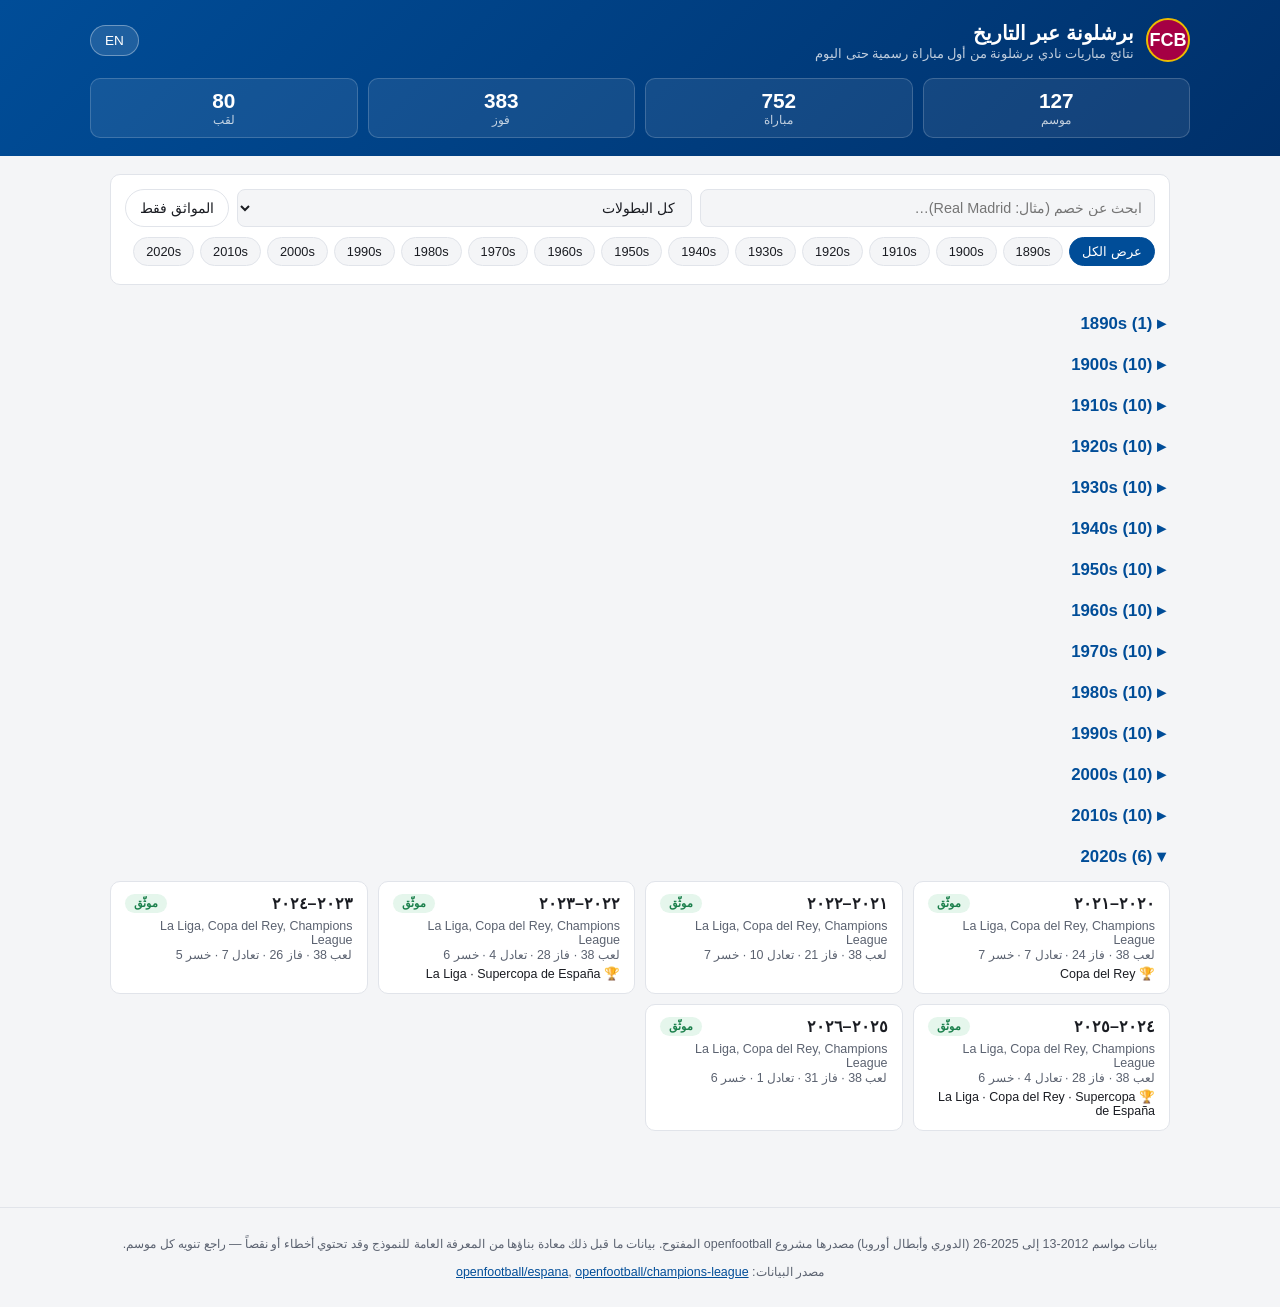
<file: barcelona/index.html>
<!doctype html>
<html lang="ar" dir="rtl">
<head>
<meta charset="utf-8">
<meta name="viewport" content="width=device-width, initial-scale=1">
<title>برشلونة عبر التاريخ</title>
<link rel="stylesheet" href="css/style.css">
</head>
<body>
<header class="site-header">
  <div class="header-row">
    <div class="brand">
      <div class="crest">FCB</div>
      <div>
        <h1>برشلونة عبر التاريخ</h1>
        <p id="subtitle">نتائج مباريات نادي برشلونة من أول مباراة رسمية حتى اليوم</p>
      </div>
    </div>
    <div class="header-actions">
      <button class="btn" id="lang-toggle" type="button">EN</button>
    </div>
  </div>
  <div class="stats-bar" id="stats-bar"></div>
</header>

<main>
  <div class="controls" id="controls">
    <div class="search-row">
      <input type="text" id="search-input" placeholder="ابحث عن خصم…">
      <select id="competition-select"></select>
      <button class="btn" id="verified-toggle" type="button" style="background:transparent;border-color:var(--border);color:var(--text);"></button>
    </div>
    <div class="decade-chips" id="decade-chips"></div>
  </div>

  <div id="search-results"></div>
  <div id="season-list"></div>
  <div id="detail-panel" hidden></div>
</main>

<footer class="site-footer">
  <p id="footer-note"></p>
  <p><span id="data-source-label">مصدر البيانات</span>: <a href="https://github.com/openfootball/espana" target="_blank" rel="noopener">openfootball/espana</a>, <a href="https://github.com/openfootball/champions-league" target="_blank" rel="noopener">openfootball/champions-league</a></p>
</footer>

<script type="module" src="js/app.js"></script>
</body>
</html>
</file>
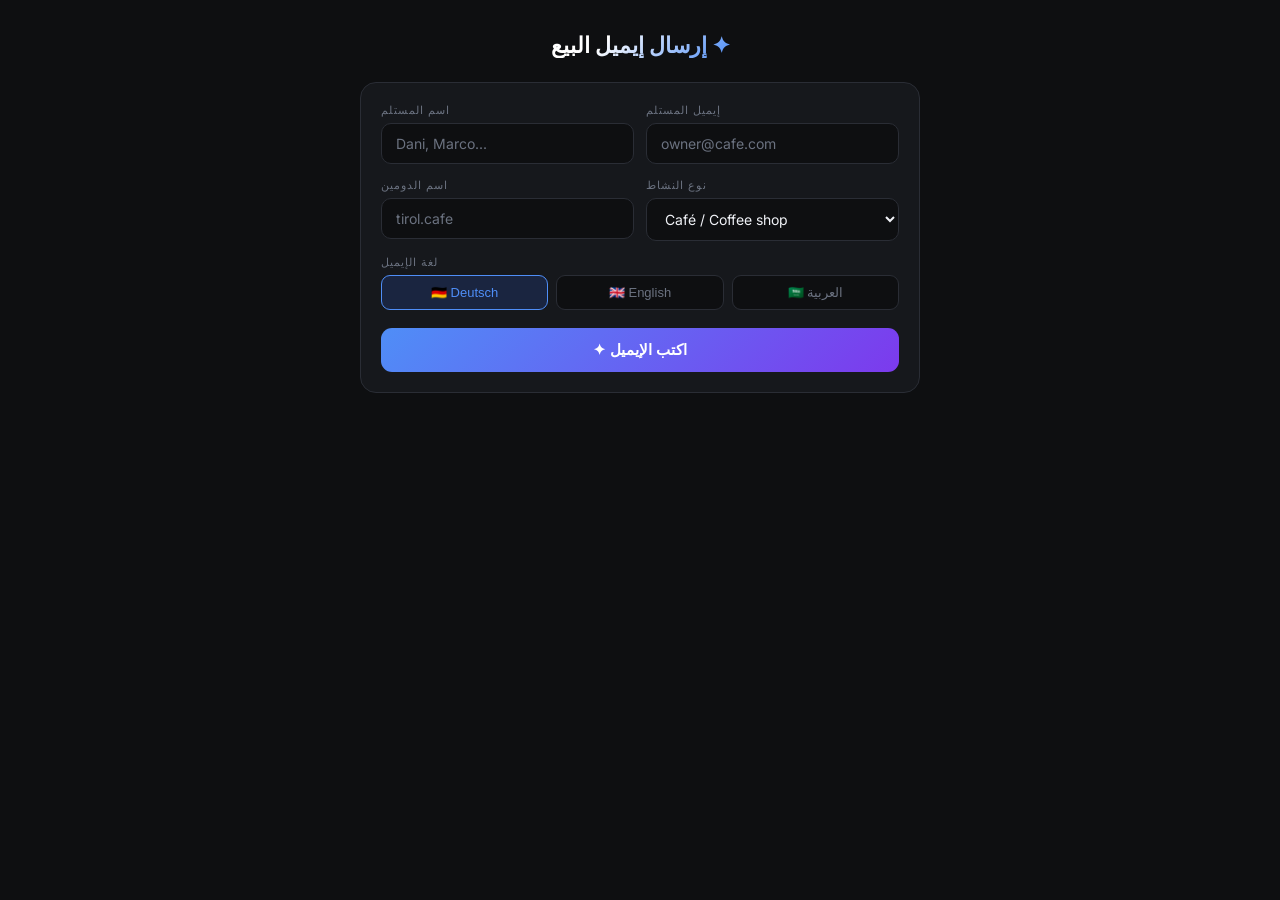
<file: static/index.html>
<!DOCTYPE html>
<html lang="en">
<head>
<meta charset="UTF-8">
<meta name="viewport" content="width=device-width, initial-scale=1.0">
<title>Domain Outreach</title>
<style>
@import url('https://fonts.googleapis.com/css2?family=Inter:wght@400;500;600&display=swap');
*{box-sizing:border-box;margin:0;padding:0}
:root{--bg:#0E0F11;--surface:#16181C;--border:#2A2D35;--accent:#4F8EF7;--accent2:#7C3AED;--text:#F0F2F7;--muted:#6B7280;--green:#10B981}
body{background:var(--bg);color:var(--text);font-family:'Inter',sans-serif;min-height:100vh;display:flex;flex-direction:column;align-items:center;padding:32px 16px}
h1{font-size:22px;font-weight:600;background:linear-gradient(135deg,#fff 30%,var(--accent));-webkit-background-clip:text;-webkit-text-fill-color:transparent;background-clip:text;margin-bottom:24px;text-align:center}
.card{background:var(--surface);border:1px solid var(--border);border-radius:16px;padding:20px;width:100%;max-width:560px;margin-bottom:14px}
.field{margin-bottom:14px}
label{display:block;font-size:11px;font-weight:500;color:var(--muted);letter-spacing:1px;text-transform:uppercase;margin-bottom:6px}
input,select{width:100%;background:var(--bg);border:1px solid var(--border);border-radius:10px;padding:11px 14px;color:var(--text);font-size:14px;font-family:'Inter',sans-serif;outline:none;transition:border-color .2s}
input:focus,select:focus{border-color:var(--accent)}
input::placeholder{color:var(--muted)}
select option{background:var(--surface)}
.row{display:grid;grid-template-columns:1fr 1fr;gap:12px}
.langs{display:flex;gap:8px}
.lb{flex:1;padding:9px;border-radius:9px;border:1px solid var(--border);background:var(--bg);color:var(--muted);font-size:13px;cursor:pointer;transition:all .2s}
.lb.on{border-color:var(--accent);color:var(--accent);background:#1a2540}
.btn{width:100%;padding:13px;border-radius:11px;border:none;background:linear-gradient(135deg,var(--accent),var(--accent2));color:#fff;font-size:15px;font-weight:600;cursor:pointer;margin-top:4px}
.btn:disabled{opacity:.4;cursor:not-allowed}
.res{background:var(--surface);border:1px solid var(--border);border-radius:16px;padding:20px;width:100%;max-width:560px;display:none}
.res.show{display:block}
.rl{font-size:11px;letter-spacing:1.5px;text-transform:uppercase;color:var(--muted);margin-bottom:6px}
.subj{font-size:13px;color:var(--accent);background:#1C2033;padding:10px 13px;border-radius:8px;margin-bottom:14px}
.body{background:var(--bg);border:1px solid var(--border);border-radius:10px;padding:14px;font-size:13px;line-height:1.75;white-space:pre-wrap;margin-bottom:16px}
.acts{display:flex;gap:10px;margin-bottom:12px}
.ab{flex:1;padding:11px;border-radius:9px;border:1px solid var(--border);background:transparent;color:var(--text);font-size:13px;cursor:pointer;transition:all .2s}
.ab.go{background:var(--green);border-color:var(--green);color:#fff}
.ab:disabled{opacity:.4;cursor:not-allowed}
.ok{display:none;text-align:center;padding:11px;background:#0d2b1f;border:1px solid var(--green);border-radius:10px;color:var(--green);font-size:14px;margin-bottom:12px}
.er{display:none;text-align:center;padding:11px;background:#2b0d0d;border:1px solid #ef4444;border-radius:10px;color:#ef4444;font-size:13px;margin-bottom:12px}
.tip{font-size:12px;color:var(--muted);text-align:center}
.sp{width:15px;height:15px;border:2px solid rgba(255,255,255,.2);border-top-color:#fff;border-radius:50%;animation:spin .7s linear infinite;display:inline-block;margin-right:6px;vertical-align:middle}
@keyframes spin{to{transform:rotate(360deg)}}
</style>
</head>
<body>
<h1>إرسال إيميل البيع ✦</h1>
<div class="card">
  <div class="row">
    <div class="field"><label>اسم المستلم</label><input id="f-name" placeholder="Dani, Marco..."></div>
    <div class="field"><label>إيميل المستلم</label><input id="f-email" type="email" placeholder="owner@cafe.com"></div>
  </div>
  <div class="row">
    <div class="field"><label>اسم الدومين</label><input id="f-domain" placeholder="tirol.cafe"></div>
    <div class="field"><label>نوع النشاط</label>
      <select id="f-type">
        <option value="cafe">Café / Coffee shop</option>
        <option value="restaurant">Restaurant</option>
        <option value="taxi">Taxi company</option>
        <option value="auto">Auto / Car services</option>
        <option value="startup">Startup / Tech</option>
        <option value="fintech">Fintech / Payments</option>
        <option value="general">General</option>
      </select>
    </div>
  </div>
  <div class="field"><label>لغة الإيميل</label>
    <div class="langs">
      <button class="lb on" onclick="setLang('de',this)">🇩🇪 Deutsch</button>
      <button class="lb" onclick="setLang('en',this)">🇬🇧 English</button>
      <button class="lb" onclick="setLang('ar',this)">🇸🇦 العربية</button>
    </div>
  </div>
  <button class="btn" id="genBtn" onclick="generate()">✦ اكتب الإيميل</button>
</div>
<div class="res" id="resCard">
  <div class="rl">SUBJECT</div>
  <div class="subj" id="r-subj"></div>
  <div class="rl">BODY</div>
  <div class="body" id="r-body"></div>
  <div class="ok" id="ok">✓ تم الإرسال بنجاح من kamiran@kamiran.me</div>
  <div class="er" id="er"></div>
  <div class="acts">
    <button class="ab" onclick="copyAll()">📋 نسخ</button>
    <button class="ab go" id="sendBtn" onclick="sendNow()">📨 إرسال الآن</button>
  </div>
  <p class="tip">⚡ يُرسل مباشرة من kamiran@kamiran.me</p>
</div>
<script>
var lang='de';
function setLang(l,btn){lang=l;document.querySelectorAll('.lb').forEach(function(b){b.classList.remove('on')});btn.classList.add('on')}
function val(id){return document.getElementById(id).value.trim()}
function el(id){return document.getElementById(id)}
async function generate(){
  var domain=val('f-domain');
  if(!domain){alert('أدخل اسم الدومين');return}
  var btn=el('genBtn');
  btn.disabled=true;btn.innerHTML='<span class="sp"></span>جاري الكتابة...';
  el('ok').style.display='none';el('er').style.display='none';
  try{
    var r=await fetch('/generate',{method:'POST',headers:{'Content-Type':'application/json'},body:JSON.stringify({recipient:val('f-name'),domain:domain,btype:val('f-type'),lang:lang})});
    var data=await r.json();
    el('r-subj').textContent=data.subject;
    el('r-body').textContent=data.body;
    el('resCard').classList.add('show');
  }catch(e){alert('خطأ — حاول مرة ثانية')}
  btn.disabled=false;btn.innerHTML='✦ اكتب الإيميل';
}
async function sendNow(){
  var email=val('f-email');
  var subject=el('r-subj').textContent;
  var body=el('r-body').textContent;
  if(!email){alert('أدخل إيميل المستلم');return}
  if(!subject){alert('اضغط اكتب الإيميل أولاً');return}
  var btn=el('sendBtn');
  btn.disabled=true;btn.innerHTML='<span class="sp"></span>جاري الإرسال...';
  el('ok').style.display='none';el('er').style.display='none';
  try{
    var r=await fetch('/send',{method:'POST',headers:{'Content-Type':'application/json'},body:JSON.stringify({to_email:email,subject:subject,body:body})});
    var data=await r.json();
    if(data.success){el('ok').style.display='block'}
    else{el('er').textContent='خطأ: '+data.error;el('er').style.display='block'}
  }catch(e){el('er').textContent='خطأ في الاتصال';el('er').style.display='block'}
  btn.disabled=false;btn.innerHTML='📨 إرسال الآن';
}
function copyAll(){
  navigator.clipboard.writeText('Subject: '+el('r-subj').textContent+'\n\n'+el('r-body').textContent);
  var b=event.target;b.textContent='✓ تم النسخ';setTimeout(function(){b.textContent='📋 نسخ'},2000);
}
</script>
</body>
</html>
</file>
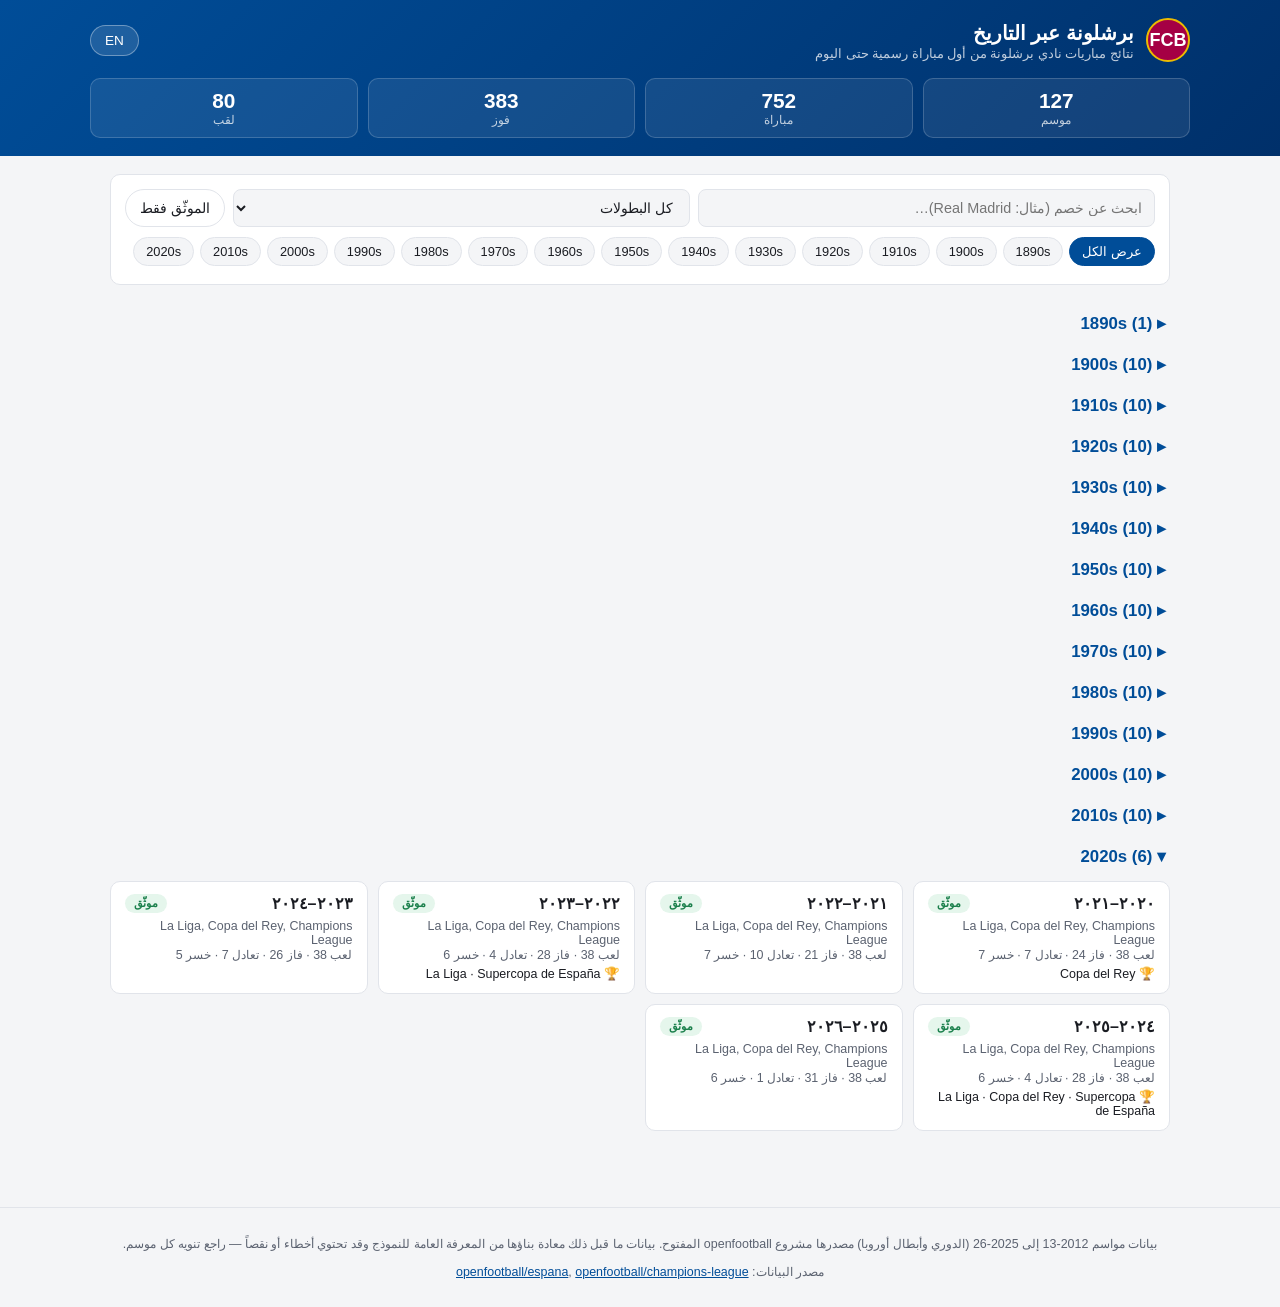
<file: barcelona/standalone.html>
<!doctype html>
<html lang="ar" dir="rtl">
<head>
<meta charset="utf-8">
<meta name="viewport" content="width=device-width, initial-scale=1">
<title>برشلونة عبر التاريخ</title>
<style>
:root {
  --blue: #004d98;
  --blue-dark: #00306a;
  --garnet: #a50044;
  --gold: #edbb00;
  --bg: #f4f5f7;
  --surface: #ffffff;
  --text: #1a1c22;
  --text-muted: #5b6270;
  --border: #e1e4ea;
  --verified: #1a7f4b;
  --verified-bg: #e5f6ec;
  --reconstructed: #9a6b00;
  --reconstructed-bg: #fdf1d6;
  --radius: 10px;
  --font: Tahoma, "Segoe UI", "Noto Sans Arabic", "Geeza Pro", Arial, sans-serif;
}

:root[data-theme="dark"] {
  --bg: #14161c;
  --surface: #1d2029;
  --text: #eef0f4;
  --text-muted: #a2a8b6;
  --border: #2b2f3a;
  --verified: #4ad493;
  --verified-bg: #113224;
  --reconstructed: #f0b93d;
  --reconstructed-bg: #382b0d;
}

@media (prefers-color-scheme: dark) {
  :root:not([data-theme="light"]) {
    --bg: #14161c;
    --surface: #1d2029;
    --text: #eef0f4;
    --text-muted: #a2a8b6;
    --border: #2b2f3a;
    --verified: #4ad493;
    --verified-bg: #113224;
    --reconstructed: #f0b93d;
    --reconstructed-bg: #382b0d;
  }
}

* { box-sizing: border-box; }
[hidden] { display: none !important; }

html, body {
  margin: 0;
  padding: 0;
  background: var(--bg);
  color: var(--text);
  font-family: var(--font);
  overflow-x: hidden;
}

body {
  min-height: 100vh;
  display: flex;
  flex-direction: column;
}

a { color: inherit; }

.site-header {
  background: linear-gradient(135deg, var(--blue) 0%, var(--blue-dark) 100%);
  color: #fff;
  padding: 18px 20px;
}

.header-row {
  display: flex;
  align-items: center;
  justify-content: space-between;
  gap: 12px;
  max-width: 1100px;
  margin: 0 auto;
  flex-wrap: wrap;
}

.brand {
  display: flex;
  align-items: center;
  gap: 12px;
}

.crest {
  width: 44px;
  height: 44px;
  border-radius: 50%;
  background: var(--garnet);
  display: flex;
  align-items: center;
  justify-content: center;
  font-weight: bold;
  font-size: 18px;
  border: 2px solid var(--gold);
  flex-shrink: 0;
}

.brand h1 {
  font-size: 1.25rem;
  margin: 0;
  line-height: 1.3;
}

.brand p {
  margin: 0;
  font-size: 0.8rem;
  color: rgba(255,255,255,0.75);
}

.header-actions {
  display: flex;
  gap: 8px;
}

.btn {
  background: rgba(255,255,255,0.12);
  border: 1px solid rgba(255,255,255,0.35);
  color: #fff;
  padding: 7px 14px;
  border-radius: 999px;
  font-size: 0.85rem;
  cursor: pointer;
  font-family: inherit;
}
.btn:hover { background: rgba(255,255,255,0.22); }
.btn.active { background: var(--gold); color: #1a1c22; border-color: var(--gold); }

.stats-bar {
  max-width: 1100px;
  margin: 16px auto 0;
  display: grid;
  grid-template-columns: repeat(auto-fit, minmax(110px, 1fr));
  gap: 10px;
}

.stat-tile {
  background: rgba(255,255,255,0.08);
  border: 1px solid rgba(255,255,255,0.18);
  border-radius: var(--radius);
  padding: 10px 12px;
  text-align: center;
}
.stat-tile .num { font-size: 1.3rem; font-weight: 700; }
.stat-tile .label { font-size: 0.72rem; color: rgba(255,255,255,0.75); }

main {
  flex: 1;
  max-width: 1100px;
  width: 100%;
  margin: 0 auto;
  padding: 18px 20px 60px;
}

.controls {
  background: var(--surface);
  border: 1px solid var(--border);
  border-radius: var(--radius);
  padding: 14px;
  margin-bottom: 18px;
  display: flex;
  flex-direction: column;
  gap: 10px;
}

.search-row {
  display: flex;
  gap: 8px;
  flex-wrap: wrap;
}

.search-row input[type="text"], .search-row select {
  flex: 1;
  min-width: 160px;
  padding: 9px 12px;
  border-radius: 8px;
  border: 1px solid var(--border);
  background: var(--bg);
  color: var(--text);
  font-family: inherit;
  font-size: 0.9rem;
}

.decade-chips {
  display: flex;
  gap: 6px;
  overflow-x: auto;
  padding-bottom: 4px;
}

.chip {
  flex-shrink: 0;
  padding: 6px 12px;
  border-radius: 999px;
  border: 1px solid var(--border);
  background: var(--bg);
  color: var(--text);
  font-size: 0.8rem;
  cursor: pointer;
  white-space: nowrap;
  font-family: inherit;
}
.chip.active { background: var(--blue); border-color: var(--blue); color: #fff; }

.toggle-row {
  display: flex;
  align-items: center;
  gap: 10px;
  font-size: 0.85rem;
  color: var(--text-muted);
}

#search-results {
  margin-bottom: 18px;
}

.badge {
  display: inline-block;
  font-size: 0.68rem;
  font-weight: 700;
  padding: 3px 9px;
  border-radius: 999px;
}
.badge.verified { background: var(--verified-bg); color: var(--verified); }
.badge.reconstructed { background: var(--reconstructed-bg); color: var(--reconstructed); }

.decade-group summary {
  cursor: pointer;
  font-weight: 700;
  padding: 10px 4px;
  font-size: 1.05rem;
  color: var(--blue);
  list-style: none;
}
:root[data-theme="dark"] .decade-group summary,
@media (prefers-color-scheme: dark) { .decade-group summary { color: #6fa8dc; } }
.decade-group summary::-webkit-details-marker { display: none; }
.decade-group summary::before { content: "▸ "; }
.decade-group[open] summary::before { content: "▾ "; }

.season-grid {
  display: grid;
  grid-template-columns: repeat(auto-fill, minmax(230px, 1fr));
  gap: 10px;
  padding: 4px 0 16px;
}

.season-card {
  background: var(--surface);
  border: 1px solid var(--border);
  border-radius: var(--radius);
  padding: 12px 14px;
  cursor: pointer;
  transition: border-color .15s ease;
}
.season-card:hover { border-color: var(--blue); }
.season-card .row1 {
  display: flex;
  justify-content: space-between;
  align-items: center;
  margin-bottom: 6px;
}
.season-card .label { font-weight: 700; }
.season-card .meta { font-size: 0.78rem; color: var(--text-muted); }
.season-card .trophies { font-size: 0.78rem; margin-top: 4px; }

.detail-panel {
  background: var(--surface);
  border: 1px solid var(--border);
  border-radius: var(--radius);
  padding: 18px;
}

.detail-header {
  display: flex;
  justify-content: space-between;
  align-items: flex-start;
  flex-wrap: wrap;
  gap: 10px;
  margin-bottom: 12px;
}

.back-link {
  display: inline-block;
  margin-bottom: 14px;
  color: var(--blue);
  cursor: pointer;
  font-size: 0.9rem;
}

.disclaimer-banner {
  background: var(--reconstructed-bg);
  color: var(--reconstructed);
  border: 1px solid var(--reconstructed);
  border-radius: 8px;
  padding: 10px 14px;
  font-size: 0.85rem;
  margin-bottom: 14px;
}

.match-row {
  display: flex;
  align-items: center;
  gap: 10px;
  padding: 10px 6px;
  border-bottom: 1px solid var(--border);
  font-size: 0.9rem;
  flex-wrap: wrap;
}
.match-row:last-child { border-bottom: none; }
.match-date { color: var(--text-muted); font-size: 0.78rem; width: 90px; flex-shrink: 0; }
.match-competition { font-size: 0.72rem; color: var(--text-muted); background: var(--bg); border-radius: 6px; padding: 2px 7px; }
.match-teams { flex: 1; min-width: 180px; font-weight: 600; }
.match-score { font-weight: 700; color: var(--blue); }
.match-notes { width: 100%; font-size: 0.8rem; color: var(--text-muted); font-style: italic; }
.match-row.notable { background: var(--verified-bg); border-radius: 8px; }

.error-banner, .empty-state {
  padding: 20px;
  text-align: center;
  color: var(--text-muted);
}

.site-footer {
  border-top: 1px solid var(--border);
  padding: 16px 20px;
  font-size: 0.78rem;
  color: var(--text-muted);
  text-align: center;
}
.site-footer a { color: var(--blue); }

@media (max-width: 560px) {
  .brand h1 { font-size: 1.05rem; }
  .stats-bar { grid-template-columns: repeat(3, 1fr); }
  .match-teams { min-width: 140px; }
}

</style>
</head>
<body>
<header class="site-header">
  <div class="header-row">
    <div class="brand">
      <div class="crest">FCB</div>
      <div>
        <h1>برشلونة عبر التاريخ</h1>
        <p id="subtitle">نتائج مباريات نادي برشلونة من أول مباراة رسمية حتى اليوم</p>
      </div>
    </div>
    <div class="header-actions">
      <button class="btn" id="lang-toggle" type="button">EN</button>
    </div>
  </div>
  <div class="stats-bar" id="stats-bar"></div>
</header>

<main>
  <div class="controls" id="controls">
    <div class="search-row">
      <input type="text" id="search-input" placeholder="ابحث عن خصم…">
      <select id="competition-select"></select>
      <button class="btn" id="verified-toggle" type="button" style="background:transparent;border-color:var(--border);color:var(--text);"></button>
    </div>
    <div class="decade-chips" id="decade-chips"></div>
  </div>

  <div id="search-results"></div>
  <div id="season-list"></div>
  <div id="detail-panel" hidden></div>
</main>

<footer class="site-footer">
  <p id="footer-note"></p>
  <p>مصدر البيانات: <a href="https://github.com/openfootball/espana" target="_blank" rel="noopener">openfootball/espana</a>, <a href="https://github.com/openfootball/champions-league" target="_blank" rel="noopener">openfootball/champions-league</a></p>
</footer>

<script>

const SEASONS_DATA = [{"id": "1899-00", "label_ar": "١٨٩٩–١٩٠٠", "label_en": "1899–1900", "source": "reconstructed", "disclaimer_ar": "بيانات هذا الموسم معادة بناؤها من المعرفة العامة للنموذج ولم يتم التحقق منها من مصدر بيانات مباشر؛ قد تكون غير كاملة أو تحتوي على أخطاء، خصوصاً في المباريات غير المشهورة.", "disclaimer_en": "This season's data was reconstructed from the model's general knowledge and has not been verified against a primary source; it may be incomplete or contain inaccuracies, especially for lesser-known matches.", "data_coverage": null, "summary": {"competitions": ["Friendly"], "league_position": null, "played": null, "won": null, "drawn": null, "lost": null, "goals_for": null, "goals_against": null, "trophies": []}, "matches": [{"date": "1899-12-08", "competition": "Friendly", "round": null, "home": "FC Barcelona", "away": "Mixed team of British and Swiss residents in Barcelona", "score": "1-0", "half_time": null, "notes": "أول مباراة رسمية موثقة لنادي برشلونة، أُقيمت بعد أسابيع قليلة من تأسيس النادي في ٢٩ نوفمبر ١٨٩٩ على يد خوان غامبر (هانس غامبر) ومجموعة من الرياضيين الأجانب والكتالونيين. تُجمع أغلب المصادر التاريخية على فوز برشلونة ١-٠، لكن التشكيلة الدقيقة لفريق الخصم وبعض تفاصيل المباراة تبقى غير موثقة بشكل قاطع، إذ لم تكن هناك تغطية صحفية منتظمة لكرة القدم في تلك الفترة المبكرة جداً.", "is_notable": true}]}, {"id": "1900-01", "label_ar": "١٩٠٠–١٩٠١", "label_en": "1900–1901", "source": "reconstructed", "disclaimer_ar": "بيانات هذا الموسم معادة بناؤها من المعرفة العامة للنموذج ولم يتم التحقق منها من مصدر بيانات مباشر؛ قد تكون غير كاملة أو تحتوي على أخطاء، خصوصاً في المباريات غير المشهورة.", "disclaimer_en": "This season's data was reconstructed from the model's general knowledge and has not been verified against a primary source; it may be incomplete or contain inaccuracies, especially for lesser-known matches.", "data_coverage": null, "summary": {"competitions": ["Friendly", "Campionat de Catalunya"], "league_position": null, "played": null, "won": null, "drawn": null, "lost": null, "goals_for": null, "goals_against": null, "trophies": []}, "matches": [{"date": "1900", "competition": "Club history (not a match)", "round": null, "home": null, "away": null, "score": null, "half_time": null, "notes": "تأسس النادي المنافس ريال كلوب ديبورتيبو إسبانيول في أكتوبر ١٩٠٠، لتنطلق بذلك أولى مواجهات ما يُعرف لاحقاً بـ\"ديربي برشلونة\" المحلي في مباريات ودية خلال هذه الفترة. لا تتوفر لدي تفاصيل موثوقة بدرجة كافية عن تاريخ أو نتيجة أول مواجهة رسمية بين الناديين لإدراجها كمباراة مؤكدة.", "is_notable": true}]}, {"id": "1901-02", "label_ar": "١٩٠١–١٩٠٢", "label_en": "1901–1902", "source": "reconstructed", "disclaimer_ar": "بيانات هذا الموسم معادة بناؤها من المعرفة العامة للنموذج ولم يتم التحقق منها من مصدر بيانات مباشر؛ قد تكون غير كاملة أو تحتوي على أخطاء، خصوصاً في المباريات غير المشهورة.", "disclaimer_en": "This season's data was reconstructed from the model's general knowledge and has not been verified against a primary source; it may be incomplete or contain inaccuracies, especially for lesser-known matches.", "data_coverage": null, "summary": {"competitions": ["Campionat de Catalunya", "Copa del Rey"], "league_position": null, "played": null, "won": null, "drawn": null, "lost": null, "goals_for": null, "goals_against": null, "trophies": []}, "matches": [{"date": "1902-04", "competition": "Copa de la Coronación (forerunner of Copa del Rey)", "round": "Final", "home": "Vizcaya (representative Bilbao select team)", "away": "FC Barcelona", "score": "2-1", "half_time": null, "notes": "خسر برشلونة نهائي أول نسخة من البطولة التي عُرفت لاحقاً بكأس ملك إسبانيا (كوپا ديل ري)، والتي أُقيمت في مدريد بمناسبة تتويج الملك ألفونسو الثالث عشر، أمام منتخب تمثيلي لأندية بلباو (فيزكايا). يُعد هذا أول ظهور بارز لبرشلونة في بطولة ذات طابع وطني، رغم أن اليوم الدقيق للمباراة غير مؤكد بشكل كامل لدي.", "is_notable": true}]}, {"id": "1902-03", "label_ar": "١٩٠٢–١٩٠٣", "label_en": "1902–1903", "source": "reconstructed", "disclaimer_ar": "بيانات هذا الموسم معادة بناؤها من المعرفة العامة للنموذج ولم يتم التحقق منها من مصدر بيانات مباشر؛ قد تكون غير كاملة أو تحتوي على أخطاء، خصوصاً في المباريات غير المشهورة.", "disclaimer_en": "This season's data was reconstructed from the model's general knowledge and has not been verified against a primary source; it may be incomplete or contain inaccuracies, especially for lesser-known matches.", "data_coverage": null, "summary": {"competitions": ["Campionat de Catalunya", "Copa del Rey"], "league_position": null, "played": null, "won": null, "drawn": null, "lost": null, "goals_for": null, "goals_against": null, "trophies": []}, "matches": []}, {"id": "1903-04", "label_ar": "١٩٠٣–١٩٠٤", "label_en": "1903–1904", "source": "reconstructed", "disclaimer_ar": "بيانات هذا الموسم معادة بناؤها من المعرفة العامة للنموذج ولم يتم التحقق منها من مصدر بيانات مباشر؛ قد تكون غير كاملة أو تحتوي على أخطاء، خصوصاً في المباريات غير المشهورة.", "disclaimer_en": "This season's data was reconstructed from the model's general knowledge and has not been verified against a primary source; it may be incomplete or contain inaccuracies, especially for lesser-known matches.", "data_coverage": null, "summary": {"competitions": ["Campionat de Catalunya", "Copa del Rey"], "league_position": null, "played": null, "won": null, "drawn": null, "lost": null, "goals_for": null, "goals_against": null, "trophies": []}, "matches": []}, {"id": "1904-05", "label_ar": "١٩٠٤–١٩٠٥", "label_en": "1904–1905", "source": "reconstructed", "disclaimer_ar": "بيانات هذا الموسم معادة بناؤها من المعرفة العامة للنموذج ولم يتم التحقق منها من مصدر بيانات مباشر؛ قد تكون غير كاملة أو تحتوي على أخطاء، خصوصاً في المباريات غير المشهورة.", "disclaimer_en": "This season's data was reconstructed from the model's general knowledge and has not been verified against a primary source; it may be incomplete or contain inaccuracies, especially for lesser-known matches.", "data_coverage": null, "summary": {"competitions": ["Campionat de Catalunya", "Copa del Rey"], "league_position": null, "played": null, "won": null, "drawn": null, "lost": null, "goals_for": null, "goals_against": null, "trophies": []}, "matches": []}, {"id": "1905-06", "label_ar": "١٩٠٥–١٩٠٦", "label_en": "1905–1906", "source": "reconstructed", "disclaimer_ar": "بيانات هذا الموسم معادة بناؤها من المعرفة العامة للنموذج ولم يتم التحقق منها من مصدر بيانات مباشر؛ قد تكون غير كاملة أو تحتوي على أخطاء، خصوصاً في المباريات غير المشهورة.", "disclaimer_en": "This season's data was reconstructed from the model's general knowledge and has not been verified against a primary source; it may be incomplete or contain inaccuracies, especially for lesser-known matches.", "data_coverage": null, "summary": {"competitions": ["Campionat de Catalunya", "Copa del Rey"], "league_position": null, "played": null, "won": null, "drawn": null, "lost": null, "goals_for": null, "goals_against": null, "trophies": []}, "matches": []}, {"id": "1906-07", "label_ar": "١٩٠٦–١٩٠٧", "label_en": "1906–1907", "source": "reconstructed", "disclaimer_ar": "بيانات هذا الموسم معادة بناؤها من المعرفة العامة للنموذج ولم يتم التحقق منها من مصدر بيانات مباشر؛ قد تكون غير كاملة أو تحتوي على أخطاء، خصوصاً في المباريات غير المشهورة.", "disclaimer_en": "This season's data was reconstructed from the model's general knowledge and has not been verified against a primary source; it may be incomplete or contain inaccuracies, especially for lesser-known matches.", "data_coverage": null, "summary": {"competitions": ["Campionat de Catalunya", "Copa del Rey"], "league_position": null, "played": null, "won": null, "drawn": null, "lost": null, "goals_for": null, "goals_against": null, "trophies": []}, "matches": []}, {"id": "1907-08", "label_ar": "١٩٠٧–١٩٠٨", "label_en": "1907–1908", "source": "reconstructed", "disclaimer_ar": "بيانات هذا الموسم معادة بناؤها من المعرفة العامة للنموذج ولم يتم التحقق منها من مصدر بيانات مباشر؛ قد تكون غير كاملة أو تحتوي على أخطاء، خصوصاً في المباريات غير المشهورة.", "disclaimer_en": "This season's data was reconstructed from the model's general knowledge and has not been verified against a primary source; it may be incomplete or contain inaccuracies, especially for lesser-known matches.", "data_coverage": null, "summary": {"competitions": ["Campionat de Catalunya", "Copa del Rey"], "league_position": null, "played": null, "won": null, "drawn": null, "lost": null, "goals_for": null, "goals_against": null, "trophies": []}, "matches": []}, {"id": "1908-09", "label_ar": "١٩٠٨–١٩٠٩", "label_en": "1908–1909", "source": "reconstructed", "disclaimer_ar": "بيانات هذا الموسم معادة بناؤها من المعرفة العامة للنموذج ولم يتم التحقق منها من مصدر بيانات مباشر؛ قد تكون غير كاملة أو تحتوي على أخطاء، خصوصاً في المباريات غير المشهورة.", "disclaimer_en": "This season's data was reconstructed from the model's general knowledge and has not been verified against a primary source; it may be incomplete or contain inaccuracies, especially for lesser-known matches.", "data_coverage": null, "summary": {"competitions": ["Campionat de Catalunya", "Copa del Rey"], "league_position": null, "played": null, "won": null, "drawn": null, "lost": null, "goals_for": null, "goals_against": null, "trophies": []}, "matches": []}, {"id": "1909-10", "label_ar": "١٩٠٩–١٩١٠", "label_en": "1909–1910", "source": "reconstructed", "disclaimer_ar": "بيانات هذا الموسم معادة بناؤها من المعرفة العامة للنموذج ولم يتم التحقق منها من مصدر بيانات مباشر؛ قد تكون غير كاملة أو تحتوي على أخطاء، خصوصاً في المباريات غير المشهورة.", "disclaimer_en": "This season's data was reconstructed from the model's general knowledge and has not been verified against a primary source; it may be incomplete or contain inaccuracies, especially for lesser-known matches.", "data_coverage": null, "summary": {"competitions": ["Campionat de Catalunya", "Copa del Rey"], "league_position": null, "played": null, "won": null, "drawn": null, "lost": null, "goals_for": null, "goals_against": null, "trophies": ["Copa del Rey"]}, "matches": [{"date": "1910", "competition": "Club history (not a match)", "round": null, "home": null, "away": null, "score": null, "half_time": null, "notes": "يُذكر عادة أن برشلونة توّج بلقب كأس الملك (كوپا ديل ري) لعام ١٩١٠، وهو أول لقب للنادي في هذه البطولة. شهدت نسخة تلك السنة اضطراباً تنظيمياً واضحاً بسبب خلافات بين الاتحادات الرياضية الإسبانية آنذاك، حيث أُقيمت أكثر من بطولة متوازية تحت مسميات مختلفة، ما يجعل تفاصيل الخصم والنتيجة الدقيقة في النهائي غير موثقة لدي بما يكفي لذكرها كحقيقة قاطعة.", "is_notable": true}]}, {"id": "1910-11", "label_ar": "١٩١٠–١٩١١", "label_en": "1910–1911", "source": "reconstructed", "disclaimer_ar": "بيانات هذا الموسم معادة بناؤها من المعرفة العامة للنموذج ولم يتم التحقق منها من مصدر بيانات مباشر؛ قد تكون غير كاملة أو تحتوي على أخطاء، خصوصاً في المباريات غير المشهورة.", "disclaimer_en": "This season's data was reconstructed from the model's general knowledge and has not been verified against a primary source; it may be incomplete or contain inaccuracies, especially for lesser-known matches.", "data_coverage": null, "summary": {"competitions": ["Campionat de Catalunya", "Copa del Rey"], "league_position": null, "played": null, "won": null, "drawn": null, "lost": null, "goals_for": null, "goals_against": null, "trophies": []}, "matches": []}, {"id": "1911-12", "label_ar": "١٩١١–١٩١٢", "label_en": "1911–1912", "source": "reconstructed", "disclaimer_ar": "بيانات هذا الموسم معادة بناؤها من المعرفة العامة للنموذج ولم يتم التحقق منها من مصدر بيانات مباشر؛ قد تكون غير كاملة أو تحتوي على أخطاء، خصوصاً في المباريات غير المشهورة.", "disclaimer_en": "This season's data was reconstructed from the model's general knowledge and has not been verified against a primary source; it may be incomplete or contain inaccuracies, especially for lesser-known matches.", "data_coverage": null, "summary": {"competitions": ["Campionat de Catalunya", "Copa del Rey"], "league_position": null, "played": null, "won": null, "drawn": null, "lost": null, "goals_for": null, "goals_against": null, "trophies": ["Copa del Rey"]}, "matches": [{"date": "1912-02", "competition": "Club history (not a match)", "round": null, "home": null, "away": null, "score": null, "half_time": null, "notes": "خاض اللاعب الفلبيني الأصل باولينو ألكانتارا (١٥ عاماً آنذاك) أولى مبارياته مع برشلونة في هذه الفترة تقريباً، وتحكي الروايات التاريخية أنه سجل هدفاً بقوة لافتة منذ ظهوره الأول، ليصبح لاحقاً أحد أبرز الهدافين في تاريخ النادي المبكر. التاريخ الدقيق للمباراة والنتيجة الكاملة غير مؤكدين بما يكفي لديّ لذكرهما بدقة.", "is_notable": true}, {"date": "1912", "competition": "Club history (not a match)", "round": null, "home": null, "away": null, "score": null, "half_time": null, "notes": "يُذكر عادة أن برشلونة توّج بلقب كأس الملك لعام ١٩١٢، ثاني ألقابه في هذه البطولة، دون أن تتوفر لدي تفاصيل موثوقة كافية عن هوية الخصم في النهائي أو النتيجة الدقيقة لإدراجها كحقيقة مؤكدة.", "is_notable": true}]}, {"id": "1912-13", "label_ar": "١٩١٢–١٩١٣", "label_en": "1912–1913", "source": "reconstructed", "disclaimer_ar": "بيانات هذا الموسم معادة بناؤها من المعرفة العامة للنموذج ولم يتم التحقق منها من مصدر بيانات مباشر؛ قد تكون غير كاملة أو تحتوي على أخطاء، خصوصاً في المباريات غير المشهورة.", "disclaimer_en": "This season's data was reconstructed from the model's general knowledge and has not been verified against a primary source; it may be incomplete or contain inaccuracies, especially for lesser-known matches.", "data_coverage": null, "summary": {"competitions": ["Campionat de Catalunya", "Copa del Rey"], "league_position": null, "played": null, "won": null, "drawn": null, "lost": null, "goals_for": null, "goals_against": null, "trophies": ["Copa del Rey"]}, "matches": [{"date": "1913", "competition": "Club history (not a match)", "round": null, "home": null, "away": null, "score": null, "half_time": null, "notes": "يُذكر عادة أن برشلونة توّج بلقب كأس الملك لعام ١٩١٣، دون أن تتوفر لدي تفاصيل موثوقة كافية عن هوية الخصم في النهائي أو النتيجة الدقيقة لإدراجها كحقيقة مؤكدة.", "is_notable": true}]}, {"id": "1913-14", "label_ar": "١٩١٣–١٩١٤", "label_en": "1913–1914", "source": "reconstructed", "disclaimer_ar": "بيانات هذا الموسم معادة بناؤها من المعرفة العامة للنموذج ولم يتم التحقق منها من مصدر بيانات مباشر؛ قد تكون غير كاملة أو تحتوي على أخطاء، خصوصاً في المباريات غير المشهورة.", "disclaimer_en": "This season's data was reconstructed from the model's general knowledge and has not been verified against a primary source; it may be incomplete or contain inaccuracies, especially for lesser-known matches.", "data_coverage": null, "summary": {"competitions": ["Campionat de Catalunya", "Copa del Rey"], "league_position": null, "played": null, "won": null, "drawn": null, "lost": null, "goals_for": null, "goals_against": null, "trophies": []}, "matches": []}, {"id": "1914-15", "label_ar": "١٩١٤–١٩١٥", "label_en": "1914–1915", "source": "reconstructed", "disclaimer_ar": "بيانات هذا الموسم معادة بناؤها من المعرفة العامة للنموذج ولم يتم التحقق منها من مصدر بيانات مباشر؛ قد تكون غير كاملة أو تحتوي على أخطاء، خصوصاً في المباريات غير المشهورة.", "disclaimer_en": "This season's data was reconstructed from the model's general knowledge and has not been verified against a primary source; it may be incomplete or contain inaccuracies, especially for lesser-known matches.", "data_coverage": null, "summary": {"competitions": ["Campionat de Catalunya", "Copa del Rey"], "league_position": null, "played": null, "won": null, "drawn": null, "lost": null, "goals_for": null, "goals_against": null, "trophies": []}, "matches": []}, {"id": "1915-16", "label_ar": "١٩١٥–١٩١٦", "label_en": "1915–1916", "source": "reconstructed", "disclaimer_ar": "بيانات هذا الموسم معادة بناؤها من المعرفة العامة للنموذج ولم يتم التحقق منها من مصدر بيانات مباشر؛ قد تكون غير كاملة أو تحتوي على أخطاء، خصوصاً في المباريات غير المشهورة.", "disclaimer_en": "This season's data was reconstructed from the model's general knowledge and has not been verified against a primary source; it may be incomplete or contain inaccuracies, especially for lesser-known matches.", "data_coverage": null, "summary": {"competitions": ["Campionat de Catalunya", "Copa del Rey"], "league_position": null, "played": null, "won": null, "drawn": null, "lost": null, "goals_for": null, "goals_against": null, "trophies": []}, "matches": []}, {"id": "1916-17", "label_ar": "١٩١٦–١٩١٧", "label_en": "1916–1917", "source": "reconstructed", "disclaimer_ar": "بيانات هذا الموسم معادة بناؤها من المعرفة العامة للنموذج ولم يتم التحقق منها من مصدر بيانات مباشر؛ قد تكون غير كاملة أو تحتوي على أخطاء، خصوصاً في المباريات غير المشهورة.", "disclaimer_en": "This season's data was reconstructed from the model's general knowledge and has not been verified against a primary source; it may be incomplete or contain inaccuracies, especially for lesser-known matches.", "data_coverage": null, "summary": {"competitions": ["Campionat de Catalunya", "Copa del Rey"], "league_position": null, "played": null, "won": null, "drawn": null, "lost": null, "goals_for": null, "goals_against": null, "trophies": []}, "matches": []}, {"id": "1917-18", "label_ar": "١٩١٧–١٩١٨", "label_en": "1917–1918", "source": "reconstructed", "disclaimer_ar": "بيانات هذا الموسم معادة بناؤها من المعرفة العامة للنموذج ولم يتم التحقق منها من مصدر بيانات مباشر؛ قد تكون غير كاملة أو تحتوي على أخطاء، خصوصاً في المباريات غير المشهورة.", "disclaimer_en": "This season's data was reconstructed from the model's general knowledge and has not been verified against a primary source; it may be incomplete or contain inaccuracies, especially for lesser-known matches.", "data_coverage": null, "summary": {"competitions": ["Campionat de Catalunya", "Copa del Rey"], "league_position": null, "played": null, "won": null, "drawn": null, "lost": null, "goals_for": null, "goals_against": null, "trophies": []}, "matches": []}, {"id": "1918-19", "label_ar": "١٩١٨–١٩١٩", "label_en": "1918–1919", "source": "reconstructed", "disclaimer_ar": "بيانات هذا الموسم معادة بناؤها من المعرفة العامة للنموذج ولم يتم التحقق منها من مصدر بيانات مباشر؛ قد تكون غير كاملة أو تحتوي على أخطاء، خصوصاً في المباريات غير المشهورة.", "disclaimer_en": "This season's data was reconstructed from the model's general knowledge and has not been verified against a primary source; it may be incomplete or contain inaccuracies, especially for lesser-known matches.", "data_coverage": null, "summary": {"competitions": ["Campionat de Catalunya", "Copa del Rey"], "league_position": null, "played": null, "won": null, "drawn": null, "lost": null, "goals_for": null, "goals_against": null, "trophies": ["Copa del Rey"]}, "matches": [{"date": "1919", "competition": "Club history (not a match)", "round": null, "home": null, "away": null, "score": null, "half_time": null, "notes": "يُذكر عادة أن برشلونة توّج بلقب كأس الملك لعام ١٩١٩، ضمن سلسلة نجاحات النادي المتكررة في هذه البطولة خلال أواخر العقد الثاني وبدايات العقد الثالث من القرن العشرين، دون أن تتوفر لدي تفاصيل موثوقة كافية عن هوية الخصم في النهائي أو النتيجة الدقيقة لإدراجها كحقيقة مؤكدة.", "is_notable": true}]}, {"id": "1919-20", "label_ar": "١٩١٩–١٩٢٠", "label_en": "1919–1920", "source": "reconstructed", "disclaimer_ar": "بيانات هذا الموسم معادة بناؤها من المعرفة العامة للنموذج ولم يتم التحقق منها من مصدر بيانات مباشر؛ قد تكون غير كاملة أو تحتوي على أخطاء، خصوصاً في المباريات غير المشهورة.", "disclaimer_en": "This season's data was reconstructed from the model's general knowledge and has not been verified against a primary source; it may be incomplete or contain inaccuracies, especially for lesser-known matches.", "data_coverage": null, "summary": {"competitions": ["Campionat de Catalunya", "Copa del Rey"], "league_position": null, "played": null, "won": null, "drawn": null, "lost": null, "goals_for": null, "goals_against": null, "trophies": ["Copa del Rey"]}, "matches": [{"date": "1920", "competition": "Club history (not a match)", "round": null, "home": null, "away": null, "score": null, "half_time": null, "notes": "يُذكر عادة أن برشلونة توّج بلقب كأس الملك لعام ١٩٢٠، دون أن تتوفر لدي تفاصيل موثوقة كافية عن هوية الخصم في النهائي أو النتيجة الدقيقة لإدراجها كحقيقة مؤكدة.", "is_notable": true}]}, {"id": "1920-21", "label_ar": "١٩٢٠–١٩٢١", "label_en": "1920–1921", "source": "reconstructed", "disclaimer_ar": "بيانات هذا الموسم معادة بناؤها من المعرفة العامة للنموذج ولم يتم التحقق منها من مصدر بيانات مباشر؛ قد تكون غير كاملة أو تحتوي على أخطاء، خصوصاً في المباريات غير المشهورة.", "disclaimer_en": "This season's data was reconstructed from the model's general knowledge and has not been verified against a primary source; it may be incomplete or contain inaccuracies, especially for lesser-known matches.", "data_coverage": null, "summary": {"competitions": ["Campionat de Catalunya", "Copa del Rey"], "league_position": null, "played": null, "won": null, "drawn": null, "lost": null, "goals_for": null, "goals_against": null, "trophies": []}, "matches": []}, {"id": "1921-22", "label_ar": "١٩٢١–١٩٢٢", "label_en": "1921–1922", "source": "reconstructed", "disclaimer_ar": "بيانات هذا الموسم معادة بناؤها من المعرفة العامة للنموذج ولم يتم التحقق منها من مصدر بيانات مباشر؛ قد تكون غير كاملة أو تحتوي على أخطاء، خصوصاً في المباريات غير المشهورة.", "disclaimer_en": "This season's data was reconstructed from the model's general knowledge and has not been verified against a primary source; it may be incomplete or contain inaccuracies, especially for lesser-known matches.", "data_coverage": null, "summary": {"competitions": ["Campionat de Catalunya", "Copa del Rey"], "league_position": null, "played": null, "won": null, "drawn": null, "lost": null, "goals_for": null, "goals_against": null, "trophies": ["Copa del Rey"]}, "matches": [{"date": "1922", "competition": "Club history (not a match)", "round": null, "home": null, "away": null, "score": null, "half_time": null, "notes": "يُذكر عادة أن برشلونة توّج بلقب كأس الملك لعام ١٩٢٢، خلال فترة كان فيها النادي من أقوى الفرق الإسبانية في المسابقات الكأسية، دون أن تتوفر لدي تفاصيل موثوقة كافية عن هوية الخصم في النهائي أو النتيجة الدقيقة لإدراجها كحقيقة مؤكدة.", "is_notable": true}]}, {"id": "1922-23", "label_ar": "١٩٢٢–١٩٢٣", "label_en": "1922–1923", "source": "reconstructed", "disclaimer_ar": "بيانات هذا الموسم معادة بناؤها من المعرفة العامة للنموذج ولم يتم التحقق منها من مصدر بيانات مباشر؛ قد تكون غير كاملة أو تحتوي على أخطاء، خصوصاً في المباريات غير المشهورة.", "disclaimer_en": "This season's data was reconstructed from the model's general knowledge and has not been verified against a primary source; it may be incomplete or contain inaccuracies, especially for lesser-known matches.", "data_coverage": null, "summary": {"competitions": ["Campionat de Catalunya", "Copa del Rey"], "league_position": null, "played": null, "won": null, "drawn": null, "lost": null, "goals_for": null, "goals_against": null, "trophies": []}, "matches": []}, {"id": "1923-24", "label_ar": "١٩٢٣–١٩٢٤", "label_en": "1923–1924", "source": "reconstructed", "disclaimer_ar": "بيانات هذا الموسم معادة بناؤها من المعرفة العامة للنموذج ولم يتم التحقق منها من مصدر بيانات مباشر؛ قد تكون غير كاملة أو تحتوي على أخطاء، خصوصاً في المباريات غير المشهورة.", "disclaimer_en": "This season's data was reconstructed from the model's general knowledge and has not been verified against a primary source; it may be incomplete or contain inaccuracies, especially for lesser-known matches.", "data_coverage": null, "summary": {"competitions": ["Campionat de Catalunya", "Copa del Rey"], "league_position": null, "played": null, "won": null, "drawn": null, "lost": null, "goals_for": null, "goals_against": null, "trophies": []}, "matches": []}, {"id": "1924-25", "label_ar": "١٩٢٤–١٩٢٥", "label_en": "1924–1925", "source": "reconstructed", "disclaimer_ar": "بيانات هذا الموسم معادة بناؤها من المعرفة العامة للنموذج ولم يتم التحقق منها من مصدر بيانات مباشر؛ قد تكون غير كاملة أو تحتوي على أخطاء، خصوصاً في المباريات غير المشهورة.", "disclaimer_en": "This season's data was reconstructed from the model's general knowledge and has not been verified against a primary source; it may be incomplete or contain inaccuracies, especially for lesser-known matches.", "data_coverage": null, "summary": {"competitions": ["Campionat de Catalunya", "Copa del Rey"], "league_position": null, "played": null, "won": null, "drawn": null, "lost": null, "goals_for": null, "goals_against": null, "trophies": ["Copa del Rey"]}, "matches": [{"date": "1925", "competition": "Club history (not a match)", "round": null, "home": null, "away": null, "score": null, "half_time": null, "notes": "يُذكر عادة أن برشلونة توّج بلقب كأس الملك لعام ١٩٢٥، دون أن تتوفر لدي تفاصيل موثوقة كافية عن هوية الخصم في النهائي أو النتيجة الدقيقة لإدراجها كحقيقة مؤكدة.", "is_notable": true}, {"date": "1925-06", "competition": "Club history (not a match)", "round": null, "home": null, "away": null, "score": null, "half_time": null, "notes": "في يونيو ١٩٢٥، خلال مباراة ودية على ملعب ليس كورتس ضد فريق من طاقم سفينة بريطانية زائرة، صفّر الجمهور الكتالوني احتجاجاً أثناء عزف النشيد الملكي الإسباني (المارتشا ريال) وصفّق بحرارة للنشيد البريطاني \"الله يحفظ الملك\"، في مشهد اعتُبر تعبيراً عن رفض شعبي لدكتاتورية بريمو دي ريبيرا. أدت الحادثة إلى إغلاق السلطات لملعب النادي لمدة ستة أشهر واستقالة الرئيس المؤسس خوان غامبر لاحقاً تحت الضغط. النتيجة الدقيقة لتلك المباراة الودية غير مؤكدة لدي.", "is_notable": true}]}, {"id": "1925-26", "label_ar": "١٩٢٥–١٩٢٦", "label_en": "1925–1926", "source": "reconstructed", "disclaimer_ar": "بيانات هذا الموسم معادة بناؤها من المعرفة العامة للنموذج ولم يتم التحقق منها من مصدر بيانات مباشر؛ قد تكون غير كاملة أو تحتوي على أخطاء، خصوصاً في المباريات غير المشهورة.", "disclaimer_en": "This season's data was reconstructed from the model's general knowledge and has not been verified against a primary source; it may be incomplete or contain inaccuracies, especially for lesser-known matches.", "data_coverage": null, "summary": {"competitions": ["Campionat de Catalunya", "Copa del Rey"], "league_position": null, "played": null, "won": null, "drawn": null, "lost": null, "goals_for": null, "goals_against": null, "trophies": ["Copa del Rey"]}, "matches": [{"date": "1926", "competition": "Club history (not a match)", "round": null, "home": null, "away": null, "score": null, "half_time": null, "notes": "يُذكر عادة أن برشلونة توّج بلقب كأس الملك لعام ١٩٢٦، دون أن تتوفر لدي تفاصيل موثوقة كافية عن هوية الخصم في النهائي أو النتيجة الدقيقة لإدراجها كحقيقة مؤكدة.", "is_notable": true}]}, {"id": "1926-27", "label_ar": "١٩٢٦–١٩٢٧", "label_en": "1926–1927", "source": "reconstructed", "disclaimer_ar": "بيانات هذا الموسم معادة بناؤها من المعرفة العامة للنموذج ولم يتم التحقق منها من مصدر بيانات مباشر؛ قد تكون غير كاملة أو تحتوي على أخطاء، خصوصاً في المباريات غير المشهورة.", "disclaimer_en": "This season's data was reconstructed from the model's general knowledge and has not been verified against a primary source; it may be incomplete or contain inaccuracies, especially for lesser-known matches.", "data_coverage": null, "summary": {"competitions": ["Campionat de Catalunya", "Copa del Rey"], "league_position": null, "played": null, "won": null, "drawn": null, "lost": null, "goals_for": null, "goals_against": null, "trophies": []}, "matches": []}, {"id": "1927-28", "label_ar": "١٩٢٧–١٩٢٨", "label_en": "1927–1928", "source": "reconstructed", "disclaimer_ar": "بيانات هذا الموسم معادة بناؤها من المعرفة العامة للنموذج ولم يتم التحقق منها من مصدر بيانات مباشر؛ قد تكون غير كاملة أو تحتوي على أخطاء، خصوصاً في المباريات غير المشهورة.", "disclaimer_en": "This season's data was reconstructed from the model's general knowledge and has not been verified against a primary source; it may be incomplete or contain inaccuracies, especially for lesser-known matches.", "data_coverage": null, "summary": {"competitions": ["Campionat de Catalunya", "Copa del Rey"], "league_position": null, "played": null, "won": null, "drawn": null, "lost": null, "goals_for": null, "goals_against": null, "trophies": ["Copa del Rey"]}, "matches": [{"date": "1928", "competition": "Club history (not a match)", "round": null, "home": null, "away": null, "score": null, "half_time": null, "notes": "يُذكر عادة أن برشلونة توّج بلقب كأس الملك لعام ١٩٢٨، آخر ألقابه في هذه البطولة قبل انطلاق بطولة الدوري الإسباني (لا ليغا) في الموسم التالي، دون أن تتوفر لدي تفاصيل موثوقة كافية عن هوية الخصم في النهائي أو النتيجة الدقيقة لإدراجها كحقيقة مؤكدة.", "is_notable": true}]}, {"id": "1928-29", "label_ar": "١٩٢٨–١٩٢٩", "label_en": "1928–1929", "source": "reconstructed", "disclaimer_ar": "بيانات هذا الموسم معادة بناؤها من المعرفة العامة للنموذج ولم يتم التحقق منها من مصدر بيانات مباشر؛ قد تكون غير كاملة أو تحتوي على أخطاء، خصوصاً في المباريات غير المشهورة.", "disclaimer_en": "This season's data was reconstructed from the model's general knowledge and has not been verified against a primary source; it may be incomplete or contain inaccuracies, especially for lesser-known matches.", "data_coverage": null, "summary": {"competitions": ["Campionat de Catalunya", "Copa del Rey", "La Liga (Primera División)"], "league_position": 1, "played": 18, "won": null, "drawn": null, "lost": null, "goals_for": null, "goals_against": null, "trophies": ["La Liga (Primera División)"]}, "matches": [{"date": "1929", "competition": "Club history (not a match)", "round": null, "home": null, "away": null, "score": null, "half_time": null, "notes": "توّج برشلونة بلقب النسخة الافتتاحية لبطولة الدوري الإسباني (لا ليغا) عام ١٩٢٩، ليصبح أول بطل رسمي في تاريخ المسابقة، والتي ضمّت عشرة أندية تنافست بنظام الدوري من مباراتين (ذهاب وإياب). لا تتوفر لدي أرقام دقيقة موثوقة بما يكفي عن عدد الانتصارات والتعادلات والهزائم أو فارق الأهداف لهذا الموسم لإدراجها كحقيقة مؤكدة.", "is_notable": true}]}, {"id": "1929-30", "label_ar": "١٩٢٩–١٩٣٠", "label_en": "1929–1930", "source": "reconstructed", "disclaimer_ar": "بيانات هذا الموسم معادة بناؤها من المعرفة العامة للنموذج ولم يتم التحقق منها من مصدر بيانات مباشر؛ قد تكون غير كاملة أو تحتوي على أخطاء، خصوصاً في المباريات غير المشهورة.", "disclaimer_en": "This season's data was reconstructed from the model's general knowledge and has not been verified against a primary source; it may be incomplete or contain inaccuracies, especially for lesser-known matches.", "data_coverage": null, "summary": {"competitions": ["La Liga", "Copa del Rey"], "league_position": null, "played": null, "won": null, "drawn": null, "lost": null, "goals_for": null, "goals_against": null, "trophies": []}, "matches": []}, {"id": "1930-31", "label_ar": "١٩٣٠–١٩٣١", "label_en": "1930–1931", "source": "reconstructed", "disclaimer_ar": "بيانات هذا الموسم معادة بناؤها من المعرفة العامة للنموذج ولم يتم التحقق منها من مصدر بيانات مباشر؛ قد تكون غير كاملة أو تحتوي على أخطاء، خصوصاً في المباريات غير المشهورة.", "disclaimer_en": "This season's data was reconstructed from the model's general knowledge and has not been verified against a primary source; it may be incomplete or contain inaccuracies, especially for lesser-known matches.", "data_coverage": null, "summary": {"competitions": ["La Liga", "Copa del Rey"], "league_position": null, "played": null, "won": null, "drawn": null, "lost": null, "goals_for": null, "goals_against": null, "trophies": []}, "matches": []}, {"id": "1931-32", "label_ar": "١٩٣١–١٩٣٢", "label_en": "1931–1932", "source": "reconstructed", "disclaimer_ar": "بيانات هذا الموسم معادة بناؤها من المعرفة العامة للنموذج ولم يتم التحقق منها من مصدر بيانات مباشر؛ قد تكون غير كاملة أو تحتوي على أخطاء، خصوصاً في المباريات غير المشهورة.", "disclaimer_en": "This season's data was reconstructed from the model's general knowledge and has not been verified against a primary source; it may be incomplete or contain inaccuracies, especially for lesser-known matches.", "data_coverage": null, "summary": {"competitions": ["La Liga", "Copa del Rey"], "league_position": null, "played": null, "won": null, "drawn": null, "lost": null, "goals_for": null, "goals_against": null, "trophies": []}, "matches": []}, {"id": "1932-33", "label_ar": "١٩٣٢–١٩٣٣", "label_en": "1932–1933", "source": "reconstructed", "disclaimer_ar": "بيانات هذا الموسم معادة بناؤها من المعرفة العامة للنموذج ولم يتم التحقق منها من مصدر بيانات مباشر؛ قد تكون غير كاملة أو تحتوي على أخطاء، خصوصاً في المباريات غير المشهورة.", "disclaimer_en": "This season's data was reconstructed from the model's general knowledge and has not been verified against a primary source; it may be incomplete or contain inaccuracies, especially for lesser-known matches.", "data_coverage": null, "summary": {"competitions": ["La Liga", "Copa del Rey"], "league_position": null, "played": null, "won": null, "drawn": null, "lost": null, "goals_for": null, "goals_against": null, "trophies": []}, "matches": []}, {"id": "1933-34", "label_ar": "١٩٣٣–١٩٣٤", "label_en": "1933–1934", "source": "reconstructed", "disclaimer_ar": "بيانات هذا الموسم معادة بناؤها من المعرفة العامة للنموذج ولم يتم التحقق منها من مصدر بيانات مباشر؛ قد تكون غير كاملة أو تحتوي على أخطاء، خصوصاً في المباريات غير المشهورة.", "disclaimer_en": "This season's data was reconstructed from the model's general knowledge and has not been verified against a primary source; it may be incomplete or contain inaccuracies, especially for lesser-known matches.", "data_coverage": null, "summary": {"competitions": ["La Liga", "Copa del Rey"], "league_position": null, "played": null, "won": null, "drawn": null, "lost": null, "goals_for": null, "goals_against": null, "trophies": []}, "matches": []}, {"id": "1934-35", "label_ar": "١٩٣٤–١٩٣٥", "label_en": "1934–1935", "source": "reconstructed", "disclaimer_ar": "بيانات هذا الموسم معادة بناؤها من المعرفة العامة للنموذج ولم يتم التحقق منها من مصدر بيانات مباشر؛ قد تكون غير كاملة أو تحتوي على أخطاء، خصوصاً في المباريات غير المشهورة.", "disclaimer_en": "This season's data was reconstructed from the model's general knowledge and has not been verified against a primary source; it may be incomplete or contain inaccuracies, especially for lesser-known matches.", "data_coverage": null, "summary": {"competitions": ["La Liga", "Copa del Rey"], "league_position": null, "played": null, "won": null, "drawn": null, "lost": null, "goals_for": null, "goals_against": null, "trophies": []}, "matches": []}, {"id": "1935-36", "label_ar": "١٩٣٥–١٩٣٦", "label_en": "1935–1936", "source": "reconstructed", "disclaimer_ar": "بيانات هذا الموسم معادة بناؤها من المعرفة العامة للنموذج ولم يتم التحقق منها من مصدر بيانات مباشر؛ قد تكون غير كاملة أو تحتوي على أخطاء، خصوصاً في المباريات غير المشهورة.", "disclaimer_en": "This season's data was reconstructed from the model's general knowledge and has not been verified against a primary source; it may be incomplete or contain inaccuracies, especially for lesser-known matches.", "data_coverage": null, "summary": {"competitions": ["La Liga", "Copa del Rey"], "league_position": null, "played": null, "won": null, "drawn": null, "lost": null, "goals_for": null, "goals_against": null, "trophies": []}, "matches": []}, {"id": "1936-37", "label_ar": "١٩٣٦–١٩٣٧", "label_en": "1936–1937", "source": "reconstructed", "disclaimer_ar": "بيانات هذا الموسم معادة بناؤها من المعرفة العامة للنموذج ولم يتم التحقق منها من مصدر بيانات مباشر؛ قد تكون غير كاملة أو تحتوي على أخطاء، خصوصاً في المباريات غير المشهورة.", "disclaimer_en": "This season's data was reconstructed from the model's general knowledge and has not been verified against a primary source; it may be incomplete or contain inaccuracies, especially for lesser-known matches.", "data_coverage": null, "summary": {"competitions": ["La Liga — suspended (Spanish Civil War)"], "league_position": null, "played": null, "won": null, "drawn": null, "lost": null, "goals_for": null, "goals_against": null, "trophies": []}, "matches": [{"date": "1936-08", "competition": "Club history (not a match)", "round": null, "home": null, "away": null, "score": null, "half_time": null, "notes": "اندلعت الحرب الأهلية الإسبانية في يوليو ١٩٣٦ وتوقفت مسابقة الليغا الإسبانية على المستوى الوطني بالكامل خلال هذا الموسم. في أغسطس ١٩٣٦ اغتيل رئيس نادي برشلونة جوزيب سونيول على يد القوات الفرانكاوية، وهو حدث محوري في تاريخ النادي.", "is_notable": true}]}, {"id": "1937-38", "label_ar": "١٩٣٧–١٩٣٨", "label_en": "1937–1938", "source": "reconstructed", "disclaimer_ar": "بيانات هذا الموسم معادة بناؤها من المعرفة العامة للنموذج ولم يتم التحقق منها من مصدر بيانات مباشر؛ قد تكون غير كاملة أو تحتوي على أخطاء، خصوصاً في المباريات غير المشهورة.", "disclaimer_en": "This season's data was reconstructed from the model's general knowledge and has not been verified against a primary source; it may be incomplete or contain inaccuracies, especially for lesser-known matches.", "data_coverage": null, "summary": {"competitions": ["La Liga — suspended (Spanish Civil War)"], "league_position": null, "played": null, "won": null, "drawn": null, "lost": null, "goals_for": null, "goals_against": null, "trophies": []}, "matches": [{"date": "1937", "competition": "Friendly tour (Mexico and United States)", "round": null, "home": "FC Barcelona", "away": "Various opponents (exhibition tour)", "score": null, "half_time": null, "notes": "في عام ١٩٣٧ قامت برشلونة بجولة في المكسيك والولايات المتحدة تضمنت عدة مباريات ودية، بهدف جمع التبرعات وضمان استمرارية النادي مالياً خلال الحرب الأهلية الإسبانية، وذلك بعد اغتيال رئيس النادي جوزيب سونيول في أغسطس ١٩٣٦. لا تتوفر نتائج مؤكدة لمباريات الجولة تحديداً، واختار عدد من اللاعبين عدم العودة إلى إسبانيا بعد انتهائها.", "is_notable": true}]}, {"id": "1938-39", "label_ar": "١٩٣٨–١٩٣٩", "label_en": "1938–1939", "source": "reconstructed", "disclaimer_ar": "بيانات هذا الموسم معادة بناؤها من المعرفة العامة للنموذج ولم يتم التحقق منها من مصدر بيانات مباشر؛ قد تكون غير كاملة أو تحتوي على أخطاء، خصوصاً في المباريات غير المشهورة.", "disclaimer_en": "This season's data was reconstructed from the model's general knowledge and has not been verified against a primary source; it may be incomplete or contain inaccuracies, especially for lesser-known matches.", "data_coverage": null, "summary": {"competitions": ["La Liga — suspended (Spanish Civil War)"], "league_position": null, "played": null, "won": null, "drawn": null, "lost": null, "goals_for": null, "goals_against": null, "trophies": []}, "matches": [{"date": "1939-04", "competition": "Club history (not a match)", "round": null, "home": null, "away": null, "score": null, "half_time": null, "notes": "انتهت الحرب الأهلية الإسبانية في أبريل ١٩٣٩. لم تُستأنف مسابقة الليغا الإسبانية بشكل كامل حتى موسم ١٩٣٩–١٩٤٠.", "is_notable": true}]}, {"id": "1939-40", "label_ar": "١٩٣٩–١٩٤٠", "label_en": "1939–1940", "source": "reconstructed", "disclaimer_ar": "بيانات هذا الموسم معادة بناؤها من المعرفة العامة للنموذج ولم يتم التحقق منها من مصدر بيانات مباشر؛ قد تكون غير كاملة أو تحتوي على أخطاء، خصوصاً في المباريات غير المشهورة.", "disclaimer_en": "This season's data was reconstructed from the model's general knowledge and has not been verified against a primary source; it may be incomplete or contain inaccuracies, especially for lesser-known matches.", "data_coverage": null, "summary": {"competitions": ["La Liga", "Copa del Generalísimo"], "league_position": null, "played": null, "won": null, "drawn": null, "lost": null, "goals_for": null, "goals_against": null, "trophies": []}, "matches": []}, {"id": "1940-41", "label_ar": "١٩٤٠–١٩٤١", "label_en": "1940–1941", "source": "reconstructed", "disclaimer_ar": "بيانات هذا الموسم معادة بناؤها من المعرفة العامة للنموذج ولم يتم التحقق منها من مصدر بيانات مباشر؛ قد تكون غير كاملة أو تحتوي على أخطاء، خصوصاً في المباريات غير المشهورة.", "disclaimer_en": "This season's data was reconstructed from the model's general knowledge and has not been verified against a primary source; it may be incomplete or contain inaccuracies, especially for lesser-known matches.", "data_coverage": null, "summary": {"competitions": ["La Liga", "Copa del Generalísimo"], "league_position": null, "played": null, "won": null, "drawn": null, "lost": null, "goals_for": null, "goals_against": null, "trophies": []}, "matches": []}, {"id": "1941-42", "label_ar": "١٩٤١–١٩٤٢", "label_en": "1941–1942", "source": "reconstructed", "disclaimer_ar": "بيانات هذا الموسم معادة بناؤها من المعرفة العامة للنموذج ولم يتم التحقق منها من مصدر بيانات مباشر؛ قد تكون غير كاملة أو تحتوي على أخطاء، خصوصاً في المباريات غير المشهورة.", "disclaimer_en": "This season's data was reconstructed from the model's general knowledge and has not been verified against a primary source; it may be incomplete or contain inaccuracies, especially for lesser-known matches.", "data_coverage": null, "summary": {"competitions": ["La Liga", "Copa del Generalísimo"], "league_position": null, "played": null, "won": null, "drawn": null, "lost": null, "goals_for": null, "goals_against": null, "trophies": ["Copa del Generalísimo"]}, "matches": []}, {"id": "1942-43", "label_ar": "١٩٤٢–١٩٤٣", "label_en": "1942–1943", "source": "reconstructed", "disclaimer_ar": "بيانات هذا الموسم معادة بناؤها من المعرفة العامة للنموذج ولم يتم التحقق منها من مصدر بيانات مباشر؛ قد تكون غير كاملة أو تحتوي على أخطاء، خصوصاً في المباريات غير المشهورة.", "disclaimer_en": "This season's data was reconstructed from the model's general knowledge and has not been verified against a primary source; it may be incomplete or contain inaccuracies, especially for lesser-known matches.", "data_coverage": null, "summary": {"competitions": ["La Liga", "Copa del Generalísimo"], "league_position": null, "played": null, "won": null, "drawn": null, "lost": null, "goals_for": null, "goals_against": null, "trophies": []}, "matches": [{"date": "1943-06-08", "competition": "Copa del Generalísimo", "round": "نصف النهائي (ذهاب)", "home": "FC Barcelona", "away": "Real Madrid", "score": "3-0", "half_time": null, "notes": "فوز برشلونة في مباراة الذهاب لنصف نهائي كأس الجنرالسيمو في ملعب لي كور", "is_notable": true}, {"date": "1943-06-13", "competition": "Copa del Generalísimo", "round": "نصف النهائي (إياب)", "home": "Real Madrid", "away": "FC Barcelona", "score": "11-1", "half_time": null, "notes": "واحدة من أشهر وأكثر المباريات إثارة للجدل في تاريخ الكرة الإسبانية؛ خسر برشلونة مباراة الإياب في تشامارتين بفارق كبير وسط أجواء مشحونة سياسياً في عهد فرانكو، ليخرج من الكأس رغم فوزه ذهاباً 3-0 (خسارة بمجموع 4-11)", "is_notable": true}]}, {"id": "1943-44", "label_ar": "١٩٤٣–١٩٤٤", "label_en": "1943–1944", "source": "reconstructed", "disclaimer_ar": "بيانات هذا الموسم معادة بناؤها من المعرفة العامة للنموذج ولم يتم التحقق منها من مصدر بيانات مباشر؛ قد تكون غير كاملة أو تحتوي على أخطاء، خصوصاً في المباريات غير المشهورة.", "disclaimer_en": "This season's data was reconstructed from the model's general knowledge and has not been verified against a primary source; it may be incomplete or contain inaccuracies, especially for lesser-known matches.", "data_coverage": null, "summary": {"competitions": ["La Liga", "Copa del Generalísimo"], "league_position": null, "played": null, "won": null, "drawn": null, "lost": null, "goals_for": null, "goals_against": null, "trophies": []}, "matches": []}, {"id": "1944-45", "label_ar": "١٩٤٤–١٩٤٥", "label_en": "1944–1945", "source": "reconstructed", "disclaimer_ar": "بيانات هذا الموسم معادة بناؤها من المعرفة العامة للنموذج ولم يتم التحقق منها من مصدر بيانات مباشر؛ قد تكون غير كاملة أو تحتوي على أخطاء، خصوصاً في المباريات غير المشهورة.", "disclaimer_en": "This season's data was reconstructed from the model's general knowledge and has not been verified against a primary source; it may be incomplete or contain inaccuracies, especially for lesser-known matches.", "data_coverage": null, "summary": {"competitions": ["La Liga", "Copa del Generalísimo"], "league_position": 1, "played": null, "won": null, "drawn": null, "lost": null, "goals_for": null, "goals_against": null, "trophies": ["La Liga"]}, "matches": []}, {"id": "1945-46", "label_ar": "١٩٤٥–١٩٤٦", "label_en": "1945–1946", "source": "reconstructed", "disclaimer_ar": "بيانات هذا الموسم معادة بناؤها من المعرفة العامة للنموذج ولم يتم التحقق منها من مصدر بيانات مباشر؛ قد تكون غير كاملة أو تحتوي على أخطاء، خصوصاً في المباريات غير المشهورة.", "disclaimer_en": "This season's data was reconstructed from the model's general knowledge and has not been verified against a primary source; it may be incomplete or contain inaccuracies, especially for lesser-known matches.", "data_coverage": null, "summary": {"competitions": ["La Liga", "Copa del Generalísimo"], "league_position": null, "played": null, "won": null, "drawn": null, "lost": null, "goals_for": null, "goals_against": null, "trophies": []}, "matches": []}, {"id": "1946-47", "label_ar": "١٩٤٦–١٩٤٧", "label_en": "1946–1947", "source": "reconstructed", "disclaimer_ar": "بيانات هذا الموسم معادة بناؤها من المعرفة العامة للنموذج ولم يتم التحقق منها من مصدر بيانات مباشر؛ قد تكون غير كاملة أو تحتوي على أخطاء، خصوصاً في المباريات غير المشهورة.", "disclaimer_en": "This season's data was reconstructed from the model's general knowledge and has not been verified against a primary source; it may be incomplete or contain inaccuracies, especially for lesser-known matches.", "data_coverage": null, "summary": {"competitions": ["La Liga", "Copa del Generalísimo"], "league_position": null, "played": null, "won": null, "drawn": null, "lost": null, "goals_for": null, "goals_against": null, "trophies": []}, "matches": []}, {"id": "1947-48", "label_ar": "١٩٤٧–١٩٤٨", "label_en": "1947–1948", "source": "reconstructed", "disclaimer_ar": "بيانات هذا الموسم معادة بناؤها من المعرفة العامة للنموذج ولم يتم التحقق منها من مصدر بيانات مباشر؛ قد تكون غير كاملة أو تحتوي على أخطاء، خصوصاً في المباريات غير المشهورة.", "disclaimer_en": "This season's data was reconstructed from the model's general knowledge and has not been verified against a primary source; it may be incomplete or contain inaccuracies, especially for lesser-known matches.", "data_coverage": null, "summary": {"competitions": ["La Liga", "Copa del Generalísimo"], "league_position": 1, "played": null, "won": null, "drawn": null, "lost": null, "goals_for": null, "goals_against": null, "trophies": ["La Liga"]}, "matches": []}, {"id": "1948-49", "label_ar": "١٩٤٨–١٩٤٩", "label_en": "1948–1949", "source": "reconstructed", "disclaimer_ar": "بيانات هذا الموسم معادة بناؤها من المعرفة العامة للنموذج ولم يتم التحقق منها من مصدر بيانات مباشر؛ قد تكون غير كاملة أو تحتوي على أخطاء، خصوصاً في المباريات غير المشهورة.", "disclaimer_en": "This season's data was reconstructed from the model's general knowledge and has not been verified against a primary source; it may be incomplete or contain inaccuracies, especially for lesser-known matches.", "data_coverage": null, "summary": {"competitions": ["La Liga", "Copa del Generalísimo", "Copa Latina"], "league_position": 1, "played": null, "won": null, "drawn": null, "lost": null, "goals_for": null, "goals_against": null, "trophies": ["La Liga", "Copa Latina"]}, "matches": [{"date": "1949-06", "competition": "Copa Latina", "round": "النهائي", "home": "FC Barcelona", "away": "Sporting Clube de Portugal", "score": "2-0", "half_time": null, "notes": "برشلونة يتوج بأول نسخة من بطولة كأس أمريكا اللاتينية (كوبا لاتينا) بالفوز في المباراة النهائية المقامة في باريس", "is_notable": true}]}, {"id": "1949-50", "label_ar": "١٩٤٩–١٩٥٠", "label_en": "1949–1950", "source": "reconstructed", "disclaimer_ar": "بيانات هذا الموسم معادة بناؤها من المعرفة العامة للنموذج ولم يتم التحقق منها من مصدر بيانات مباشر؛ قد تكون غير كاملة أو تحتوي على أخطاء، خصوصاً في المباريات غير المشهورة.", "disclaimer_en": "This season's data was reconstructed from the model's general knowledge and has not been verified against a primary source; it may be incomplete or contain inaccuracies, especially for lesser-known matches.", "data_coverage": null, "summary": {"competitions": ["La Liga", "Copa del Generalísimo"], "league_position": null, "played": null, "won": null, "drawn": null, "lost": null, "goals_for": null, "goals_against": null, "trophies": []}, "matches": []}, {"id": "1950-51", "label_ar": "١٩٥٠–١٩٥١", "label_en": "1950–1951", "source": "reconstructed", "disclaimer_ar": "بيانات هذا الموسم معادة بناؤها من المعرفة العامة للنموذج ولم يتم التحقق منها من مصدر بيانات مباشر؛ قد تكون غير كاملة أو تحتوي على أخطاء، خصوصاً في المباريات غير المشهورة.", "disclaimer_en": "This season's data was reconstructed from the model's general knowledge and has not been verified against a primary source; it may be incomplete or contain inaccuracies, especially for lesser-known matches.", "data_coverage": null, "summary": {"competitions": ["La Liga", "Copa del Generalísimo"], "league_position": null, "played": null, "won": null, "drawn": null, "lost": null, "goals_for": null, "goals_against": null, "trophies": ["Copa del Generalísimo"]}, "matches": [{"date": "1950", "competition": "Friendly", "round": null, "home": "FC Barcelona", "away": null, "score": null, "half_time": null, "notes": "وصول لاسلو كوبالا إلى برشلونة بعد فراره من المجر عبر أوروبا الغربية مع فريق منفيين، ليبدأ التوقيع له واحدة من أهم الحقبات في تاريخ النادي، رغم تأخر ظهوره الرسمي في المباريات الرسمية بسبب نزاع دولي حول تسجيله", "is_notable": true}]}, {"id": "1951-52", "label_ar": "١٩٥١–١٩٥٢", "label_en": "1951–1952", "source": "reconstructed", "disclaimer_ar": "بيانات هذا الموسم معادة بناؤها من المعرفة العامة للنموذج ولم يتم التحقق منها من مصدر بيانات مباشر؛ قد تكون غير كاملة أو تحتوي على أخطاء، خصوصاً في المباريات غير المشهورة.", "disclaimer_en": "This season's data was reconstructed from the model's general knowledge and has not been verified against a primary source; it may be incomplete or contain inaccuracies, especially for lesser-known matches.", "data_coverage": null, "summary": {"competitions": ["La Liga", "Copa del Generalísimo", "Copa Latina", "Copa Eva Duarte", "Copa Martini Rossi"], "league_position": 1, "played": null, "won": null, "drawn": null, "lost": null, "goals_for": null, "goals_against": null, "trophies": ["La Liga", "Copa del Generalísimo", "Copa Latina", "Copa Eva Duarte", "Copa Martini Rossi"]}, "matches": [{"date": "1952-01", "competition": "La Liga", "round": null, "home": "FC Barcelona", "away": "Real Sporting de Gijón", "score": "9-0", "half_time": null, "notes": "كوبالا يسجل 7 أهداف في مباراة واحدة، وهو رقم فردي أسطوري يُعد من أبرز الإنجازات الفردية في تاريخ النادي، خلال موسم \"الكؤوس الخمس\"", "is_notable": true}]}, {"id": "1952-53", "label_ar": "١٩٥٢–١٩٥٣", "label_en": "1952–1953", "source": "reconstructed", "disclaimer_ar": "بيانات هذا الموسم معادة بناؤها من المعرفة العامة للنموذج ولم يتم التحقق منها من مصدر بيانات مباشر؛ قد تكون غير كاملة أو تحتوي على أخطاء، خصوصاً في المباريات غير المشهورة.", "disclaimer_en": "This season's data was reconstructed from the model's general knowledge and has not been verified against a primary source; it may be incomplete or contain inaccuracies, especially for lesser-known matches.", "data_coverage": null, "summary": {"competitions": ["La Liga", "Copa del Generalísimo"], "league_position": 1, "played": null, "won": null, "drawn": null, "lost": null, "goals_for": null, "goals_against": null, "trophies": ["La Liga", "Copa del Generalísimo"]}, "matches": []}, {"id": "1953-54", "label_ar": "١٩٥٣–١٩٥٤", "label_en": "1953–1954", "source": "reconstructed", "disclaimer_ar": "بيانات هذا الموسم معادة بناؤها من المعرفة العامة للنموذج ولم يتم التحقق منها من مصدر بيانات مباشر؛ قد تكون غير كاملة أو تحتوي على أخطاء، خصوصاً في المباريات غير المشهورة.", "disclaimer_en": "This season's data was reconstructed from the model's general knowledge and has not been verified against a primary source; it may be incomplete or contain inaccuracies, especially for lesser-known matches.", "data_coverage": null, "summary": {"competitions": ["La Liga", "Copa del Generalísimo"], "league_position": null, "played": null, "won": null, "drawn": null, "lost": null, "goals_for": null, "goals_against": null, "trophies": []}, "matches": []}, {"id": "1954-55", "label_ar": "١٩٥٤–١٩٥٥", "label_en": "1954–1955", "source": "reconstructed", "disclaimer_ar": "بيانات هذا الموسم معادة بناؤها من المعرفة العامة للنموذج ولم يتم التحقق منها من مصدر بيانات مباشر؛ قد تكون غير كاملة أو تحتوي على أخطاء، خصوصاً في المباريات غير المشهورة.", "disclaimer_en": "This season's data was reconstructed from the model's general knowledge and has not been verified against a primary source; it may be incomplete or contain inaccuracies, especially for lesser-known matches.", "data_coverage": null, "summary": {"competitions": ["La Liga", "Copa del Generalísimo"], "league_position": null, "played": null, "won": null, "drawn": null, "lost": null, "goals_for": null, "goals_against": null, "trophies": []}, "matches": []}, {"id": "1955-56", "label_ar": "١٩٥٥–١٩٥٦", "label_en": "1955–1956", "source": "reconstructed", "disclaimer_ar": "بيانات هذا الموسم معادة بناؤها من المعرفة العامة للنموذج ولم يتم التحقق منها من مصدر بيانات مباشر؛ قد تكون غير كاملة أو تحتوي على أخطاء، خصوصاً في المباريات غير المشهورة.", "disclaimer_en": "This season's data was reconstructed from the model's general knowledge and has not been verified against a primary source; it may be incomplete or contain inaccuracies, especially for lesser-known matches.", "data_coverage": null, "summary": {"competitions": ["La Liga", "Copa del Generalísimo"], "league_position": null, "played": null, "won": null, "drawn": null, "lost": null, "goals_for": null, "goals_against": null, "trophies": []}, "matches": []}, {"id": "1956-57", "label_ar": "١٩٥٦–١٩٥٧", "label_en": "1956–1957", "source": "reconstructed", "disclaimer_ar": "بيانات هذا الموسم معادة بناؤها من المعرفة العامة للنموذج ولم يتم التحقق منها من مصدر بيانات مباشر؛ قد تكون غير كاملة أو تحتوي على أخطاء، خصوصاً في المباريات غير المشهورة.", "disclaimer_en": "This season's data was reconstructed from the model's general knowledge and has not been verified against a primary source; it may be incomplete or contain inaccuracies, especially for lesser-known matches.", "data_coverage": null, "summary": {"competitions": ["La Liga", "Copa del Generalísimo"], "league_position": null, "played": null, "won": null, "drawn": null, "lost": null, "goals_for": null, "goals_against": null, "trophies": ["Copa del Generalísimo"]}, "matches": []}, {"id": "1957-58", "label_ar": "١٩٥٧–١٩٥٨", "label_en": "1957–1958", "source": "reconstructed", "disclaimer_ar": "بيانات هذا الموسم معادة بناؤها من المعرفة العامة للنموذج ولم يتم التحقق منها من مصدر بيانات مباشر؛ قد تكون غير كاملة أو تحتوي على أخطاء، خصوصاً في المباريات غير المشهورة.", "disclaimer_en": "This season's data was reconstructed from the model's general knowledge and has not been verified against a primary source; it may be incomplete or contain inaccuracies, especially for lesser-known matches.", "data_coverage": null, "summary": {"competitions": ["La Liga", "Copa del Generalísimo", "Inter-Cities Fairs Cup"], "league_position": null, "played": null, "won": null, "drawn": null, "lost": null, "goals_for": null, "goals_against": null, "trophies": ["Inter-Cities Fairs Cup"]}, "matches": [{"date": "1957-09-24", "competition": "Friendly", "round": null, "home": "FC Barcelona", "away": "Warsaw Select XI", "score": "4-2", "half_time": null, "notes": "مباراة افتتاح ملعب الكامب نو الجديد رسمياً", "is_notable": true}, {"date": "1958-03", "competition": "Inter-Cities Fairs Cup", "round": "النهائي (ذهاب)", "home": "London XI", "away": "FC Barcelona", "score": "2-2", "half_time": null, "notes": "مباراة ذهاب نهائي أول نسخة من كأس المعارض الأوروبية (إنتر-سيتيز فيرز كوب)", "is_notable": true}, {"date": "1958-03", "competition": "Inter-Cities Fairs Cup", "round": "النهائي (إياب)", "home": "FC Barcelona", "away": "London XI", "score": "6-0", "half_time": null, "notes": "برشلونة يتوج بأول نسخة من كأس المعارض الأوروبية بفوز ساحق في مباراة الإياب، ليحقق مجموع 8-2 في النهائي", "is_notable": true}]}, {"id": "1958-59", "label_ar": "١٩٥٨–١٩٥٩", "label_en": "1958–1959", "source": "reconstructed", "disclaimer_ar": "بيانات هذا الموسم معادة بناؤها من المعرفة العامة للنموذج ولم يتم التحقق منها من مصدر بيانات مباشر؛ قد تكون غير كاملة أو تحتوي على أخطاء، خصوصاً في المباريات غير المشهورة.", "disclaimer_en": "This season's data was reconstructed from the model's general knowledge and has not been verified against a primary source; it may be incomplete or contain inaccuracies, especially for lesser-known matches.", "data_coverage": null, "summary": {"competitions": ["La Liga", "Copa del Generalísimo"], "league_position": 1, "played": null, "won": null, "drawn": null, "lost": null, "goals_for": null, "goals_against": null, "trophies": ["La Liga", "Copa del Generalísimo"]}, "matches": []}, {"id": "1959-60", "label_ar": "١٩٥٩–١٩٦٠", "label_en": "1959–1960", "source": "reconstructed", "disclaimer_ar": "بيانات هذا الموسم معادة بناؤها من المعرفة العامة للنموذج ولم يتم التحقق منها من مصدر بيانات مباشر؛ قد تكون غير كاملة أو تحتوي على أخطاء، خصوصاً في المباريات غير المشهورة.", "disclaimer_en": "This season's data was reconstructed from the model's general knowledge and has not been verified against a primary source; it may be incomplete or contain inaccuracies, especially for lesser-known matches.", "data_coverage": null, "summary": {"competitions": ["La Liga", "Copa del Generalísimo", "Inter-Cities Fairs Cup"], "league_position": 1, "played": null, "won": null, "drawn": null, "lost": null, "goals_for": null, "goals_against": null, "trophies": ["La Liga", "Inter-Cities Fairs Cup"]}, "matches": [{"date": "1960", "competition": "Inter-Cities Fairs Cup", "round": "النهائي (مجموع مباراتين)", "home": "FC Barcelona", "away": "Birmingham City", "score": "4-1", "half_time": null, "notes": "برشلونة يحتفظ بلقب كأس المعارض الأوروبية للمرة الثانية على التوالي بالفوز في النهائي بنظام الذهاب والإياب (مجموع مباراتين)", "is_notable": true}]}, {"id": "1960-61", "label_ar": "١٩٦٠–١٩٦١", "label_en": "1960–1961", "source": "reconstructed", "disclaimer_ar": "بيانات هذا الموسم معادة بناؤها من المعرفة العامة للنموذج ولم يتم التحقق منها من مصدر بيانات مباشر؛ قد تكون غير كاملة أو تحتوي على أخطاء، خصوصاً في المباريات غير المشهورة.", "disclaimer_en": "This season's data was reconstructed from the model's general knowledge and has not been verified against a primary source; it may be incomplete or contain inaccuracies, especially for lesser-known matches.", "data_coverage": null, "summary": {"competitions": ["La Liga", "Copa del Generalísimo", "European Cup"], "league_position": null, "played": null, "won": null, "drawn": null, "lost": null, "goals_for": null, "goals_against": null, "trophies": []}, "matches": [{"date": "1961-05-31", "competition": "European Cup", "round": "Final", "home": "SL Benfica", "away": "FC Barcelona", "score": "3-2", "half_time": null, "notes": "خسارة برشلونة المفاجئة في نهائي كأس أوروبا أمام بنفيكا الپرتغالي في ملعب فانكدورف بمدينة برن، رغم اصطدام الكرة بالقائم عدة مرات؛ سجل ساندور كوتشيش هدفي برشلونة.", "is_notable": true}]}, {"id": "1961-62", "label_ar": "١٩٦١–١٩٦٢", "label_en": "1961–1962", "source": "reconstructed", "disclaimer_ar": "بيانات هذا الموسم معادة بناؤها من المعرفة العامة للنموذج ولم يتم التحقق منها من مصدر بيانات مباشر؛ قد تكون غير كاملة أو تحتوي على أخطاء، خصوصاً في المباريات غير المشهورة.", "disclaimer_en": "This season's data was reconstructed from the model's general knowledge and has not been verified against a primary source; it may be incomplete or contain inaccuracies, especially for lesser-known matches.", "data_coverage": null, "summary": {"competitions": ["La Liga", "Copa del Generalísimo"], "league_position": null, "played": null, "won": null, "drawn": null, "lost": null, "goals_for": null, "goals_against": null, "trophies": []}, "matches": []}, {"id": "1962-63", "label_ar": "١٩٦٢–١٩٦٣", "label_en": "1962–1963", "source": "reconstructed", "disclaimer_ar": "بيانات هذا الموسم معادة بناؤها من المعرفة العامة للنموذج ولم يتم التحقق منها من مصدر بيانات مباشر؛ قد تكون غير كاملة أو تحتوي على أخطاء، خصوصاً في المباريات غير المشهورة.", "disclaimer_en": "This season's data was reconstructed from the model's general knowledge and has not been verified against a primary source; it may be incomplete or contain inaccuracies, especially for lesser-known matches.", "data_coverage": null, "summary": {"competitions": ["La Liga", "Copa del Generalísimo"], "league_position": null, "played": null, "won": null, "drawn": null, "lost": null, "goals_for": null, "goals_against": null, "trophies": []}, "matches": []}, {"id": "1963-64", "label_ar": "١٩٦٣–١٩٦٤", "label_en": "1963–1964", "source": "reconstructed", "disclaimer_ar": "بيانات هذا الموسم معادة بناؤها من المعرفة العامة للنموذج ولم يتم التحقق منها من مصدر بيانات مباشر؛ قد تكون غير كاملة أو تحتوي على أخطاء، خصوصاً في المباريات غير المشهورة.", "disclaimer_en": "This season's data was reconstructed from the model's general knowledge and has not been verified against a primary source; it may be incomplete or contain inaccuracies, especially for lesser-known matches.", "data_coverage": null, "summary": {"competitions": ["La Liga", "Copa del Generalísimo"], "league_position": null, "played": null, "won": null, "drawn": null, "lost": null, "goals_for": null, "goals_against": null, "trophies": []}, "matches": []}, {"id": "1964-65", "label_ar": "١٩٦٤–١٩٦٥", "label_en": "1964–1965", "source": "reconstructed", "disclaimer_ar": "بيانات هذا الموسم معادة بناؤها من المعرفة العامة للنموذج ولم يتم التحقق منها من مصدر بيانات مباشر؛ قد تكون غير كاملة أو تحتوي على أخطاء، خصوصاً في المباريات غير المشهورة.", "disclaimer_en": "This season's data was reconstructed from the model's general knowledge and has not been verified against a primary source; it may be incomplete or contain inaccuracies, especially for lesser-known matches.", "data_coverage": null, "summary": {"competitions": ["La Liga", "Copa del Generalísimo"], "league_position": null, "played": null, "won": null, "drawn": null, "lost": null, "goals_for": null, "goals_against": null, "trophies": []}, "matches": []}, {"id": "1965-66", "label_ar": "١٩٦٥–١٩٦٦", "label_en": "1965–1966", "source": "reconstructed", "disclaimer_ar": "بيانات هذا الموسم معادة بناؤها من المعرفة العامة للنموذج ولم يتم التحقق منها من مصدر بيانات مباشر؛ قد تكون غير كاملة أو تحتوي على أخطاء، خصوصاً في المباريات غير المشهورة.", "disclaimer_en": "This season's data was reconstructed from the model's general knowledge and has not been verified against a primary source; it may be incomplete or contain inaccuracies, especially for lesser-known matches.", "data_coverage": null, "summary": {"competitions": ["La Liga", "Copa del Generalísimo", "Inter-Cities Fairs Cup"], "league_position": null, "played": null, "won": null, "drawn": null, "lost": null, "goals_for": null, "goals_against": null, "trophies": ["Inter-Cities Fairs Cup"]}, "matches": [{"date": "1966-09", "competition": "Inter-Cities Fairs Cup", "round": "Final (second leg)", "home": "FC Barcelona", "away": "Real Zaragoza", "score": "4-2", "half_time": null, "notes": "تتويج برشلونة بلقب كأس المعارض الأوروبية (فيرز كوب) بالفوز في مباراة الإياب على ريال سرقسطة، ليحسم اللقب بنتيجة إجمالية بعد خسارة مباراة الذهاب.", "is_notable": true}]}, {"id": "1966-67", "label_ar": "١٩٦٦–١٩٦٧", "label_en": "1966–1967", "source": "reconstructed", "disclaimer_ar": "بيانات هذا الموسم معادة بناؤها من المعرفة العامة للنموذج ولم يتم التحقق منها من مصدر بيانات مباشر؛ قد تكون غير كاملة أو تحتوي على أخطاء، خصوصاً في المباريات غير المشهورة.", "disclaimer_en": "This season's data was reconstructed from the model's general knowledge and has not been verified against a primary source; it may be incomplete or contain inaccuracies, especially for lesser-known matches.", "data_coverage": null, "summary": {"competitions": ["La Liga", "Copa del Generalísimo"], "league_position": null, "played": null, "won": null, "drawn": null, "lost": null, "goals_for": null, "goals_against": null, "trophies": []}, "matches": []}, {"id": "1967-68", "label_ar": "١٩٦٧–١٩٦٨", "label_en": "1967–1968", "source": "reconstructed", "disclaimer_ar": "بيانات هذا الموسم معادة بناؤها من المعرفة العامة للنموذج ولم يتم التحقق منها من مصدر بيانات مباشر؛ قد تكون غير كاملة أو تحتوي على أخطاء، خصوصاً في المباريات غير المشهورة.", "disclaimer_en": "This season's data was reconstructed from the model's general knowledge and has not been verified against a primary source; it may be incomplete or contain inaccuracies, especially for lesser-known matches.", "data_coverage": null, "summary": {"competitions": ["La Liga", "Copa del Generalísimo"], "league_position": null, "played": null, "won": null, "drawn": null, "lost": null, "goals_for": null, "goals_against": null, "trophies": ["Copa del Generalísimo"]}, "matches": [{"date": "1968-06", "competition": "Copa del Generalísimo", "round": "Final", "home": "Real Madrid", "away": "FC Barcelona", "score": "0-1", "half_time": null, "notes": "فوز تاريخي لبرشلونة خارج أرضه على ريال مدريد في نهائي كأس الجنرالسيمو المقام في ملعب سانتياغو برنابيو، بهدف سجله زالدوا، وهو ما عُرف لاحقاً بلقب \"هدف زالدوا\" الشهير.", "is_notable": true}]}, {"id": "1968-69", "label_ar": "١٩٦٨–١٩٦٩", "label_en": "1968–1969", "source": "reconstructed", "disclaimer_ar": "بيانات هذا الموسم معادة بناؤها من المعرفة العامة للنموذج ولم يتم التحقق منها من مصدر بيانات مباشر؛ قد تكون غير كاملة أو تحتوي على أخطاء، خصوصاً في المباريات غير المشهورة.", "disclaimer_en": "This season's data was reconstructed from the model's general knowledge and has not been verified against a primary source; it may be incomplete or contain inaccuracies, especially for lesser-known matches.", "data_coverage": null, "summary": {"competitions": ["La Liga", "Copa del Generalísimo"], "league_position": null, "played": null, "won": null, "drawn": null, "lost": null, "goals_for": null, "goals_against": null, "trophies": []}, "matches": []}, {"id": "1969-70", "label_ar": "١٩٦٩–١٩٧٠", "label_en": "1969–1970", "source": "reconstructed", "disclaimer_ar": "بيانات هذا الموسم معادة بناؤها من المعرفة العامة للنموذج ولم يتم التحقق منها من مصدر بيانات مباشر؛ قد تكون غير كاملة أو تحتوي على أخطاء، خصوصاً في المباريات غير المشهورة.", "disclaimer_en": "This season's data was reconstructed from the model's general knowledge and has not been verified against a primary source; it may be incomplete or contain inaccuracies, especially for lesser-known matches.", "data_coverage": null, "summary": {"competitions": ["La Liga", "Copa del Generalísimo"], "league_position": null, "played": null, "won": null, "drawn": null, "lost": null, "goals_for": null, "goals_against": null, "trophies": []}, "matches": []}, {"id": "1970-71", "label_ar": "١٩٧٠–١٩٧١", "label_en": "1970–1971", "source": "reconstructed", "disclaimer_ar": "بيانات هذا الموسم معادة بناؤها من المعرفة العامة للنموذج ولم يتم التحقق منها من مصدر بيانات مباشر؛ قد تكون غير كاملة أو تحتوي على أخطاء، خصوصاً في المباريات غير المشهورة.", "disclaimer_en": "This season's data was reconstructed from the model's general knowledge and has not been verified against a primary source; it may be incomplete or contain inaccuracies, especially for lesser-known matches.", "data_coverage": null, "summary": {"competitions": ["La Liga", "Copa del Generalísimo"], "league_position": null, "played": null, "won": null, "drawn": null, "lost": null, "goals_for": null, "goals_against": null, "trophies": ["Copa del Generalísimo"]}, "matches": [{"date": "1971-06", "competition": "Copa del Generalísimo", "round": "Final", "home": "FC Barcelona", "away": "Valencia CF", "score": "4-3", "half_time": null, "notes": "فوز برشلونة بلقب كأس الجنرالسيمو بعد مباراة نهائية مثيرة انتهت 4-3 لصالحه بعد وقت إضافي على فالنسيا.", "is_notable": true}]}, {"id": "1971-72", "label_ar": "١٩٧١–١٩٧٢", "label_en": "1971–1972", "source": "reconstructed", "disclaimer_ar": "بيانات هذا الموسم معادة بناؤها من المعرفة العامة للنموذج ولم يتم التحقق منها من مصدر بيانات مباشر؛ قد تكون غير كاملة أو تحتوي على أخطاء، خصوصاً في المباريات غير المشهورة.", "disclaimer_en": "This season's data was reconstructed from the model's general knowledge and has not been verified against a primary source; it may be incomplete or contain inaccuracies, especially for lesser-known matches.", "data_coverage": null, "summary": {"competitions": ["La Liga", "Copa del Generalísimo"], "league_position": null, "played": null, "won": null, "drawn": null, "lost": null, "goals_for": null, "goals_against": null, "trophies": []}, "matches": []}, {"id": "1972-73", "label_ar": "١٩٧٢–١٩٧٣", "label_en": "1972–1973", "source": "reconstructed", "disclaimer_ar": "بيانات هذا الموسم معادة بناؤها من المعرفة العامة للنموذج ولم يتم التحقق منها من مصدر بيانات مباشر؛ قد تكون غير كاملة أو تحتوي على أخطاء، خصوصاً في المباريات غير المشهورة.", "disclaimer_en": "This season's data was reconstructed from the model's general knowledge and has not been verified against a primary source; it may be incomplete or contain inaccuracies, especially for lesser-known matches.", "data_coverage": null, "summary": {"competitions": ["La Liga", "Copa del Generalísimo"], "league_position": null, "played": null, "won": null, "drawn": null, "lost": null, "goals_for": null, "goals_against": null, "trophies": []}, "matches": []}, {"id": "1973-74", "label_ar": "١٩٧٣–١٩٧٤", "label_en": "1973–1974", "source": "reconstructed", "disclaimer_ar": "بيانات هذا الموسم معادة بناؤها من المعرفة العامة للنموذج ولم يتم التحقق منها من مصدر بيانات مباشر؛ قد تكون غير كاملة أو تحتوي على أخطاء، خصوصاً في المباريات غير المشهورة.", "disclaimer_en": "This season's data was reconstructed from the model's general knowledge and has not been verified against a primary source; it may be incomplete or contain inaccuracies, especially for lesser-known matches.", "data_coverage": null, "summary": {"competitions": ["La Liga", "Copa del Generalísimo"], "league_position": 1, "played": null, "won": null, "drawn": null, "lost": null, "goals_for": null, "goals_against": null, "trophies": ["La Liga"]}, "matches": [{"date": "1973-09", "competition": "La Liga", "round": null, "home": "FC Barcelona", "away": "Granada CF", "score": "4-0", "half_time": null, "notes": "الظهور الأول ليوهان كرويف بقميص برشلونة في الدوري الإسباني بعد انتقاله بصفقة قياسية عالمياً من أياكس صيف 1973، وفوز ساحق على غرناطة.", "is_notable": true}, {"date": "1974-02-17", "competition": "La Liga", "round": null, "home": "Real Madrid", "away": "FC Barcelona", "score": "0-5", "half_time": null, "notes": "فوز تاريخي 5-0 على ريال مدريد في ملعب سانتياغو برنابيو بقيادة كرويف في موسمه الأول، وهي واحدة من أشهر نتائج الكلاسيكو على الإطلاق، وساهمت في حسم لقب الدوري لصالح برشلونة ذلك الموسم.", "is_notable": true}]}, {"id": "1974-75", "label_ar": "١٩٧٤–١٩٧٥", "label_en": "1974–1975", "source": "reconstructed", "disclaimer_ar": "بيانات هذا الموسم معادة بناؤها من المعرفة العامة للنموذج ولم يتم التحقق منها من مصدر بيانات مباشر؛ قد تكون غير كاملة أو تحتوي على أخطاء، خصوصاً في المباريات غير المشهورة.", "disclaimer_en": "This season's data was reconstructed from the model's general knowledge and has not been verified against a primary source; it may be incomplete or contain inaccuracies, especially for lesser-known matches.", "data_coverage": null, "summary": {"competitions": ["La Liga", "Copa del Generalísimo"], "league_position": null, "played": null, "won": null, "drawn": null, "lost": null, "goals_for": null, "goals_against": null, "trophies": []}, "matches": []}, {"id": "1975-76", "label_ar": "١٩٧٥–١٩٧٦", "label_en": "1975–1976", "source": "reconstructed", "disclaimer_ar": "بيانات هذا الموسم معادة بناؤها من المعرفة العامة للنموذج ولم يتم التحقق منها من مصدر بيانات مباشر؛ قد تكون غير كاملة أو تحتوي على أخطاء، خصوصاً في المباريات غير المشهورة.", "disclaimer_en": "This season's data was reconstructed from the model's general knowledge and has not been verified against a primary source; it may be incomplete or contain inaccuracies, especially for lesser-known matches.", "data_coverage": null, "summary": {"competitions": ["La Liga", "Copa del Rey"], "league_position": null, "played": null, "won": null, "drawn": null, "lost": null, "goals_for": null, "goals_against": null, "trophies": []}, "matches": []}, {"id": "1976-77", "label_ar": "١٩٧٦–١٩٧٧", "label_en": "1976–1977", "source": "reconstructed", "disclaimer_ar": "بيانات هذا الموسم معادة بناؤها من المعرفة العامة للنموذج ولم يتم التحقق منها من مصدر بيانات مباشر؛ قد تكون غير كاملة أو تحتوي على أخطاء، خصوصاً في المباريات غير المشهورة.", "disclaimer_en": "This season's data was reconstructed from the model's general knowledge and has not been verified against a primary source; it may be incomplete or contain inaccuracies, especially for lesser-known matches.", "data_coverage": null, "summary": {"competitions": ["La Liga", "Copa del Rey"], "league_position": null, "played": null, "won": null, "drawn": null, "lost": null, "goals_for": null, "goals_against": null, "trophies": []}, "matches": []}, {"id": "1977-78", "label_ar": "١٩٧٧–١٩٧٨", "label_en": "1977–1978", "source": "reconstructed", "disclaimer_ar": "بيانات هذا الموسم معادة بناؤها من المعرفة العامة للنموذج ولم يتم التحقق منها من مصدر بيانات مباشر؛ قد تكون غير كاملة أو تحتوي على أخطاء، خصوصاً في المباريات غير المشهورة.", "disclaimer_en": "This season's data was reconstructed from the model's general knowledge and has not been verified against a primary source; it may be incomplete or contain inaccuracies, especially for lesser-known matches.", "data_coverage": null, "summary": {"competitions": ["La Liga", "Copa del Rey"], "league_position": null, "played": null, "won": null, "drawn": null, "lost": null, "goals_for": null, "goals_against": null, "trophies": ["Copa del Rey"]}, "matches": [{"date": "1978-06", "competition": "Copa del Rey", "round": "Final", "home": "FC Barcelona", "away": "UD Las Palmas", "score": "3-1", "half_time": null, "notes": "فوز برشلونة بلقب كأس ملك إسبانيا بالتغلب على لاس بالماس 3-1 في المباراة النهائية.", "is_notable": true}]}, {"id": "1978-79", "label_ar": "١٩٧٨–١٩٧٩", "label_en": "1978–1979", "source": "reconstructed", "disclaimer_ar": "بيانات هذا الموسم معادة بناؤها من المعرفة العامة للنموذج ولم يتم التحقق منها من مصدر بيانات مباشر؛ قد تكون غير كاملة أو تحتوي على أخطاء، خصوصاً في المباريات غير المشهورة.", "disclaimer_en": "This season's data was reconstructed from the model's general knowledge and has not been verified against a primary source; it may be incomplete or contain inaccuracies, especially for lesser-known matches.", "data_coverage": null, "summary": {"competitions": ["La Liga", "Copa del Rey", "European Cup Winners' Cup"], "league_position": null, "played": null, "won": null, "drawn": null, "lost": null, "goals_for": null, "goals_against": null, "trophies": ["European Cup Winners' Cup"]}, "matches": [{"date": "1979-05-16", "competition": "European Cup Winners' Cup", "round": "Final", "home": "FC Barcelona", "away": "Fortuna Düsseldorf", "score": "4-3", "half_time": null, "notes": "فوز برشلونة بلقب كأس الكؤوس الأوروبية بعد مباراة نهائية مثيرة في بازل انتهت 4-3 بعد وقت إضافي على فورتونا دوسلدورف الألماني، بهدف حاسم سجله كارلوس ريكشاش.", "is_notable": true}]}, {"id": "1979-80", "label_ar": "١٩٧٩–١٩٨٠", "label_en": "1979–1980", "source": "reconstructed", "disclaimer_ar": "بيانات هذا الموسم معادة بناؤها من المعرفة العامة للنموذج ولم يتم التحقق منها من مصدر بيانات مباشر؛ قد تكون غير كاملة أو تحتوي على أخطاء، خصوصاً في المباريات غير المشهورة.", "disclaimer_en": "This season's data was reconstructed from the model's general knowledge and has not been verified against a primary source; it may be incomplete or contain inaccuracies, especially for lesser-known matches.", "data_coverage": null, "summary": {"competitions": ["La Liga", "Copa del Rey"], "league_position": null, "played": null, "won": null, "drawn": null, "lost": null, "goals_for": null, "goals_against": null, "trophies": []}, "matches": []}, {"id": "1980-81", "label_ar": "١٩٨٠–١٩٨١", "label_en": "1980–1981", "source": "reconstructed", "disclaimer_ar": "بيانات هذا الموسم معادة بناؤها من المعرفة العامة للنموذج ولم يتم التحقق منها من مصدر بيانات مباشر؛ قد تكون غير كاملة أو تحتوي على أخطاء، خصوصاً في المباريات غير المشهورة.", "disclaimer_en": "This season's data was reconstructed from the model's general knowledge and has not been verified against a primary source; it may be incomplete or contain inaccuracies, especially for lesser-known matches.", "data_coverage": null, "summary": {"competitions": ["La Liga", "Copa del Rey"], "league_position": null, "played": null, "won": null, "drawn": null, "lost": null, "goals_for": null, "goals_against": null, "trophies": ["Copa del Rey"]}, "matches": [{"date": "1981-06-27", "competition": "Copa del Rey", "round": "Final", "home": "FC Barcelona", "away": "Sporting de Gijón", "score": "3-1", "half_time": null, "notes": "برشلونة يفوز بكأس ملك إسبانيا بعد أشهر قليلة من عودة نجم الفريق كيني من محنة اختطافه لعدة أسابيع في مارس ١٩٨١، وهي واحدة من أكثر الحوادث إثارة في تاريخ النادي", "is_notable": true}]}, {"id": "1981-82", "label_ar": "١٩٨١–١٩٨٢", "label_en": "1981–1982", "source": "reconstructed", "disclaimer_ar": "بيانات هذا الموسم معادة بناؤها من المعرفة العامة للنموذج ولم يتم التحقق منها من مصدر بيانات مباشر؛ قد تكون غير كاملة أو تحتوي على أخطاء، خصوصاً في المباريات غير المشهورة.", "disclaimer_en": "This season's data was reconstructed from the model's general knowledge and has not been verified against a primary source; it may be incomplete or contain inaccuracies, especially for lesser-known matches.", "data_coverage": null, "summary": {"competitions": ["La Liga", "Copa del Rey", "European Cup Winners' Cup"], "league_position": null, "played": null, "won": null, "drawn": null, "lost": null, "goals_for": null, "goals_against": null, "trophies": []}, "matches": []}, {"id": "1982-83", "label_ar": "١٩٨٢–١٩٨٣", "label_en": "1982–1983", "source": "reconstructed", "disclaimer_ar": "بيانات هذا الموسم معادة بناؤها من المعرفة العامة للنموذج ولم يتم التحقق منها من مصدر بيانات مباشر؛ قد تكون غير كاملة أو تحتوي على أخطاء، خصوصاً في المباريات غير المشهورة.", "disclaimer_en": "This season's data was reconstructed from the model's general knowledge and has not been verified against a primary source; it may be incomplete or contain inaccuracies, especially for lesser-known matches.", "data_coverage": null, "summary": {"competitions": ["La Liga", "Copa del Rey"], "league_position": null, "played": null, "won": null, "drawn": null, "lost": null, "goals_for": null, "goals_against": null, "trophies": ["Copa del Rey"]}, "matches": [{"date": "1983-06-05", "competition": "Copa del Rey", "round": "Final", "home": "FC Barcelona", "away": "Real Madrid", "score": "2-1", "half_time": null, "notes": "موسم دييغو مارادونا الأول مع برشلونة، والفريق يتوج بكأس الملك بعد هدف قاتل في الوقت بدل الضائع سجله ماركوس أمام ريال مدريد", "is_notable": true}]}, {"id": "1983-84", "label_ar": "١٩٨٣–١٩٨٤", "label_en": "1983–1984", "source": "reconstructed", "disclaimer_ar": "بيانات هذا الموسم معادة بناؤها من المعرفة العامة للنموذج ولم يتم التحقق منها من مصدر بيانات مباشر؛ قد تكون غير كاملة أو تحتوي على أخطاء، خصوصاً في المباريات غير المشهورة.", "disclaimer_en": "This season's data was reconstructed from the model's general knowledge and has not been verified against a primary source; it may be incomplete or contain inaccuracies, especially for lesser-known matches.", "data_coverage": null, "summary": {"competitions": ["La Liga", "Copa del Rey", "European Cup Winners' Cup"], "league_position": 2, "played": null, "won": null, "drawn": null, "lost": null, "goals_for": null, "goals_against": null, "trophies": []}, "matches": [{"date": "1983-09-24", "competition": "La Liga", "round": null, "home": "Athletic Bilbao", "away": "FC Barcelona", "score": "2-1", "half_time": null, "notes": "تدخل شرس من مدافع أتلتيك بلباو أندوني غويكوتشيا على مارادونا تسبب في كسر في كاحله وغيابه لعدة أشهر", "is_notable": true}, {"date": "1984-05-05", "competition": "Copa del Rey", "round": "Final", "home": "Athletic Bilbao", "away": "FC Barcelona", "score": "1-0", "half_time": null, "notes": "برشلونة وصيف البطل بعد الخسارة أمام أتلتيك بلباو في نهائي كأس الملك، والمباراة اشتهرت بشجار جماعي عنيف بمشاركة مارادونا أمام الملك خوان كارلوس، وكانت آخر مباراة لمارادونا مع برشلونة قبل انتقاله إلى نابولي", "is_notable": true}]}, {"id": "1984-85", "label_ar": "١٩٨٤–١٩٨٥", "label_en": "1984–1985", "source": "reconstructed", "disclaimer_ar": "بيانات هذا الموسم معادة بناؤها من المعرفة العامة للنموذج ولم يتم التحقق منها من مصدر بيانات مباشر؛ قد تكون غير كاملة أو تحتوي على أخطاء، خصوصاً في المباريات غير المشهورة.", "disclaimer_en": "This season's data was reconstructed from the model's general knowledge and has not been verified against a primary source; it may be incomplete or contain inaccuracies, especially for lesser-known matches.", "data_coverage": null, "summary": {"competitions": ["La Liga", "Copa del Rey"], "league_position": 1, "played": null, "won": null, "drawn": null, "lost": null, "goals_for": null, "goals_against": null, "trophies": ["La Liga"]}, "matches": []}, {"id": "1985-86", "label_ar": "١٩٨٥–١٩٨٦", "label_en": "1985–1986", "source": "reconstructed", "disclaimer_ar": "بيانات هذا الموسم معادة بناؤها من المعرفة العامة للنموذج ولم يتم التحقق منها من مصدر بيانات مباشر؛ قد تكون غير كاملة أو تحتوي على أخطاء، خصوصاً في المباريات غير المشهورة.", "disclaimer_en": "This season's data was reconstructed from the model's general knowledge and has not been verified against a primary source; it may be incomplete or contain inaccuracies, especially for lesser-known matches.", "data_coverage": null, "summary": {"competitions": ["La Liga", "Copa del Rey", "European Cup"], "league_position": null, "played": null, "won": null, "drawn": null, "lost": null, "goals_for": null, "goals_against": null, "trophies": []}, "matches": [{"date": "1986-05-07", "competition": "European Cup", "round": "Final", "home": "FC Barcelona", "away": "Steaua Bucharest", "score": "0-0", "half_time": "0-0", "notes": "نهائي كأس أوروبا للأبطال في إشبيلية انتهى بالتعادل السلبي بعد الوقت الإضافي، وخسر برشلونة بركلات الترجيح بعدما أضاع لاعبوه جميع ركلاتهم، ليصبح ستيوا بوخارست أول فريق من أوروبا الشرقية يتوج باللقب", "is_notable": true}]}, {"id": "1986-87", "label_ar": "١٩٨٦–١٩٨٧", "label_en": "1986–1987", "source": "reconstructed", "disclaimer_ar": "بيانات هذا الموسم معادة بناؤها من المعرفة العامة للنموذج ولم يتم التحقق منها من مصدر بيانات مباشر؛ قد تكون غير كاملة أو تحتوي على أخطاء، خصوصاً في المباريات غير المشهورة.", "disclaimer_en": "This season's data was reconstructed from the model's general knowledge and has not been verified against a primary source; it may be incomplete or contain inaccuracies, especially for lesser-known matches.", "data_coverage": null, "summary": {"competitions": ["La Liga", "Copa del Rey"], "league_position": null, "played": null, "won": null, "drawn": null, "lost": null, "goals_for": null, "goals_against": null, "trophies": []}, "matches": []}, {"id": "1987-88", "label_ar": "١٩٨٧–١٩٨٨", "label_en": "1987–1988", "source": "reconstructed", "disclaimer_ar": "بيانات هذا الموسم معادة بناؤها من المعرفة العامة للنموذج ولم يتم التحقق منها من مصدر بيانات مباشر؛ قد تكون غير كاملة أو تحتوي على أخطاء، خصوصاً في المباريات غير المشهورة.", "disclaimer_en": "This season's data was reconstructed from the model's general knowledge and has not been verified against a primary source; it may be incomplete or contain inaccuracies, especially for lesser-known matches.", "data_coverage": null, "summary": {"competitions": ["La Liga", "Copa del Rey"], "league_position": null, "played": null, "won": null, "drawn": null, "lost": null, "goals_for": null, "goals_against": null, "trophies": ["Copa del Rey"]}, "matches": [{"date": "1988-06-05", "competition": "Copa del Rey", "round": "Final", "home": "FC Barcelona", "away": "Real Sociedad", "score": "1-0", "half_time": null, "notes": "لقب كأس الملك جاء في موسم مضطرب داخل النادي عقب أزمة 'ميثاق الهيسبيريا' وتمرد مجموعة من اللاعبين ضد رئاسة النادي، قبل قدوم يوهان كرويف مدرباً في الموسم التالي", "is_notable": true}]}, {"id": "1988-89", "label_ar": "١٩٨٨–١٩٨٩", "label_en": "1988–1989", "source": "reconstructed", "disclaimer_ar": "بيانات هذا الموسم معادة بناؤها من المعرفة العامة للنموذج ولم يتم التحقق منها من مصدر بيانات مباشر؛ قد تكون غير كاملة أو تحتوي على أخطاء، خصوصاً في المباريات غير المشهورة.", "disclaimer_en": "This season's data was reconstructed from the model's general knowledge and has not been verified against a primary source; it may be incomplete or contain inaccuracies, especially for lesser-known matches.", "data_coverage": null, "summary": {"competitions": ["La Liga", "Copa del Rey", "European Cup Winners' Cup"], "league_position": null, "played": null, "won": null, "drawn": null, "lost": null, "goals_for": null, "goals_against": null, "trophies": ["European Cup Winners' Cup"]}, "matches": [{"date": "1989-05-10", "competition": "European Cup Winners' Cup", "round": "Final", "home": "FC Barcelona", "away": "Sampdoria", "score": "2-0", "half_time": null, "notes": "أول لقب ليوهان كرويف مدرباً لبرشلونة، بفوز على السامبدوريا في ملعب فانكدورف ببرن بأهداف خوليو ساليناس ولويس لوبيث ريكاردي، وهي بداية مسيرة بناء 'فريق الأحلام'", "is_notable": true}]}, {"id": "1989-90", "label_ar": "١٩٨٩–١٩٩٠", "label_en": "1989–1990", "source": "reconstructed", "disclaimer_ar": "بيانات هذا الموسم معادة بناؤها من المعرفة العامة للنموذج ولم يتم التحقق منها من مصدر بيانات مباشر؛ قد تكون غير كاملة أو تحتوي على أخطاء، خصوصاً في المباريات غير المشهورة.", "disclaimer_en": "This season's data was reconstructed from the model's general knowledge and has not been verified against a primary source; it may be incomplete or contain inaccuracies, especially for lesser-known matches.", "data_coverage": null, "summary": {"competitions": ["La Liga", "Copa del Rey"], "league_position": null, "played": null, "won": null, "drawn": null, "lost": null, "goals_for": null, "goals_against": null, "trophies": []}, "matches": [{"date": "1990-06", "competition": "Copa del Rey", "round": "Final", "home": "FC Barcelona", "away": "Real Madrid", "score": "0-4", "half_time": null, "notes": "هزيمة ثقيلة أمام ريال مدريد في نهائي كأس الملك، من أصعب المحطات في السنوات الأولى لكرويف قبل اكتمال 'فريق الأحلام'", "is_notable": true}]}, {"id": "1990-91", "label_ar": "١٩٩٠–١٩٩١", "label_en": "1990–1991", "source": "reconstructed", "disclaimer_ar": "بيانات هذا الموسم معادة بناؤها من المعرفة العامة للنموذج ولم يتم التحقق منها من مصدر بيانات مباشر؛ قد تكون غير كاملة أو تحتوي على أخطاء، خصوصاً في المباريات غير المشهورة.", "disclaimer_en": "This season's data was reconstructed from the model's general knowledge and has not been verified against a primary source; it may be incomplete or contain inaccuracies, especially for lesser-known matches.", "data_coverage": null, "summary": {"competitions": ["La Liga", "Copa del Rey"], "league_position": 1, "played": null, "won": null, "drawn": null, "lost": null, "goals_for": null, "goals_against": null, "trophies": ["La Liga"]}, "matches": []}, {"id": "1991-92", "label_ar": "١٩٩١–١٩٩٢", "label_en": "1991–1992", "source": "reconstructed", "disclaimer_ar": "بيانات هذا الموسم معادة بناؤها من المعرفة العامة للنموذج ولم يتم التحقق منها من مصدر بيانات مباشر؛ قد تكون غير كاملة أو تحتوي على أخطاء، خصوصاً في المباريات غير المشهورة.", "disclaimer_en": "This season's data was reconstructed from the model's general knowledge and has not been verified against a primary source; it may be incomplete or contain inaccuracies, especially for lesser-known matches.", "data_coverage": null, "summary": {"competitions": ["La Liga", "Copa del Rey", "European Cup"], "league_position": 1, "played": null, "won": null, "drawn": null, "lost": null, "goals_for": null, "goals_against": null, "trophies": ["La Liga", "European Cup"]}, "matches": [{"date": "1992-05-20", "competition": "European Cup", "round": "Final", "home": "FC Barcelona", "away": "Sampdoria", "score": "1-0", "half_time": "0-0", "notes": "أول لقب لبرشلونة في كأس أوروبا للأبطال، هدف كومان في الشوط الإضافي في ملعب ويمبلي بلندن، وتتويج 'فريق الأحلام' بقيادة يوهان كرويف بأعظم إنجاز في تاريخ النادي حتى ذلك الحين", "is_notable": true}]}, {"id": "1992-93", "label_ar": "١٩٩٢–١٩٩٣", "label_en": "1992–1993", "source": "reconstructed", "disclaimer_ar": "بيانات هذا الموسم معادة بناؤها من المعرفة العامة للنموذج ولم يتم التحقق منها من مصدر بيانات مباشر؛ قد تكون غير كاملة أو تحتوي على أخطاء، خصوصاً في المباريات غير المشهورة.", "disclaimer_en": "This season's data was reconstructed from the model's general knowledge and has not been verified against a primary source; it may be incomplete or contain inaccuracies, especially for lesser-known matches.", "data_coverage": null, "summary": {"competitions": ["La Liga", "Copa del Rey", "Champions League"], "league_position": 1, "played": null, "won": null, "drawn": null, "lost": null, "goals_for": null, "goals_against": null, "trophies": ["La Liga"]}, "matches": []}, {"id": "1993-94", "label_ar": "١٩٩٣–١٩٩٤", "label_en": "1993–1994", "source": "reconstructed", "disclaimer_ar": "بيانات هذا الموسم معادة بناؤها من المعرفة العامة للنموذج ولم يتم التحقق منها من مصدر بيانات مباشر؛ قد تكون غير كاملة أو تحتوي على أخطاء، خصوصاً في المباريات غير المشهورة.", "disclaimer_en": "This season's data was reconstructed from the model's general knowledge and has not been verified against a primary source; it may be incomplete or contain inaccuracies, especially for lesser-known matches.", "data_coverage": null, "summary": {"competitions": ["La Liga", "Copa del Rey", "Champions League"], "league_position": 1, "played": null, "won": null, "drawn": null, "lost": null, "goals_for": null, "goals_against": null, "trophies": ["La Liga"]}, "matches": [{"date": "1994-01-08", "competition": "La Liga", "round": null, "home": "FC Barcelona", "away": "Real Madrid", "score": "5-0", "half_time": null, "notes": "فوز ساحق على ريال مدريد في كامب نو، من أبرز مباريات فريق الحلم بقيادة كرويف، مع هدف مميز لروماريو", "is_notable": true}, {"date": "1994-05-18", "competition": "Champions League", "round": "Final", "home": "AC Milan", "away": "FC Barcelona", "score": "4-0", "half_time": null, "notes": "خسارة برشلونة الثقيلة أمام إيه سي ميلان في نهائي أثينا، إنهاء مخيب لموسم فريق الحلم في أوروبا", "is_notable": true}]}, {"id": "1994-95", "label_ar": "١٩٩٤–١٩٩٥", "label_en": "1994–1995", "source": "reconstructed", "disclaimer_ar": "بيانات هذا الموسم معادة بناؤها من المعرفة العامة للنموذج ولم يتم التحقق منها من مصدر بيانات مباشر؛ قد تكون غير كاملة أو تحتوي على أخطاء، خصوصاً في المباريات غير المشهورة.", "disclaimer_en": "This season's data was reconstructed from the model's general knowledge and has not been verified against a primary source; it may be incomplete or contain inaccuracies, especially for lesser-known matches.", "data_coverage": null, "summary": {"competitions": ["La Liga", "Copa del Rey", "Champions League"], "league_position": null, "played": null, "won": null, "drawn": null, "lost": null, "goals_for": null, "goals_against": null, "trophies": []}, "matches": []}, {"id": "1995-96", "label_ar": "١٩٩٥–١٩٩٦", "label_en": "1995–1996", "source": "reconstructed", "disclaimer_ar": "بيانات هذا الموسم معادة بناؤها من المعرفة العامة للنموذج ولم يتم التحقق منها من مصدر بيانات مباشر؛ قد تكون غير كاملة أو تحتوي على أخطاء، خصوصاً في المباريات غير المشهورة.", "disclaimer_en": "This season's data was reconstructed from the model's general knowledge and has not been verified against a primary source; it may be incomplete or contain inaccuracies, especially for lesser-known matches.", "data_coverage": null, "summary": {"competitions": ["La Liga", "Copa del Rey", "UEFA Cup"], "league_position": null, "played": null, "won": null, "drawn": null, "lost": null, "goals_for": null, "goals_against": null, "trophies": []}, "matches": []}, {"id": "1996-97", "label_ar": "١٩٩٦–١٩٩٧", "label_en": "1996–1997", "source": "reconstructed", "disclaimer_ar": "بيانات هذا الموسم معادة بناؤها من المعرفة العامة للنموذج ولم يتم التحقق منها من مصدر بيانات مباشر؛ قد تكون غير كاملة أو تحتوي على أخطاء، خصوصاً في المباريات غير المشهورة.", "disclaimer_en": "This season's data was reconstructed from the model's general knowledge and has not been verified against a primary source; it may be incomplete or contain inaccuracies, especially for lesser-known matches.", "data_coverage": null, "summary": {"competitions": ["La Liga", "Copa del Rey", "Cup Winners' Cup"], "league_position": 2, "played": null, "won": null, "drawn": null, "lost": null, "goals_for": null, "goals_against": null, "trophies": ["Copa del Rey", "Cup Winners' Cup"]}, "matches": [{"date": "1996-10-20", "competition": "La Liga", "round": null, "home": "FC Barcelona", "away": "Compostela", "score": "6-1", "half_time": null, "notes": "هدف فردي شهير لرونالدو (الظاهرة) في موسمه الأول مع برشلونة يعتبر من أجمل الأهداف في تاريخ الدوري الإسباني", "is_notable": true}, {"date": "1997-05-14", "competition": "Cup Winners' Cup", "round": "Final", "home": "FC Barcelona", "away": "Paris Saint-Germain", "score": "1-0", "half_time": "1-0", "notes": "برشلونة يتوج بكأس الكؤوس الأوروبية بفوزه على باريس سان جيرمان في روتردام بهدف من رونالدو", "is_notable": true}, {"date": "1997-06", "competition": "Copa del Rey", "round": "Final", "home": "FC Barcelona", "away": "Real Betis", "score": "3-2", "half_time": null, "notes": "برشلونة يحرز لقب كأس الملك بالفوز على ريال بيتيس في المباراة النهائية", "is_notable": true}]}, {"id": "1997-98", "label_ar": "١٩٩٧–١٩٩٨", "label_en": "1997–1998", "source": "reconstructed", "disclaimer_ar": "بيانات هذا الموسم معادة بناؤها من المعرفة العامة للنموذج ولم يتم التحقق منها من مصدر بيانات مباشر؛ قد تكون غير كاملة أو تحتوي على أخطاء، خصوصاً في المباريات غير المشهورة.", "disclaimer_en": "This season's data was reconstructed from the model's general knowledge and has not been verified against a primary source; it may be incomplete or contain inaccuracies, especially for lesser-known matches.", "data_coverage": null, "summary": {"competitions": ["La Liga", "Copa del Rey", "Champions League"], "league_position": 1, "played": null, "won": null, "drawn": null, "lost": null, "goals_for": null, "goals_against": null, "trophies": ["La Liga", "Copa del Rey"]}, "matches": [{"date": "1998-06", "competition": "Copa del Rey", "round": "Final", "home": "FC Barcelona", "away": "Real Mallorca", "score": "1-0", "half_time": null, "notes": "برشلونة يحقق الثنائية (الدوري والكأس) في الموسم الأول للويس فان غال على رأس الفريق", "is_notable": true}]}, {"id": "1998-99", "label_ar": "١٩٩٨–١٩٩٩", "label_en": "1998–1999", "source": "reconstructed", "disclaimer_ar": "بيانات هذا الموسم معادة بناؤها من المعرفة العامة للنموذج ولم يتم التحقق منها من مصدر بيانات مباشر؛ قد تكون غير كاملة أو تحتوي على أخطاء، خصوصاً في المباريات غير المشهورة.", "disclaimer_en": "This season's data was reconstructed from the model's general knowledge and has not been verified against a primary source; it may be incomplete or contain inaccuracies, especially for lesser-known matches.", "data_coverage": null, "summary": {"competitions": ["La Liga", "Copa del Rey", "Champions League"], "league_position": 1, "played": null, "won": null, "drawn": null, "lost": null, "goals_for": null, "goals_against": null, "trophies": ["La Liga"]}, "matches": []}, {"id": "1999-00", "label_ar": "١٩٩٩–٢٠٠٠", "label_en": "1999–2000", "source": "reconstructed", "disclaimer_ar": "بيانات هذا الموسم معادة بناؤها من المعرفة العامة للنموذج ولم يتم التحقق منها من مصدر بيانات مباشر؛ قد تكون غير كاملة أو تحتوي على أخطاء، خصوصاً في المباريات غير المشهورة.", "disclaimer_en": "This season's data was reconstructed from the model's general knowledge and has not been verified against a primary source; it may be incomplete or contain inaccuracies, especially for lesser-known matches.", "data_coverage": null, "summary": {"competitions": ["La Liga", "Copa del Rey", "Champions League"], "league_position": 2, "played": null, "won": null, "drawn": null, "lost": null, "goals_for": null, "goals_against": null, "trophies": []}, "matches": []}, {"id": "2000-01", "label_ar": "٢٠٠٠–٢٠٠١", "label_en": "2000–2001", "source": "reconstructed", "disclaimer_ar": "بيانات هذا الموسم معادة بناؤها من المعرفة العامة للنموذج ولم يتم التحقق منها من مصدر بيانات مباشر؛ قد تكون غير كاملة أو تحتوي على أخطاء، خصوصاً في المباريات غير المشهورة.", "disclaimer_en": "This season's data was reconstructed from the model's general knowledge and has not been verified against a primary source; it may be incomplete or contain inaccuracies, especially for lesser-known matches.", "data_coverage": null, "summary": {"competitions": ["La Liga", "Copa del Rey", "Champions League"], "league_position": null, "played": null, "won": null, "drawn": null, "lost": null, "goals_for": null, "goals_against": null, "trophies": []}, "matches": []}, {"id": "2001-02", "label_ar": "٢٠٠١–٢٠٠٢", "label_en": "2001–2002", "source": "reconstructed", "disclaimer_ar": "بيانات هذا الموسم معادة بناؤها من المعرفة العامة للنموذج ولم يتم التحقق منها من مصدر بيانات مباشر؛ قد تكون غير كاملة أو تحتوي على أخطاء، خصوصاً في المباريات غير المشهورة.", "disclaimer_en": "This season's data was reconstructed from the model's general knowledge and has not been verified against a primary source; it may be incomplete or contain inaccuracies, especially for lesser-known matches.", "data_coverage": null, "summary": {"competitions": ["La Liga", "Copa del Rey", "Champions League"], "league_position": null, "played": null, "won": null, "drawn": null, "lost": null, "goals_for": null, "goals_against": null, "trophies": []}, "matches": []}, {"id": "2002-03", "label_ar": "٢٠٠٢–٢٠٠٣", "label_en": "2002–2003", "source": "reconstructed", "disclaimer_ar": "بيانات هذا الموسم معادة بناؤها من المعرفة العامة للنموذج ولم يتم التحقق منها من مصدر بيانات مباشر؛ قد تكون غير كاملة أو تحتوي على أخطاء، خصوصاً في المباريات غير المشهورة.", "disclaimer_en": "This season's data was reconstructed from the model's general knowledge and has not been verified against a primary source; it may be incomplete or contain inaccuracies, especially for lesser-known matches.", "data_coverage": null, "summary": {"competitions": ["La Liga", "Copa del Rey", "UEFA Cup"], "league_position": null, "played": null, "won": null, "drawn": null, "lost": null, "goals_for": null, "goals_against": null, "trophies": []}, "matches": []}, {"id": "2003-04", "label_ar": "٢٠٠٣–٢٠٠٤", "label_en": "2003–2004", "source": "reconstructed", "disclaimer_ar": "بيانات هذا الموسم معادة بناؤها من المعرفة العامة للنموذج ولم يتم التحقق منها من مصدر بيانات مباشر؛ قد تكون غير كاملة أو تحتوي على أخطاء، خصوصاً في المباريات غير المشهورة.", "disclaimer_en": "This season's data was reconstructed from the model's general knowledge and has not been verified against a primary source; it may be incomplete or contain inaccuracies, especially for lesser-known matches.", "data_coverage": null, "summary": {"competitions": ["La Liga", "Copa del Rey"], "league_position": 2, "played": null, "won": null, "drawn": null, "lost": null, "goals_for": null, "goals_against": null, "trophies": []}, "matches": []}, {"id": "2004-05", "label_ar": "٢٠٠٤–٢٠٠٥", "label_en": "2004–2005", "source": "reconstructed", "disclaimer_ar": "بيانات هذا الموسم معادة بناؤها من المعرفة العامة للنموذج ولم يتم التحقق منها من مصدر بيانات مباشر؛ قد تكون غير كاملة أو تحتوي على أخطاء، خصوصاً في المباريات غير المشهورة.", "disclaimer_en": "This season's data was reconstructed from the model's general knowledge and has not been verified against a primary source; it may be incomplete or contain inaccuracies, especially for lesser-known matches.", "data_coverage": null, "summary": {"competitions": ["La Liga", "Copa del Rey", "Champions League"], "league_position": 1, "played": null, "won": null, "drawn": null, "lost": null, "goals_for": null, "goals_against": null, "trophies": ["La Liga"]}, "matches": []}, {"id": "2005-06", "label_ar": "٢٠٠٥–٢٠٠٦", "label_en": "2005–2006", "source": "reconstructed", "disclaimer_ar": "بيانات هذا الموسم معادة بناؤها من المعرفة العامة للنموذج ولم يتم التحقق منها من مصدر بيانات مباشر؛ قد تكون غير كاملة أو تحتوي على أخطاء، خصوصاً في المباريات غير المشهورة.", "disclaimer_en": "This season's data was reconstructed from the model's general knowledge and has not been verified against a primary source; it may be incomplete or contain inaccuracies, especially for lesser-known matches.", "data_coverage": null, "summary": {"competitions": ["La Liga", "Copa del Rey", "Champions League"], "league_position": 1, "played": null, "won": null, "drawn": null, "lost": null, "goals_for": null, "goals_against": null, "trophies": ["La Liga", "Champions League"]}, "matches": [{"date": "2005-11-19", "competition": "La Liga", "round": null, "home": "Real Madrid", "away": "FC Barcelona", "score": "0-3", "half_time": null, "notes": "فوز كبير لبرشلونة في سانتياغو برنابيو مع هدفين لرونالدينيو الذي حظي بتصفيق من جمهور الريال نفسه تقديراً لمستواه", "is_notable": true}, {"date": "2006-05-17", "competition": "Champions League", "round": "Final", "home": "FC Barcelona", "away": "Arsenal", "score": "2-1", "half_time": "0-1", "notes": "برشلونة يتوج بلقبه الثاني في دوري أبطال أوروبا بالفوز على آرسنال في نهائي ستاد دو فرانس بباريس، بعد أن كان متأخراً 0-1، بهدفين لإيتو وبيليتي", "is_notable": true}]}, {"id": "2006-07", "label_ar": "٢٠٠٦–٢٠٠٧", "label_en": "2006–2007", "source": "reconstructed", "disclaimer_ar": "بيانات هذا الموسم معادة بناؤها من المعرفة العامة للنموذج ولم يتم التحقق منها من مصدر بيانات مباشر؛ قد تكون غير كاملة أو تحتوي على أخطاء، خصوصاً في المباريات غير المشهورة.", "disclaimer_en": "This season's data was reconstructed from the model's general knowledge and has not been verified against a primary source; it may be incomplete or contain inaccuracies, especially for lesser-known matches.", "data_coverage": null, "summary": {"competitions": ["La Liga", "Copa del Rey", "Champions League"], "league_position": 2, "played": null, "won": null, "drawn": null, "lost": null, "goals_for": null, "goals_against": null, "trophies": []}, "matches": []}, {"id": "2007-08", "label_ar": "٢٠٠٧–٢٠٠٨", "label_en": "2007–2008", "source": "reconstructed", "disclaimer_ar": "بيانات هذا الموسم معادة بناؤها من المعرفة العامة للنموذج ولم يتم التحقق منها من مصدر بيانات مباشر؛ قد تكون غير كاملة أو تحتوي على أخطاء، خصوصاً في المباريات غير المشهورة.", "disclaimer_en": "This season's data was reconstructed from the model's general knowledge and has not been verified against a primary source; it may be incomplete or contain inaccuracies, especially for lesser-known matches.", "data_coverage": null, "summary": {"competitions": ["La Liga", "Copa del Rey", "Champions League"], "league_position": 3, "played": null, "won": null, "drawn": null, "lost": null, "goals_for": null, "goals_against": null, "trophies": []}, "matches": [{"date": "2008-04-22", "competition": "Champions League", "round": "Semi-final, 1st leg", "home": "FC Barcelona", "away": "Manchester United", "score": "0-0", "half_time": "0-0", "notes": "تعادل سلبي في كامب نو ضمن نصف نهائي دوري الأبطال، مباراة أولى من مواجهتين ستتكرران بشكل مقلوب في نهائي 2009", "is_notable": true}, {"date": "2008-04-29", "competition": "Champions League", "round": "Semi-final, 2nd leg", "home": "Manchester United", "away": "FC Barcelona", "score": "1-0", "half_time": "1-0", "notes": "مانشستر يونايتد يقصي برشلونة بهدف بول سكولز ليتأهل إلى النهائي الذي حسمه لاحقاً أمام تشيلسي", "is_notable": true}]}, {"id": "2008-09", "label_ar": "٢٠٠٨–٢٠٠٩", "label_en": "2008–2009", "source": "reconstructed", "disclaimer_ar": "بيانات هذا الموسم معادة بناؤها من المعرفة العامة للنموذج ولم يتم التحقق منها من مصدر بيانات مباشر؛ قد تكون غير كاملة أو تحتوي على أخطاء، خصوصاً في المباريات غير المشهورة.", "disclaimer_en": "This season's data was reconstructed from the model's general knowledge and has not been verified against a primary source; it may be incomplete or contain inaccuracies, especially for lesser-known matches.", "data_coverage": null, "summary": {"competitions": ["La Liga", "Copa del Rey", "Champions League", "Supercopa de España", "UEFA Super Cup", "FIFA Club World Cup"], "league_position": 1, "played": null, "won": null, "drawn": null, "lost": null, "goals_for": null, "goals_against": null, "trophies": ["La Liga", "Copa del Rey", "Champions League", "Supercopa de España", "UEFA Super Cup", "FIFA Club World Cup"]}, "matches": [{"date": "2009-05-02", "competition": "La Liga", "round": null, "home": "Real Madrid", "away": "FC Barcelona", "score": "2-6", "half_time": null, "notes": "فوز تاريخي لبرشلونة في سانتياغو برنابيو ضمن مسيرته نحو لقب السداسية التاريخية بقيادة غوارديولا وميسي", "is_notable": true}, {"date": "2009-05-13", "competition": "Copa del Rey", "round": "Final", "home": "FC Barcelona", "away": "Athletic Bilbao", "score": "4-1", "half_time": null, "notes": "برشلونة يتوج بكأس ملك إسبانيا في مباراة أقيمت في ملعب مستايا بفالنسيا، ثاني ألقاب موسم السداسية التاريخية", "is_notable": true}, {"date": "2009-05-27", "competition": "Champions League", "round": "Final", "home": "FC Barcelona", "away": "Manchester United", "score": "2-0", "half_time": "1-0", "notes": "الموسم السداسي التاريخي بقيادة غوارديولا وميسي، أهداف إيتو وميسي في نهائي روما ليتوج برشلونة بلقبه الثالث في دوري أبطال أوروبا", "is_notable": true}, {"date": "2009-08-28", "competition": "UEFA Super Cup", "round": "Final", "home": "FC Barcelona", "away": "Shakhtar Donetsk", "score": "1-0", "half_time": "0-0", "notes": "برشلونة يحرز السوبر الأوروبي بفوزه على شاختار دونيتسك في موناكو بهدف بيدرو في الوقت الإضافي، أحد الألقاب الستة التاريخية", "is_notable": true}, {"date": "2009-12-19", "competition": "FIFA Club World Cup", "round": "Final", "home": "FC Barcelona", "away": "Estudiantes", "score": "2-1", "half_time": "0-1", "notes": "برشلونة يحرز كأس العالم للأندية في أبوظبي بعد الوقت الإضافي، تعادل ميسي برأسية في الوقت بدل الضائع وهدف الفوز لبيدرو، ليكمل السداسية التاريخية", "is_notable": true}]}, {"id": "2009-10", "label_ar": "٢٠٠٩–٢٠١٠", "label_en": "2009–2010", "source": "reconstructed", "disclaimer_ar": "بيانات هذا الموسم معادة بناؤها من المعرفة العامة للنموذج ولم يتم التحقق منها من مصدر بيانات مباشر؛ قد تكون غير كاملة أو تحتوي على أخطاء، خصوصاً في المباريات غير المشهورة.", "disclaimer_en": "This season's data was reconstructed from the model's general knowledge and has not been verified against a primary source; it may be incomplete or contain inaccuracies, especially for lesser-known matches.", "data_coverage": null, "summary": {"competitions": ["La Liga", "Copa del Rey", "Champions League"], "league_position": 1, "played": null, "won": null, "drawn": null, "lost": null, "goals_for": null, "goals_against": null, "trophies": ["La Liga"]}, "matches": [{"date": "2010-04-20", "competition": "Champions League", "round": "Semi-final, 1st leg", "home": "Inter Milan", "away": "FC Barcelona", "score": "3-1", "half_time": null, "notes": "إنتر ميلان بقيادة مورينيو يفوز في سان سيرو ضمن نصف نهائي درامي حسمه لاحقاً بالتأهل إلى النهائي الذي فاز به على بايرن ميونخ", "is_notable": true}, {"date": "2010-04-28", "competition": "Champions League", "round": "Semi-final, 2nd leg", "home": "FC Barcelona", "away": "Inter Milan", "score": "1-0", "half_time": null, "notes": "برشلونة يفوز بهدف بيكيه في كامب نو لكنه يودع دوري الأبطال بخسارة مجموع اللقاءين 2-3 أمام إنتر ميلان رغم لعب الأخير بعشرة لاعبين لمعظم الشوط الثاني", "is_notable": true}]}, {"id": "2010-11", "label_ar": "٢٠١٠–٢٠١١", "label_en": "2010–2011", "source": "reconstructed", "disclaimer_ar": "بيانات هذا الموسم معادة بناؤها من المعرفة العامة للنموذج ولم يتم التحقق منها من مصدر بيانات مباشر؛ قد تكون غير كاملة أو تحتوي على أخطاء، خصوصاً في المباريات غير المشهورة.", "disclaimer_en": "This season's data was reconstructed from the model's general knowledge and has not been verified against a primary source; it may be incomplete or contain inaccuracies, especially for lesser-known matches.", "data_coverage": null, "summary": {"competitions": ["La Liga", "Copa del Rey", "Champions League", "Supercopa de España"], "league_position": 1, "played": null, "won": null, "drawn": null, "lost": null, "goals_for": null, "goals_against": null, "trophies": ["La Liga", "Champions League"]}, "matches": [{"date": "2010-11-29", "competition": "La Liga", "round": null, "home": "FC Barcelona", "away": "Real Madrid", "score": "5-0", "half_time": null, "notes": "فوز برشلونة الساحق على ريال مدريد في كامب نو في أول كلاسيكو لجوزيه مورينيو مع الريال، مع هدفين لدافيد فيا", "is_notable": true}, {"date": "2011-04-20", "competition": "Copa del Rey", "round": "Final", "home": "Real Madrid", "away": "FC Barcelona", "score": "1-0", "half_time": "0-0", "notes": "خسارة برشلونة نهائي كأس الملك أمام ريال مدريد في ملعب مستايا بعد الوقت الإضافي، بهدف رأسي لكريستيانو رونالدو", "is_notable": true}, {"date": "2011-05-28", "competition": "Champions League", "round": "Final", "home": "FC Barcelona", "away": "Manchester United", "score": "3-1", "half_time": "1-1", "notes": "برشلونة يتوج بلقبه الرابع في دوري أبطال أوروبا بالفوز على مانشستر يونايتد في نهائي ويمبلي، أهداف بيدرو وميسي وفيا مقابل هدف تعادل مؤقت لروني", "is_notable": true}]}, {"id": "2011-12", "label_ar": "٢٠١١–٢٠١٢", "label_en": "2011–2012", "source": "reconstructed", "disclaimer_ar": "بيانات الدوري لهذا الموسم معادة بناؤها من المعرفة العامة للنموذج ولم يتم التحقق منها من مصدر بيانات مباشر؛ مباريات دوري أبطال أوروبا الموضحة هنا حقيقية وموثقة من مصدر بيانات مفتوح.", "disclaimer_en": "This season's league data was reconstructed from the model's general knowledge and has not been verified against a primary source; the Champions League matches shown here are real and sourced from an open data source.", "data_coverage": {"La Liga": "not available — reconstructed from general knowledge", "Champions League": "full (openfootball)", "Copa del Rey": "not available — no verified source", "Supercopa de España": "not available — no verified source"}, "summary": {"competitions": ["Copa del Rey", "Champions League"], "league_position": 2, "played": null, "won": null, "drawn": null, "lost": null, "goals_for": null, "goals_against": null, "trophies": ["Copa del Rey", "Supercopa de España"]}, "matches": [{"date": "2011-09-13", "competition": "Champions League", "round": "Group H", "home": "FC Barcelona", "away": "AC Milan", "score": "2-2", "half_time": "1-1", "notes": null, "is_notable": false}, {"date": "2011-09-28", "competition": "Champions League", "round": "Group H", "home": "BATE Borisov", "away": "FC Barcelona", "score": "0-5", "half_time": "0-3", "notes": null, "is_notable": false}, {"date": "2011-10-19", "competition": "Champions League", "round": "Group H", "home": "FC Barcelona", "away": "Viktoria Plzeň", "score": "2-0", "half_time": "1-0", "notes": null, "is_notable": false}, {"date": "2011-11-01", "competition": "Champions League", "round": "Group H", "home": "Viktoria Plzeň", "away": "FC Barcelona", "score": "0-4", "half_time": "0-2", "notes": null, "is_notable": false}, {"date": "2011-11-23", "competition": "Champions League", "round": "Group H", "home": "AC Milan", "away": "FC Barcelona", "score": "2-3", "half_time": "1-2", "notes": null, "is_notable": false}, {"date": "2011-12-06", "competition": "Champions League", "round": "Group H", "home": "FC Barcelona", "away": "BATE Borisov", "score": "4-0", "half_time": "1-0", "notes": null, "is_notable": false}, {"date": "2012-02-14", "competition": "Champions League", "round": "Round of 16", "home": "Bayer Leverkusen", "away": "FC Barcelona", "score": "1-3", "half_time": "0-1", "notes": null, "is_notable": false}, {"date": "2012-03-07", "competition": "Champions League", "round": "Round of 16", "home": "FC Barcelona", "away": "Bayer Leverkusen", "score": "7-1", "half_time": "2-0", "notes": null, "is_notable": false}, {"date": "2012-03-28", "competition": "Champions League", "round": "Quarterfinals", "home": "AC Milan", "away": "FC Barcelona", "score": "0-0", "half_time": null, "notes": null, "is_notable": false}, {"date": "2012-04-03", "competition": "Champions League", "round": "Quarterfinals", "home": "FC Barcelona", "away": "AC Milan", "score": "3-1", "half_time": "2-1", "notes": null, "is_notable": false}, {"date": "2012-04-18", "competition": "Champions League", "round": "Semifinals", "home": "Chelsea FC", "away": "FC Barcelona", "score": "1-0", "half_time": "1-0", "notes": null, "is_notable": false}, {"date": "2012-04-24", "competition": "Champions League", "round": "Semifinals", "home": "FC Barcelona", "away": "Chelsea FC", "score": "2-2", "half_time": "2-1", "notes": "خروج برشلونة من نصف نهائي دوري الأبطال أمام تشيلسي رغم الفوز في مباراة الإياب", "is_notable": true}, {"date": "2011-08-17", "competition": "Supercopa de España", "round": null, "home": "FC Barcelona", "away": "Real Madrid", "score": null, "half_time": null, "notes": "برشلونة بطل السوبر الإسباني بعد التعادل في مجموع المباراتين وتفوقه بقاعدة الأهداف خارج الأرض (بيانات غير موثقة من مصدر مباشر)", "is_notable": true}, {"date": "2012-05-25", "competition": "Copa del Rey", "round": "Final", "home": "FC Barcelona", "away": "Athletic Bilbao", "score": "3-0", "half_time": null, "notes": "برشلونة بطل كأس ملك إسبانيا (بيانات غير موثقة من مصدر مباشر)", "is_notable": true}]}, {"id": "2012-13", "label_ar": "٢٠١٢–٢٠١٣", "label_en": "2012–2013", "source": "verified", "disclaimer_ar": null, "disclaimer_en": null, "data_coverage": {"La Liga": "full (openfootball)", "Champions League": "full (openfootball)", "Copa del Rey": "not available — no verified source", "Supercopa de España": "not available — no verified source"}, "summary": {"competitions": ["La Liga", "Copa del Rey", "Champions League"], "league_position": 1, "played": 38, "won": 32, "drawn": 4, "lost": 2, "goals_for": 115, "goals_against": 40, "trophies": ["La Liga"]}, "matches": [{"date": "2012-08-19", "competition": "La Liga", "round": "Matchday 1", "home": "FC Barcelona", "away": "Real Sociedad", "score": "5-1", "half_time": "4-1", "notes": null, "is_notable": false}, {"date": "2012-08-26", "competition": "La Liga", "round": "Matchday 2", "home": "CA Osasuna", "away": "FC Barcelona", "score": "1-2", "half_time": "1-0", "notes": null, "is_notable": false}, {"date": "2012-09-02", "competition": "La Liga", "round": "Matchday 3", "home": "FC Barcelona", "away": "Valencia CF", "score": "1-0", "half_time": "1-0", "notes": null, "is_notable": false}, {"date": "2012-09-15", "competition": "La Liga", "round": "Matchday 4", "home": "Getafe CF", "away": "FC Barcelona", "score": "1-4", "half_time": "0-1", "notes": null, "is_notable": false}, {"date": "2012-09-19", "competition": "Champions League", "round": "Group G", "home": "FC Barcelona", "away": "Spartak Moskva", "score": "3-2", "half_time": "1-1", "notes": null, "is_notable": false}, {"date": "2012-09-22", "competition": "La Liga", "round": "Matchday 5", "home": "FC Barcelona", "away": "Granada CF", "score": "2-0", "half_time": "0-0", "notes": null, "is_notable": false}, {"date": "2012-09-29", "competition": "La Liga", "round": "Matchday 6", "home": "Sevilla FC", "away": "FC Barcelona", "score": "2-3", "half_time": "1-0", "notes": null, "is_notable": false}, {"date": "2012-10-02", "competition": "Champions League", "round": "Group G", "home": "SL Benfica", "away": "FC Barcelona", "score": "0-2", "half_time": "0-1", "notes": null, "is_notable": false}, {"date": "2012-10-07", "competition": "La Liga", "round": "Matchday 7", "home": "FC Barcelona", "away": "Real Madrid", "score": "2-2", "half_time": "1-1", "notes": null, "is_notable": false}, {"date": "2012-10-20", "competition": "La Liga", "round": "Matchday 8", "home": "Deportivo La Coruña", "away": "FC Barcelona", "score": "4-5", "half_time": "2-4", "notes": null, "is_notable": false}, {"date": "2012-10-23", "competition": "Champions League", "round": "Group G", "home": "FC Barcelona", "away": "Celtic FC", "score": "2-1", "half_time": "1-1", "notes": null, "is_notable": false}, {"date": "2012-10-27", "competition": "La Liga", "round": "Matchday 9", "home": "Rayo Vallecano", "away": "FC Barcelona", "score": "0-5", "half_time": "0-1", "notes": null, "is_notable": false}, {"date": "2012-11-03", "competition": "La Liga", "round": "Matchday 10", "home": "FC Barcelona", "away": "RC Celta", "score": "3-1", "half_time": "2-1", "notes": null, "is_notable": false}, {"date": "2012-11-07", "competition": "Champions League", "round": "Group G", "home": "Celtic FC", "away": "FC Barcelona", "score": "2-1", "half_time": "1-0", "notes": null, "is_notable": false}, {"date": "2012-11-11", "competition": "La Liga", "round": "Matchday 11", "home": "RCD Mallorca", "away": "FC Barcelona", "score": "2-4", "half_time": "0-3", "notes": null, "is_notable": false}, {"date": "2012-11-17", "competition": "La Liga", "round": "Matchday 12", "home": "FC Barcelona", "away": "Real Zaragoza", "score": "3-1", "half_time": "2-1", "notes": null, "is_notable": false}, {"date": "2012-11-20", "competition": "Champions League", "round": "Group G", "home": "Spartak Moskva", "away": "FC Barcelona", "score": "0-3", "half_time": "0-3", "notes": null, "is_notable": false}, {"date": "2012-11-25", "competition": "La Liga", "round": "Matchday 13", "home": "Levante UD", "away": "FC Barcelona", "score": "0-4", "half_time": "0-0", "notes": null, "is_notable": false}, {"date": "2012-12-01", "competition": "La Liga", "round": "Matchday 14", "home": "FC Barcelona", "away": "Athletic Club", "score": "5-1", "half_time": "3-0", "notes": null, "is_notable": false}, {"date": "2012-12-05", "competition": "Champions League", "round": "Group G", "home": "FC Barcelona", "away": "SL Benfica", "score": "0-0", "half_time": null, "notes": null, "is_notable": false}, {"date": "2012-12-09", "competition": "La Liga", "round": "Matchday 15", "home": "Real Betis", "away": "FC Barcelona", "score": "1-2", "half_time": "1-2", "notes": null, "is_notable": false}, {"date": "2012-12-16", "competition": "La Liga", "round": "Matchday 16", "home": "FC Barcelona", "away": "Atlético Madrid", "score": "4-1", "half_time": "2-1", "notes": null, "is_notable": false}, {"date": "2012-12-22", "competition": "La Liga", "round": "Matchday 17", "home": "Real Valladolid", "away": "FC Barcelona", "score": "1-3", "half_time": "0-1", "notes": null, "is_notable": false}, {"date": "2013-01-06", "competition": "La Liga", "round": "Matchday 18", "home": "FC Barcelona", "away": "Espanyol Barcelona", "score": "4-0", "half_time": "4-0", "notes": null, "is_notable": false}, {"date": "2013-01-13", "competition": "La Liga", "round": "Matchday 19", "home": "Málaga CF", "away": "FC Barcelona", "score": "1-3", "half_time": "0-1", "notes": null, "is_notable": false}, {"date": "2013-01-19", "competition": "La Liga", "round": "Matchday 20", "home": "Real Sociedad", "away": "FC Barcelona", "score": "3-2", "half_time": "1-2", "notes": null, "is_notable": false}, {"date": "2013-01-27", "competition": "La Liga", "round": "Matchday 21", "home": "FC Barcelona", "away": "CA Osasuna", "score": "5-1", "half_time": "3-1", "notes": null, "is_notable": false}, {"date": "2013-02-03", "competition": "La Liga", "round": "Matchday 22", "home": "Valencia CF", "away": "FC Barcelona", "score": "1-1", "half_time": "1-1", "notes": null, "is_notable": false}, {"date": "2013-02-10", "competition": "La Liga", "round": "Matchday 23", "home": "FC Barcelona", "away": "Getafe CF", "score": "6-1", "half_time": "2-0", "notes": null, "is_notable": false}, {"date": "2013-02-16", "competition": "La Liga", "round": "Matchday 24", "home": "Granada CF", "away": "FC Barcelona", "score": "1-2", "half_time": "1-0", "notes": null, "is_notable": false}, {"date": "2013-02-20", "competition": "Champions League", "round": "Round of 16", "home": "AC Milan", "away": "FC Barcelona", "score": "2-0", "half_time": "0-0", "notes": null, "is_notable": false}, {"date": "2013-02-23", "competition": "La Liga", "round": "Matchday 25", "home": "FC Barcelona", "away": "Sevilla FC", "score": "2-1", "half_time": "0-1", "notes": null, "is_notable": false}, {"date": "2013-03-02", "competition": "La Liga", "round": "Matchday 26", "home": "Real Madrid", "away": "FC Barcelona", "score": "2-1", "half_time": "1-1", "notes": null, "is_notable": false}, {"date": "2013-03-09", "competition": "La Liga", "round": "Matchday 27", "home": "FC Barcelona", "away": "Deportivo La Coruña", "score": "2-0", "half_time": "1-0", "notes": null, "is_notable": false}, {"date": "2013-03-12", "competition": "Champions League", "round": "Round of 16", "home": "FC Barcelona", "away": "AC Milan", "score": "4-0", "half_time": "2-0", "notes": null, "is_notable": false}, {"date": "2013-03-17", "competition": "La Liga", "round": "Matchday 28", "home": "FC Barcelona", "away": "Rayo Vallecano", "score": "3-1", "half_time": "2-0", "notes": null, "is_notable": false}, {"date": "2013-03-30", "competition": "La Liga", "round": "Matchday 29", "home": "RC Celta", "away": "FC Barcelona", "score": "2-2", "half_time": "1-1", "notes": null, "is_notable": false}, {"date": "2013-04-02", "competition": "Champions League", "round": "Quarterfinals", "home": "Paris Saint-Germain", "away": "FC Barcelona", "score": "2-2", "half_time": "0-1", "notes": null, "is_notable": false}, {"date": "2013-04-06", "competition": "La Liga", "round": "Matchday 30", "home": "FC Barcelona", "away": "RCD Mallorca", "score": "5-0", "half_time": "4-0", "notes": null, "is_notable": false}, {"date": "2013-04-10", "competition": "Champions League", "round": "Quarterfinals", "home": "FC Barcelona", "away": "Paris Saint-Germain", "score": "1-1", "half_time": "0-0", "notes": null, "is_notable": false}, {"date": "2013-04-14", "competition": "La Liga", "round": "Matchday 31", "home": "Real Zaragoza", "away": "FC Barcelona", "score": "0-3", "half_time": "0-2", "notes": null, "is_notable": false}, {"date": "2013-04-20", "competition": "La Liga", "round": "Matchday 32", "home": "FC Barcelona", "away": "Levante UD", "score": "1-0", "half_time": "0-0", "notes": null, "is_notable": false}, {"date": "2013-04-23", "competition": "Champions League", "round": "Semifinals", "home": "Bayern München", "away": "FC Barcelona", "score": "4-0", "half_time": "1-0", "notes": null, "is_notable": false}, {"date": "2013-04-27", "competition": "La Liga", "round": "Matchday 33", "home": "Athletic Club", "away": "FC Barcelona", "score": "2-2", "half_time": "1-0", "notes": null, "is_notable": false}, {"date": "2013-05-01", "competition": "Champions League", "round": "Semifinals", "home": "FC Barcelona", "away": "Bayern München", "score": "0-3", "half_time": "0-0", "notes": null, "is_notable": false}, {"date": "2013-05-05", "competition": "La Liga", "round": "Matchday 34", "home": "FC Barcelona", "away": "Real Betis", "score": "4-2", "half_time": "1-2", "notes": null, "is_notable": false}, {"date": "2013-05-12", "competition": "La Liga", "round": "Matchday 35", "home": "Atlético Madrid", "away": "FC Barcelona", "score": "1-2", "half_time": "0-0", "notes": null, "is_notable": false}, {"date": "2013-05-19", "competition": "La Liga", "round": "Matchday 36", "home": "FC Barcelona", "away": "Real Valladolid", "score": "2-1", "half_time": "2-0", "notes": null, "is_notable": false}, {"date": "2013-05-26", "competition": "La Liga", "round": "Matchday 37", "home": "Espanyol Barcelona", "away": "FC Barcelona", "score": "0-2", "half_time": "0-1", "notes": null, "is_notable": false}, {"date": "2013-06-01", "competition": "La Liga", "round": "Matchday 38", "home": "FC Barcelona", "away": "Málaga CF", "score": "4-1", "half_time": "3-0", "notes": null, "is_notable": false}]}, {"id": "2013-14", "label_ar": "٢٠١٣–٢٠١٤", "label_en": "2013–2014", "source": "verified", "disclaimer_ar": null, "disclaimer_en": null, "data_coverage": {"La Liga": "full (openfootball)", "Champions League": "full (openfootball)", "Copa del Rey": "not available — no verified source", "Supercopa de España": "not available — no verified source"}, "summary": {"competitions": ["La Liga", "Copa del Rey", "Champions League"], "league_position": 2, "played": 38, "won": 27, "drawn": 6, "lost": 5, "goals_for": 100, "goals_against": 33, "trophies": []}, "matches": [{"date": "2013-08-18", "competition": "La Liga", "round": "Matchday 1", "home": "FC Barcelona", "away": "Levante UD", "score": "7-0", "half_time": "6-0", "notes": null, "is_notable": false}, {"date": "2013-08-25", "competition": "La Liga", "round": "Matchday 2", "home": "Málaga CF", "away": "FC Barcelona", "score": "0-1", "half_time": "0-1", "notes": null, "is_notable": false}, {"date": "2013-09-01", "competition": "La Liga", "round": "Matchday 3", "home": "Valencia CF", "away": "FC Barcelona", "score": "2-3", "half_time": "2-3", "notes": null, "is_notable": false}, {"date": "2013-09-14", "competition": "La Liga", "round": "Matchday 4", "home": "FC Barcelona", "away": "Sevilla FC", "score": "3-2", "half_time": "1-0", "notes": null, "is_notable": false}, {"date": "2013-09-18", "competition": "Champions League", "round": "Group H", "home": "FC Barcelona", "away": "AFC Ajax", "score": "4-0", "half_time": "1-0", "notes": null, "is_notable": false}, {"date": "2013-09-21", "competition": "La Liga", "round": "Matchday 5", "home": "Rayo Vallecano", "away": "FC Barcelona", "score": "0-4", "half_time": "0-1", "notes": null, "is_notable": false}, {"date": "2013-09-24", "competition": "La Liga", "round": "Matchday 6", "home": "FC Barcelona", "away": "Real Sociedad", "score": "4-1", "half_time": "3-0", "notes": null, "is_notable": false}, {"date": "2013-09-28", "competition": "La Liga", "round": "Matchday 7", "home": "UD Almería", "away": "FC Barcelona", "score": "0-2", "half_time": "0-1", "notes": null, "is_notable": false}, {"date": "2013-10-01", "competition": "Champions League", "round": "Group H", "home": "Celtic FC", "away": "FC Barcelona", "score": "0-1", "half_time": "0-0", "notes": null, "is_notable": false}, {"date": "2013-10-05", "competition": "La Liga", "round": "Matchday 8", "home": "FC Barcelona", "away": "Real Valladolid", "score": "4-1", "half_time": "1-1", "notes": null, "is_notable": false}, {"date": "2013-10-19", "competition": "La Liga", "round": "Matchday 9", "home": "CA Osasuna", "away": "FC Barcelona", "score": "0-0", "half_time": null, "notes": null, "is_notable": false}, {"date": "2013-10-22", "competition": "Champions League", "round": "Group H", "home": "AC Milan", "away": "FC Barcelona", "score": "1-1", "half_time": "1-1", "notes": null, "is_notable": false}, {"date": "2013-10-26", "competition": "La Liga", "round": "Matchday 10", "home": "FC Barcelona", "away": "Real Madrid", "score": "2-1", "half_time": "1-0", "notes": null, "is_notable": false}, {"date": "2013-10-29", "competition": "La Liga", "round": "Matchday 11", "home": "RC Celta", "away": "FC Barcelona", "score": "0-3", "half_time": "0-1", "notes": null, "is_notable": false}, {"date": "2013-11-01", "competition": "La Liga", "round": "Matchday 12", "home": "FC Barcelona", "away": "Espanyol Barcelona", "score": "1-0", "half_time": "0-0", "notes": null, "is_notable": false}, {"date": "2013-11-06", "competition": "Champions League", "round": "Group H", "home": "FC Barcelona", "away": "AC Milan", "score": "3-1", "half_time": "2-1", "notes": null, "is_notable": false}, {"date": "2013-11-10", "competition": "La Liga", "round": "Matchday 13", "home": "Real Betis", "away": "FC Barcelona", "score": "1-4", "half_time": "0-2", "notes": null, "is_notable": false}, {"date": "2013-11-23", "competition": "La Liga", "round": "Matchday 14", "home": "FC Barcelona", "away": "Granada CF", "score": "4-0", "half_time": "2-0", "notes": null, "is_notable": false}, {"date": "2013-11-26", "competition": "Champions League", "round": "Group H", "home": "AFC Ajax", "away": "FC Barcelona", "score": "2-1", "half_time": "2-0", "notes": null, "is_notable": false}, {"date": "2013-12-01", "competition": "La Liga", "round": "Matchday 15", "home": "Athletic Club", "away": "FC Barcelona", "score": "1-0", "half_time": "0-0", "notes": null, "is_notable": false}, {"date": "2013-12-11", "competition": "Champions League", "round": "Group H", "home": "FC Barcelona", "away": "Celtic FC", "score": "6-1", "half_time": "3-0", "notes": null, "is_notable": false}, {"date": "2013-12-14", "competition": "La Liga", "round": "Matchday 16", "home": "FC Barcelona", "away": "Villarreal CF", "score": "2-1", "half_time": "1-0", "notes": null, "is_notable": false}, {"date": "2013-12-22", "competition": "La Liga", "round": "Matchday 17", "home": "Getafe CF", "away": "FC Barcelona", "score": "2-5", "half_time": "2-3", "notes": null, "is_notable": false}, {"date": "2014-01-05", "competition": "La Liga", "round": "Matchday 18", "home": "FC Barcelona", "away": "Elche CF", "score": "4-0", "half_time": "2-0", "notes": null, "is_notable": false}, {"date": "2014-01-11", "competition": "La Liga", "round": "Matchday 19", "home": "Atlético Madrid", "away": "FC Barcelona", "score": "0-0", "half_time": null, "notes": null, "is_notable": false}, {"date": "2014-01-19", "competition": "La Liga", "round": "Matchday 20", "home": "Levante UD", "away": "FC Barcelona", "score": "1-1", "half_time": "1-1", "notes": null, "is_notable": false}, {"date": "2014-01-26", "competition": "La Liga", "round": "Matchday 21", "home": "FC Barcelona", "away": "Málaga CF", "score": "3-0", "half_time": "1-0", "notes": null, "is_notable": false}, {"date": "2014-02-01", "competition": "La Liga", "round": "Matchday 22", "home": "FC Barcelona", "away": "Valencia CF", "score": "2-3", "half_time": "1-1", "notes": null, "is_notable": false}, {"date": "2014-02-09", "competition": "La Liga", "round": "Matchday 23", "home": "Sevilla FC", "away": "FC Barcelona", "score": "1-4", "half_time": "1-2", "notes": null, "is_notable": false}, {"date": "2014-02-15", "competition": "La Liga", "round": "Matchday 24", "home": "FC Barcelona", "away": "Rayo Vallecano", "score": "6-0", "half_time": "2-0", "notes": null, "is_notable": false}, {"date": "2014-02-18", "competition": "Champions League", "round": "Round of 16", "home": "Manchester City", "away": "FC Barcelona", "score": "0-2", "half_time": "0-0", "notes": null, "is_notable": false}, {"date": "2014-02-22", "competition": "La Liga", "round": "Matchday 25", "home": "Real Sociedad", "away": "FC Barcelona", "score": "3-1", "half_time": "1-1", "notes": null, "is_notable": false}, {"date": "2014-03-02", "competition": "La Liga", "round": "Matchday 26", "home": "FC Barcelona", "away": "UD Almería", "score": "4-1", "half_time": "2-1", "notes": null, "is_notable": false}, {"date": "2014-03-08", "competition": "La Liga", "round": "Matchday 27", "home": "Real Valladolid", "away": "FC Barcelona", "score": "1-0", "half_time": "1-0", "notes": null, "is_notable": false}, {"date": "2014-03-12", "competition": "Champions League", "round": "Round of 16", "home": "FC Barcelona", "away": "Manchester City", "score": "2-1", "half_time": "0-0", "notes": null, "is_notable": false}, {"date": "2014-03-16", "competition": "La Liga", "round": "Matchday 28", "home": "FC Barcelona", "away": "CA Osasuna", "score": "7-0", "half_time": "3-0", "notes": null, "is_notable": false}, {"date": "2014-03-23", "competition": "La Liga", "round": "Matchday 29", "home": "Real Madrid", "away": "FC Barcelona", "score": "3-4", "half_time": "2-2", "notes": null, "is_notable": false}, {"date": "2014-03-26", "competition": "La Liga", "round": "Matchday 30", "home": "FC Barcelona", "away": "RC Celta", "score": "3-0", "half_time": "2-0", "notes": null, "is_notable": false}, {"date": "2014-03-29", "competition": "La Liga", "round": "Matchday 31", "home": "Espanyol Barcelona", "away": "FC Barcelona", "score": "0-1", "half_time": "0-0", "notes": null, "is_notable": false}, {"date": "2014-04-01", "competition": "Champions League", "round": "Quarterfinals", "home": "FC Barcelona", "away": "Atlético Madrid", "score": "1-1", "half_time": "0-0", "notes": null, "is_notable": false}, {"date": "2014-04-05", "competition": "La Liga", "round": "Matchday 32", "home": "FC Barcelona", "away": "Real Betis", "score": "3-1", "half_time": "1-0", "notes": null, "is_notable": false}, {"date": "2014-04-09", "competition": "Champions League", "round": "Quarterfinals", "home": "Atlético Madrid", "away": "FC Barcelona", "score": "1-0", "half_time": "1-0", "notes": null, "is_notable": false}, {"date": "2014-04-12", "competition": "La Liga", "round": "Matchday 33", "home": "Granada CF", "away": "FC Barcelona", "score": "1-0", "half_time": "1-0", "notes": null, "is_notable": false}, {"date": "2014-04-20", "competition": "La Liga", "round": "Matchday 34", "home": "FC Barcelona", "away": "Athletic Club", "score": "2-1", "half_time": "0-0", "notes": null, "is_notable": false}, {"date": "2015-04-27", "competition": "La Liga", "round": "Matchday 35", "home": "Villarreal CF", "away": "FC Barcelona", "score": "2-3", "half_time": "1-0", "notes": null, "is_notable": false}, {"date": "2015-05-03", "competition": "La Liga", "round": "Matchday 36", "home": "FC Barcelona", "away": "Getafe CF", "score": "2-2", "half_time": "1-1", "notes": null, "is_notable": false}, {"date": "2015-05-11", "competition": "La Liga", "round": "Matchday 37", "home": "Elche CF", "away": "FC Barcelona", "score": "0-0", "half_time": null, "notes": null, "is_notable": false}, {"date": "2015-05-17", "competition": "La Liga", "round": "Matchday 38", "home": "FC Barcelona", "away": "Atlético Madrid", "score": "1-1", "half_time": "1-0", "notes": null, "is_notable": false}]}, {"id": "2014-15", "label_ar": "٢٠١٤–٢٠١٥", "label_en": "2014–2015", "source": "verified", "disclaimer_ar": null, "disclaimer_en": null, "data_coverage": {"La Liga": "full (openfootball)", "Champions League": "full (openfootball)", "Copa del Rey": "not available — no verified source", "Supercopa de España": "not available — no verified source"}, "summary": {"competitions": ["La Liga", "Copa del Rey", "Champions League"], "league_position": 1, "played": 38, "won": 30, "drawn": 4, "lost": 4, "goals_for": 110, "goals_against": 21, "trophies": ["La Liga", "Copa del Rey", "Champions League"]}, "matches": [{"date": "2014-08-24", "competition": "La Liga", "round": "Matchday 1", "home": "FC Barcelona", "away": "Elche CF", "score": "3-0", "half_time": "1-0", "notes": null, "is_notable": false}, {"date": "2014-08-31", "competition": "La Liga", "round": "Matchday 2", "home": "Villarreal CF", "away": "FC Barcelona", "score": "0-1", "half_time": "0-0", "notes": null, "is_notable": false}, {"date": "2014-09-13", "competition": "La Liga", "round": "Matchday 3", "home": "FC Barcelona", "away": "Athletic Club", "score": "2-0", "half_time": "0-0", "notes": null, "is_notable": false}, {"date": "2014-09-17", "competition": "Champions League", "round": "Group F", "home": "FC Barcelona", "away": "APOEL Nikosia", "score": "1-0", "half_time": "1-0", "notes": null, "is_notable": false}, {"date": "2014-09-21", "competition": "La Liga", "round": "Matchday 4", "home": "Levante UD", "away": "FC Barcelona", "score": "0-5", "half_time": "0-2", "notes": null, "is_notable": false}, {"date": "2014-09-24", "competition": "La Liga", "round": "Matchday 5", "home": "Málaga CF", "away": "FC Barcelona", "score": "0-0", "half_time": null, "notes": null, "is_notable": false}, {"date": "2014-09-27", "competition": "La Liga", "round": "Matchday 6", "home": "FC Barcelona", "away": "Granada CF", "score": "6-0", "half_time": "3-0", "notes": null, "is_notable": false}, {"date": "2014-09-30", "competition": "Champions League", "round": "Group F", "home": "Paris Saint-Germain", "away": "FC Barcelona", "score": "3-2", "half_time": "2-1", "notes": null, "is_notable": false}, {"date": "2014-10-04", "competition": "La Liga", "round": "Matchday 7", "home": "Rayo Vallecano", "away": "FC Barcelona", "score": "0-2", "half_time": "0-2", "notes": null, "is_notable": false}, {"date": "2014-10-18", "competition": "La Liga", "round": "Matchday 8", "home": "FC Barcelona", "away": "SD Eibar", "score": "3-0", "half_time": "0-0", "notes": null, "is_notable": false}, {"date": "2014-10-21", "competition": "Champions League", "round": "Group F", "home": "FC Barcelona", "away": "AFC Ajax", "score": "3-1", "half_time": "2-0", "notes": null, "is_notable": false}, {"date": "2014-10-25", "competition": "La Liga", "round": "Matchday 9", "home": "Real Madrid", "away": "FC Barcelona", "score": "3-1", "half_time": "1-1", "notes": null, "is_notable": false}, {"date": "2014-11-01", "competition": "La Liga", "round": "Matchday 10", "home": "FC Barcelona", "away": "RC Celta", "score": "0-1", "half_time": "0-0", "notes": null, "is_notable": false}, {"date": "2014-11-05", "competition": "Champions League", "round": "Group F", "home": "AFC Ajax", "away": "FC Barcelona", "score": "0-2", "half_time": "0-1", "notes": null, "is_notable": false}, {"date": "2014-11-08", "competition": "La Liga", "round": "Matchday 11", "home": "UD Almería", "away": "FC Barcelona", "score": "1-2", "half_time": "1-0", "notes": null, "is_notable": false}, {"date": "2014-11-22", "competition": "La Liga", "round": "Matchday 12", "home": "FC Barcelona", "away": "Sevilla FC", "score": "5-1", "half_time": "1-0", "notes": null, "is_notable": false}, {"date": "2014-11-25", "competition": "Champions League", "round": "Group F", "home": "APOEL Nikosia", "away": "FC Barcelona", "score": "0-4", "half_time": "0-2", "notes": null, "is_notable": false}, {"date": "2014-11-30", "competition": "La Liga", "round": "Matchday 13", "home": "Valencia CF", "away": "FC Barcelona", "score": "0-1", "half_time": "0-0", "notes": null, "is_notable": false}, {"date": "2014-12-07", "competition": "La Liga", "round": "Matchday 14", "home": "FC Barcelona", "away": "Espanyol Barcelona", "score": "5-1", "half_time": "1-1", "notes": null, "is_notable": false}, {"date": "2014-12-10", "competition": "Champions League", "round": "Group F", "home": "FC Barcelona", "away": "Paris Saint-Germain", "score": "3-1", "half_time": "2-1", "notes": null, "is_notable": false}, {"date": "2014-12-13", "competition": "La Liga", "round": "Matchday 15", "home": "Getafe CF", "away": "FC Barcelona", "score": "0-0", "half_time": null, "notes": null, "is_notable": false}, {"date": "2014-12-20", "competition": "La Liga", "round": "Matchday 16", "home": "FC Barcelona", "away": "Córdoba CF", "score": "5-0", "half_time": "1-0", "notes": null, "is_notable": false}, {"date": "2015-02-24", "competition": "Champions League", "round": "Round of 16", "home": "Manchester City", "away": "FC Barcelona", "score": "1-2", "half_time": "0-2", "notes": null, "is_notable": false}, {"date": "2015-03-18", "competition": "Champions League", "round": "Round of 16", "home": "FC Barcelona", "away": "Manchester City", "score": "1-0", "half_time": "1-0", "notes": null, "is_notable": false}, {"date": "2015-04-15", "competition": "Champions League", "round": "Quarterfinals", "home": "Paris Saint-Germain", "away": "FC Barcelona", "score": "1-3", "half_time": "0-1", "notes": null, "is_notable": false}, {"date": "2015-04-21", "competition": "Champions League", "round": "Quarterfinals", "home": "FC Barcelona", "away": "Paris Saint-Germain", "score": "2-0", "half_time": "2-0", "notes": null, "is_notable": false}, {"date": "2015-05-06", "competition": "Champions League", "round": "Semifinals", "home": "FC Barcelona", "away": "Bayern München", "score": "3-0", "half_time": "0-0", "notes": null, "is_notable": false}, {"date": "2015-05-12", "competition": "Champions League", "round": "Semifinals", "home": "Bayern München", "away": "FC Barcelona", "score": "3-2", "half_time": "1-2", "notes": null, "is_notable": false}, {"date": "2015-06-06", "competition": "Champions League", "round": "Final", "home": "Juventus", "away": "FC Barcelona", "score": "1-3", "half_time": "0-1", "notes": null, "is_notable": false}, {"date": "2016-01-04", "competition": "La Liga", "round": "Matchday 17", "home": "Real Sociedad", "away": "FC Barcelona", "score": "1-0", "half_time": "1-0", "notes": null, "is_notable": false}, {"date": "2016-01-11", "competition": "La Liga", "round": "Matchday 18", "home": "FC Barcelona", "away": "Atlético Madrid", "score": "3-1", "half_time": "2-0", "notes": null, "is_notable": false}, {"date": "2016-01-18", "competition": "La Liga", "round": "Matchday 19", "home": "Deportivo La Coruña", "away": "FC Barcelona", "score": "0-4", "half_time": "0-2", "notes": null, "is_notable": false}, {"date": "2016-01-24", "competition": "La Liga", "round": "Matchday 20", "home": "Elche CF", "away": "FC Barcelona", "score": "0-6", "half_time": "0-1", "notes": null, "is_notable": false}, {"date": "2016-02-01", "competition": "La Liga", "round": "Matchday 21", "home": "FC Barcelona", "away": "Villarreal CF", "score": "3-2", "half_time": "1-1", "notes": null, "is_notable": false}, {"date": "2016-02-08", "competition": "La Liga", "round": "Matchday 22", "home": "Athletic Club", "away": "FC Barcelona", "score": "2-5", "half_time": "0-2", "notes": null, "is_notable": false}, {"date": "2016-02-15", "competition": "La Liga", "round": "Matchday 23", "home": "FC Barcelona", "away": "Levante UD", "score": "5-0", "half_time": "2-0", "notes": null, "is_notable": false}, {"date": "2016-02-21", "competition": "La Liga", "round": "Matchday 24", "home": "FC Barcelona", "away": "Málaga CF", "score": "0-1", "half_time": "0-1", "notes": null, "is_notable": false}, {"date": "2016-02-28", "competition": "La Liga", "round": "Matchday 25", "home": "Granada CF", "away": "FC Barcelona", "score": "1-3", "half_time": "0-1", "notes": null, "is_notable": false}, {"date": "2016-03-08", "competition": "La Liga", "round": "Matchday 26", "home": "FC Barcelona", "away": "Rayo Vallecano", "score": "6-1", "half_time": "1-0", "notes": null, "is_notable": false}, {"date": "2016-03-14", "competition": "La Liga", "round": "Matchday 27", "home": "SD Eibar", "away": "FC Barcelona", "score": "0-2", "half_time": "0-1", "notes": null, "is_notable": false}, {"date": "2016-03-22", "competition": "La Liga", "round": "Matchday 28", "home": "FC Barcelona", "away": "Real Madrid", "score": "2-1", "half_time": "1-1", "notes": null, "is_notable": false}, {"date": "2016-04-05", "competition": "La Liga", "round": "Matchday 29", "home": "RC Celta", "away": "FC Barcelona", "score": "0-1", "half_time": "0-0", "notes": null, "is_notable": false}, {"date": "2016-04-08", "competition": "La Liga", "round": "Matchday 30", "home": "FC Barcelona", "away": "UD Almería", "score": "4-0", "half_time": "1-0", "notes": null, "is_notable": false}, {"date": "2016-04-11", "competition": "La Liga", "round": "Matchday 31", "home": "Sevilla FC", "away": "FC Barcelona", "score": "2-2", "half_time": "1-2", "notes": null, "is_notable": false}, {"date": "2016-04-18", "competition": "La Liga", "round": "Matchday 32", "home": "FC Barcelona", "away": "Valencia CF", "score": "2-0", "half_time": "1-0", "notes": null, "is_notable": false}, {"date": "2016-04-25", "competition": "La Liga", "round": "Matchday 33", "home": "Espanyol Barcelona", "away": "FC Barcelona", "score": "0-2", "half_time": "0-2", "notes": null, "is_notable": false}, {"date": "2016-04-28", "competition": "La Liga", "round": "Matchday 34", "home": "FC Barcelona", "away": "Getafe CF", "score": "6-0", "half_time": "5-0", "notes": null, "is_notable": false}, {"date": "2016-05-02", "competition": "La Liga", "round": "Matchday 35", "home": "Córdoba CF", "away": "FC Barcelona", "score": "0-8", "half_time": "0-2", "notes": null, "is_notable": false}, {"date": "2016-05-09", "competition": "La Liga", "round": "Matchday 36", "home": "FC Barcelona", "away": "Real Sociedad", "score": "2-0", "half_time": "0-0", "notes": null, "is_notable": false}, {"date": "2016-05-17", "competition": "La Liga", "round": "Matchday 37", "home": "Atlético Madrid", "away": "FC Barcelona", "score": "0-1", "half_time": "0-0", "notes": null, "is_notable": false}, {"date": "2016-05-23", "competition": "La Liga", "round": "Matchday 38", "home": "FC Barcelona", "away": "Deportivo La Coruña", "score": "2-2", "half_time": "1-0", "notes": null, "is_notable": false}]}, {"id": "2015-16", "label_ar": "٢٠١٥–٢٠١٦", "label_en": "2015–2016", "source": "verified", "disclaimer_ar": null, "disclaimer_en": null, "data_coverage": {"La Liga": "full (openfootball)", "Champions League": "full (openfootball)", "Copa del Rey": "not available — no verified source", "Supercopa de España": "not available — no verified source"}, "summary": {"competitions": ["La Liga", "Copa del Rey", "Champions League"], "league_position": 1, "played": 38, "won": 29, "drawn": 4, "lost": 5, "goals_for": 112, "goals_against": 29, "trophies": ["La Liga", "Copa del Rey"]}, "matches": [{"date": "2015-08-23", "competition": "La Liga", "round": "Matchday 1", "home": "Athletic Club", "away": "FC Barcelona", "score": "0-1", "half_time": "0-0", "notes": null, "is_notable": false}, {"date": "2015-08-29", "competition": "La Liga", "round": "Matchday 2", "home": "FC Barcelona", "away": "Málaga CF", "score": "1-0", "half_time": "0-0", "notes": null, "is_notable": false}, {"date": "2015-09-12", "competition": "La Liga", "round": "Matchday 3", "home": "Atlético Madrid", "away": "FC Barcelona", "score": "1-2", "half_time": "0-0", "notes": null, "is_notable": false}, {"date": "2015-09-16", "competition": "Champions League", "round": "Group E", "home": "AS Roma", "away": "FC Barcelona", "score": "1-1", "half_time": "1-1", "notes": null, "is_notable": false}, {"date": "2015-09-20", "competition": "La Liga", "round": "Matchday 4", "home": "FC Barcelona", "away": "Levante UD", "score": "4-1", "half_time": "0-0", "notes": null, "is_notable": false}, {"date": "2015-09-23", "competition": "La Liga", "round": "Matchday 5", "home": "RC Celta", "away": "FC Barcelona", "score": "4-1", "half_time": "2-0", "notes": null, "is_notable": false}, {"date": "2015-09-26", "competition": "La Liga", "round": "Matchday 6", "home": "FC Barcelona", "away": "UD Las Palmas", "score": "2-1", "half_time": "1-0", "notes": null, "is_notable": false}, {"date": "2015-09-29", "competition": "Champions League", "round": "Group E", "home": "FC Barcelona", "away": "Bayer Leverkusen", "score": "2-1", "half_time": "0-1", "notes": null, "is_notable": false}, {"date": "2015-10-03", "competition": "La Liga", "round": "Matchday 7", "home": "Sevilla FC", "away": "FC Barcelona", "score": "2-1", "half_time": "0-0", "notes": null, "is_notable": false}, {"date": "2015-10-17", "competition": "La Liga", "round": "Matchday 8", "home": "FC Barcelona", "away": "Rayo Vallecano", "score": "5-2", "half_time": "2-1", "notes": null, "is_notable": false}, {"date": "2015-10-20", "competition": "Champions League", "round": "Group E", "home": "BATE Borisov", "away": "FC Barcelona", "score": "0-2", "half_time": "0-0", "notes": null, "is_notable": false}, {"date": "2015-10-25", "competition": "La Liga", "round": "Matchday 9", "home": "FC Barcelona", "away": "SD Eibar", "score": "3-1", "half_time": "1-1", "notes": null, "is_notable": false}, {"date": "2015-10-31", "competition": "La Liga", "round": "Matchday 10", "home": "Getafe CF", "away": "FC Barcelona", "score": "0-2", "half_time": "0-1", "notes": null, "is_notable": false}, {"date": "2015-11-04", "competition": "Champions League", "round": "Group E", "home": "FC Barcelona", "away": "BATE Borisov", "score": "3-0", "half_time": "1-0", "notes": null, "is_notable": false}, {"date": "2015-11-08", "competition": "La Liga", "round": "Matchday 11", "home": "FC Barcelona", "away": "Villarreal CF", "score": "3-0", "half_time": "0-0", "notes": null, "is_notable": false}, {"date": "2015-11-21", "competition": "La Liga", "round": "Matchday 12", "home": "Real Madrid", "away": "FC Barcelona", "score": "0-4", "half_time": "0-2", "notes": null, "is_notable": false}, {"date": "2015-11-24", "competition": "Champions League", "round": "Group E", "home": "FC Barcelona", "away": "AS Roma", "score": "6-1", "half_time": "3-0", "notes": null, "is_notable": false}, {"date": "2015-11-28", "competition": "La Liga", "round": "Matchday 13", "home": "FC Barcelona", "away": "Real Sociedad", "score": "4-0", "half_time": "2-0", "notes": null, "is_notable": false}, {"date": "2015-12-05", "competition": "La Liga", "round": "Matchday 14", "home": "Valencia CF", "away": "FC Barcelona", "score": "1-1", "half_time": "0-0", "notes": null, "is_notable": false}, {"date": "2015-12-09", "competition": "Champions League", "round": "Group E", "home": "Bayer Leverkusen", "away": "FC Barcelona", "score": "1-1", "half_time": "1-1", "notes": null, "is_notable": false}, {"date": "2015-12-12", "competition": "La Liga", "round": "Matchday 15", "home": "FC Barcelona", "away": "Deportivo La Coruña", "score": "2-2", "half_time": "1-0", "notes": null, "is_notable": false}, {"date": "2015-12-30", "competition": "La Liga", "round": "Matchday 17", "home": "FC Barcelona", "away": "Real Betis", "score": "4-0", "half_time": "2-0", "notes": null, "is_notable": false}, {"date": "2016-01-02", "competition": "La Liga", "round": "Matchday 18", "home": "Espanyol Barcelona", "away": "FC Barcelona", "score": "0-0", "half_time": null, "notes": null, "is_notable": false}, {"date": "2016-01-09", "competition": "La Liga", "round": "Matchday 19", "home": "FC Barcelona", "away": "Granada CF", "score": "4-0", "half_time": "2-0", "notes": null, "is_notable": false}, {"date": "2016-01-17", "competition": "La Liga", "round": "Matchday 20", "home": "FC Barcelona", "away": "Athletic Club", "score": "6-0", "half_time": "2-0", "notes": null, "is_notable": false}, {"date": "2016-01-23", "competition": "La Liga", "round": "Matchday 21", "home": "Málaga CF", "away": "FC Barcelona", "score": "1-2", "half_time": "1-1", "notes": null, "is_notable": false}, {"date": "2016-01-30", "competition": "La Liga", "round": "Matchday 22", "home": "FC Barcelona", "away": "Atlético Madrid", "score": "2-1", "half_time": "2-1", "notes": null, "is_notable": false}, {"date": "2016-02-07", "competition": "La Liga", "round": "Matchday 23", "home": "Levante UD", "away": "FC Barcelona", "score": "0-2", "half_time": "0-1", "notes": null, "is_notable": false}, {"date": "2016-02-14", "competition": "La Liga", "round": "Matchday 24", "home": "FC Barcelona", "away": "RC Celta", "score": "6-1", "half_time": "1-1", "notes": null, "is_notable": false}, {"date": "2016-02-17", "competition": "La Liga", "round": "Matchday 16", "home": "Sporting Gijón", "away": "FC Barcelona", "score": "1-3", "half_time": "1-2", "notes": null, "is_notable": false}, {"date": "2016-02-20", "competition": "La Liga", "round": "Matchday 25", "home": "UD Las Palmas", "away": "FC Barcelona", "score": "1-2", "half_time": "1-2", "notes": null, "is_notable": false}, {"date": "2016-02-23", "competition": "Champions League", "round": "Round of 16", "home": "Arsenal FC", "away": "FC Barcelona", "score": "0-2", "half_time": "0-0", "notes": null, "is_notable": false}, {"date": "2016-02-28", "competition": "La Liga", "round": "Matchday 26", "home": "FC Barcelona", "away": "Sevilla FC", "score": "2-1", "half_time": "1-1", "notes": null, "is_notable": false}, {"date": "2016-03-03", "competition": "La Liga", "round": "Matchday 27", "home": "Rayo Vallecano", "away": "FC Barcelona", "score": "1-5", "half_time": "0-2", "notes": null, "is_notable": false}, {"date": "2016-03-06", "competition": "La Liga", "round": "Matchday 28", "home": "SD Eibar", "away": "FC Barcelona", "score": "0-4", "half_time": "0-2", "notes": null, "is_notable": false}, {"date": "2016-03-12", "competition": "La Liga", "round": "Matchday 29", "home": "FC Barcelona", "away": "Getafe CF", "score": "6-0", "half_time": "4-0", "notes": null, "is_notable": false}, {"date": "2016-03-16", "competition": "Champions League", "round": "Round of 16", "home": "FC Barcelona", "away": "Arsenal FC", "score": "3-1", "half_time": "1-0", "notes": null, "is_notable": false}, {"date": "2016-03-20", "competition": "La Liga", "round": "Matchday 30", "home": "Villarreal CF", "away": "FC Barcelona", "score": "2-2", "half_time": "0-2", "notes": null, "is_notable": false}, {"date": "2016-04-02", "competition": "La Liga", "round": "Matchday 31", "home": "FC Barcelona", "away": "Real Madrid", "score": "1-2", "half_time": "0-0", "notes": null, "is_notable": false}, {"date": "2016-04-05", "competition": "Champions League", "round": "Quarterfinals", "home": "FC Barcelona", "away": "Atlético Madrid", "score": "2-1", "half_time": "0-1", "notes": null, "is_notable": false}, {"date": "2016-04-09", "competition": "La Liga", "round": "Matchday 32", "home": "Real Sociedad", "away": "FC Barcelona", "score": "1-0", "half_time": "1-0", "notes": null, "is_notable": false}, {"date": "2016-04-13", "competition": "Champions League", "round": "Quarterfinals", "home": "Atlético Madrid", "away": "FC Barcelona", "score": "2-0", "half_time": "1-0", "notes": null, "is_notable": false}, {"date": "2016-04-17", "competition": "La Liga", "round": "Matchday 33", "home": "FC Barcelona", "away": "Valencia CF", "score": "1-2", "half_time": "0-2", "notes": null, "is_notable": false}, {"date": "2016-04-20", "competition": "La Liga", "round": "Matchday 34", "home": "Deportivo La Coruña", "away": "FC Barcelona", "score": "0-8", "half_time": "0-2", "notes": null, "is_notable": false}, {"date": "2016-04-23", "competition": "La Liga", "round": "Matchday 35", "home": "FC Barcelona", "away": "Sporting Gijón", "score": "6-0", "half_time": "1-0", "notes": null, "is_notable": false}, {"date": "2016-04-30", "competition": "La Liga", "round": "Matchday 36", "home": "Real Betis", "away": "FC Barcelona", "score": "0-2", "half_time": "0-0", "notes": null, "is_notable": false}, {"date": "2016-05-08", "competition": "La Liga", "round": "Matchday 37", "home": "FC Barcelona", "away": "Espanyol Barcelona", "score": "5-0", "half_time": "1-0", "notes": null, "is_notable": false}, {"date": "2016-05-14", "competition": "La Liga", "round": "Matchday 38", "home": "Granada CF", "away": "FC Barcelona", "score": "0-3", "half_time": "0-2", "notes": null, "is_notable": false}]}, {"id": "2016-17", "label_ar": "٢٠١٦–٢٠١٧", "label_en": "2016–2017", "source": "verified", "disclaimer_ar": null, "disclaimer_en": null, "data_coverage": {"La Liga": "full (openfootball)", "Champions League": "full (openfootball)", "Copa del Rey": "not available — no verified source", "Supercopa de España": "not available — no verified source"}, "summary": {"competitions": ["La Liga", "Copa del Rey", "Champions League"], "league_position": 2, "played": 38, "won": 28, "drawn": 6, "lost": 4, "goals_for": 116, "goals_against": 37, "trophies": ["Copa del Rey"]}, "matches": [{"date": "2016-08-20", "competition": "La Liga", "round": "Matchday 1", "home": "FC Barcelona", "away": "Real Betis", "score": "6-2", "half_time": "3-1", "notes": null, "is_notable": false}, {"date": "2016-08-28", "competition": "La Liga", "round": "Matchday 2", "home": "Athletic Club", "away": "FC Barcelona", "score": "0-1", "half_time": "0-1", "notes": null, "is_notable": false}, {"date": "2016-09-10", "competition": "La Liga", "round": "Matchday 3", "home": "FC Barcelona", "away": "CD Alavés", "score": "1-2", "half_time": "0-1", "notes": null, "is_notable": false}, {"date": "2016-09-13", "competition": "Champions League", "round": "Group C", "home": "FC Barcelona", "away": "Celtic FC", "score": "7-0", "half_time": "2-0", "notes": null, "is_notable": false}, {"date": "2016-09-17", "competition": "La Liga", "round": "Matchday 4", "home": "CD Leganés", "away": "FC Barcelona", "score": "1-5", "half_time": "0-3", "notes": null, "is_notable": false}, {"date": "2016-09-21", "competition": "La Liga", "round": "Matchday 5", "home": "FC Barcelona", "away": "Atlético Madrid", "score": "1-1", "half_time": "1-0", "notes": null, "is_notable": false}, {"date": "2016-09-24", "competition": "La Liga", "round": "Matchday 6", "home": "Sporting Gijón", "away": "FC Barcelona", "score": "0-5", "half_time": "0-2", "notes": null, "is_notable": false}, {"date": "2016-09-28", "competition": "Champions League", "round": "Group C", "home": "Bor. Mönchengladbach", "away": "FC Barcelona", "score": "1-2", "half_time": "1-0", "notes": null, "is_notable": false}, {"date": "2016-10-02", "competition": "La Liga", "round": "Matchday 7", "home": "RC Celta", "away": "FC Barcelona", "score": "4-3", "half_time": "3-0", "notes": null, "is_notable": false}, {"date": "2016-10-15", "competition": "La Liga", "round": "Matchday 8", "home": "FC Barcelona", "away": "Deportivo La Coruña", "score": "4-0", "half_time": "3-0", "notes": null, "is_notable": false}, {"date": "2016-10-19", "competition": "Champions League", "round": "Group C", "home": "FC Barcelona", "away": "Manchester City", "score": "4-0", "half_time": "1-0", "notes": null, "is_notable": false}, {"date": "2016-10-22", "competition": "La Liga", "round": "Matchday 9", "home": "Valencia CF", "away": "FC Barcelona", "score": "2-3", "half_time": "0-1", "notes": null, "is_notable": false}, {"date": "2016-10-29", "competition": "La Liga", "round": "Matchday 10", "home": "FC Barcelona", "away": "Granada CF", "score": "1-0", "half_time": "0-0", "notes": null, "is_notable": false}, {"date": "2016-11-01", "competition": "Champions League", "round": "Group C", "home": "Manchester City", "away": "FC Barcelona", "score": "3-1", "half_time": "1-1", "notes": null, "is_notable": false}, {"date": "2016-11-06", "competition": "La Liga", "round": "Matchday 11", "home": "Sevilla FC", "away": "FC Barcelona", "score": "1-2", "half_time": "1-1", "notes": null, "is_notable": false}, {"date": "2016-11-19", "competition": "La Liga", "round": "Matchday 12", "home": "FC Barcelona", "away": "Málaga CF", "score": "0-0", "half_time": null, "notes": null, "is_notable": false}, {"date": "2016-11-23", "competition": "Champions League", "round": "Group C", "home": "Celtic FC", "away": "FC Barcelona", "score": "0-2", "half_time": "0-1", "notes": null, "is_notable": false}, {"date": "2016-11-27", "competition": "La Liga", "round": "Matchday 13", "home": "Real Sociedad", "away": "FC Barcelona", "score": "1-1", "half_time": "0-0", "notes": null, "is_notable": false}, {"date": "2016-12-03", "competition": "La Liga", "round": "Matchday 14", "home": "FC Barcelona", "away": "Real Madrid", "score": "1-1", "half_time": "0-0", "notes": null, "is_notable": false}, {"date": "2016-12-06", "competition": "Champions League", "round": "Group C", "home": "FC Barcelona", "away": "Bor. Mönchengladbach", "score": "4-0", "half_time": "1-0", "notes": null, "is_notable": false}, {"date": "2016-12-10", "competition": "La Liga", "round": "Matchday 15", "home": "CA Osasuna", "away": "FC Barcelona", "score": "0-3", "half_time": "0-0", "notes": null, "is_notable": false}, {"date": "2016-12-18", "competition": "La Liga", "round": "Matchday 16", "home": "FC Barcelona", "away": "Espanyol Barcelona", "score": "4-1", "half_time": "1-0", "notes": null, "is_notable": false}, {"date": "2017-02-14", "competition": "Champions League", "round": "Round of 16", "home": "Paris Saint-Germain", "away": "FC Barcelona", "score": "4-0", "half_time": "2-0", "notes": null, "is_notable": false}, {"date": "2017-03-08", "competition": "Champions League", "round": "Round of 16", "home": "FC Barcelona", "away": "Paris Saint-Germain", "score": "6-1", "half_time": "2-0", "notes": null, "is_notable": false}, {"date": "2017-04-11", "competition": "Champions League", "round": "Quarterfinals", "home": "Juventus", "away": "FC Barcelona", "score": "3-0", "half_time": "2-0", "notes": null, "is_notable": false}, {"date": "2017-04-19", "competition": "Champions League", "round": "Quarterfinals", "home": "FC Barcelona", "away": "Juventus", "score": "0-0", "half_time": null, "notes": null, "is_notable": false}, {"date": "2018-01-08", "competition": "La Liga", "round": "Matchday 17", "home": "Villarreal CF", "away": "FC Barcelona", "score": "1-1", "half_time": "0-0", "notes": null, "is_notable": false}, {"date": "2018-01-14", "competition": "La Liga", "round": "Matchday 18", "home": "FC Barcelona", "away": "UD Las Palmas", "score": "5-0", "half_time": "1-0", "notes": null, "is_notable": false}, {"date": "2018-01-22", "competition": "La Liga", "round": "Matchday 19", "home": "SD Eibar", "away": "FC Barcelona", "score": "0-4", "half_time": "0-1", "notes": null, "is_notable": false}, {"date": "2018-01-29", "competition": "La Liga", "round": "Matchday 20", "home": "Real Betis", "away": "FC Barcelona", "score": "1-1", "half_time": "0-0", "notes": null, "is_notable": false}, {"date": "2018-02-04", "competition": "La Liga", "round": "Matchday 21", "home": "FC Barcelona", "away": "Athletic Club", "score": "3-0", "half_time": "2-0", "notes": null, "is_notable": false}, {"date": "2019-02-11", "competition": "La Liga", "round": "Matchday 22", "home": "CD Alavés", "away": "FC Barcelona", "score": "0-6", "half_time": "0-2", "notes": null, "is_notable": false}, {"date": "2019-02-19", "competition": "La Liga", "round": "Matchday 23", "home": "FC Barcelona", "away": "CD Leganés", "score": "2-1", "half_time": "1-0", "notes": null, "is_notable": false}, {"date": "2019-02-26", "competition": "La Liga", "round": "Matchday 24", "home": "Atlético Madrid", "away": "FC Barcelona", "score": "1-2", "half_time": "0-0", "notes": null, "is_notable": false}, {"date": "2019-03-01", "competition": "La Liga", "round": "Matchday 25", "home": "FC Barcelona", "away": "Sporting Gijón", "score": "6-1", "half_time": "3-1", "notes": null, "is_notable": false}, {"date": "2019-03-04", "competition": "La Liga", "round": "Matchday 26", "home": "FC Barcelona", "away": "RC Celta", "score": "5-0", "half_time": "2-0", "notes": null, "is_notable": false}, {"date": "2019-03-12", "competition": "La Liga", "round": "Matchday 27", "home": "Deportivo La Coruña", "away": "FC Barcelona", "score": "2-1", "half_time": "1-0", "notes": null, "is_notable": false}, {"date": "2019-03-19", "competition": "La Liga", "round": "Matchday 28", "home": "FC Barcelona", "away": "Valencia CF", "score": "4-2", "half_time": "2-2", "notes": null, "is_notable": false}, {"date": "2019-04-02", "competition": "La Liga", "round": "Matchday 29", "home": "Granada CF", "away": "FC Barcelona", "score": "1-4", "half_time": "0-1", "notes": null, "is_notable": false}, {"date": "2019-04-05", "competition": "La Liga", "round": "Matchday 30", "home": "FC Barcelona", "away": "Sevilla FC", "score": "3-0", "half_time": "3-0", "notes": null, "is_notable": false}, {"date": "2019-04-08", "competition": "La Liga", "round": "Matchday 31", "home": "Málaga CF", "away": "FC Barcelona", "score": "2-0", "half_time": "1-0", "notes": null, "is_notable": false}, {"date": "2019-04-15", "competition": "La Liga", "round": "Matchday 32", "home": "FC Barcelona", "away": "Real Sociedad", "score": "3-2", "half_time": "3-2", "notes": null, "is_notable": false}, {"date": "2019-04-23", "competition": "La Liga", "round": "Matchday 33", "home": "Real Madrid", "away": "FC Barcelona", "score": "2-3", "half_time": "1-1", "notes": null, "is_notable": false}, {"date": "2019-04-26", "competition": "La Liga", "round": "Matchday 34", "home": "FC Barcelona", "away": "CA Osasuna", "score": "7-1", "half_time": "2-0", "notes": null, "is_notable": false}, {"date": "2019-04-29", "competition": "La Liga", "round": "Matchday 35", "home": "Espanyol Barcelona", "away": "FC Barcelona", "score": "0-3", "half_time": "0-0", "notes": null, "is_notable": false}, {"date": "2019-05-06", "competition": "La Liga", "round": "Matchday 36", "home": "FC Barcelona", "away": "Villarreal CF", "score": "4-1", "half_time": "2-1", "notes": null, "is_notable": false}, {"date": "2019-05-14", "competition": "La Liga", "round": "Matchday 37", "home": "UD Las Palmas", "away": "FC Barcelona", "score": "1-4", "half_time": "0-2", "notes": null, "is_notable": false}, {"date": "2019-05-21", "competition": "La Liga", "round": "Matchday 38", "home": "FC Barcelona", "away": "SD Eibar", "score": "4-2", "half_time": "0-1", "notes": null, "is_notable": false}]}, {"id": "2017-18", "label_ar": "٢٠١٧–٢٠١٨", "label_en": "2017–2018", "source": "verified", "disclaimer_ar": null, "disclaimer_en": null, "data_coverage": {"La Liga": "full (openfootball)", "Champions League": "full (openfootball)", "Copa del Rey": "not available — no verified source", "Supercopa de España": "not available — no verified source"}, "summary": {"competitions": ["La Liga", "Copa del Rey", "Champions League"], "league_position": 1, "played": 38, "won": 28, "drawn": 9, "lost": 1, "goals_for": 99, "goals_against": 29, "trophies": ["La Liga", "Copa del Rey"]}, "matches": [{"date": "2017-08-20", "competition": "La Liga", "round": "Matchday 1", "home": "FC Barcelona", "away": "Real Betis", "score": "2-0", "half_time": "2-0", "notes": null, "is_notable": false}, {"date": "2017-08-26", "competition": "La Liga", "round": "Matchday 2", "home": "CD Alavés", "away": "FC Barcelona", "score": "0-2", "half_time": "0-0", "notes": null, "is_notable": false}, {"date": "2017-09-09", "competition": "La Liga", "round": "Matchday 3", "home": "FC Barcelona", "away": "Espanyol Barcelona", "score": "5-0", "half_time": "2-0", "notes": null, "is_notable": false}, {"date": "2017-09-12", "competition": "Champions League", "round": "Group D", "home": "FC Barcelona", "away": "Juventus", "score": "3-0", "half_time": "1-0", "notes": null, "is_notable": false}, {"date": "2017-09-16", "competition": "La Liga", "round": "Matchday 4", "home": "Getafe CF", "away": "FC Barcelona", "score": "1-2", "half_time": "1-0", "notes": null, "is_notable": false}, {"date": "2017-09-19", "competition": "La Liga", "round": "Matchday 5", "home": "FC Barcelona", "away": "SD Eibar", "score": "6-1", "half_time": "2-0", "notes": null, "is_notable": false}, {"date": "2017-09-23", "competition": "La Liga", "round": "Matchday 6", "home": "Girona FC", "away": "FC Barcelona", "score": "0-3", "half_time": "0-1", "notes": null, "is_notable": false}, {"date": "2017-09-27", "competition": "Champions League", "round": "Group D", "home": "Sporting CP", "away": "FC Barcelona", "score": "0-1", "half_time": "0-0", "notes": null, "is_notable": false}, {"date": "2017-10-01", "competition": "La Liga", "round": "Matchday 7", "home": "FC Barcelona", "away": "UD Las Palmas", "score": "3-0", "half_time": "0-0", "notes": null, "is_notable": false}, {"date": "2017-10-14", "competition": "La Liga", "round": "Matchday 8", "home": "Atlético Madrid", "away": "FC Barcelona", "score": "1-1", "half_time": "1-0", "notes": null, "is_notable": false}, {"date": "2017-10-18", "competition": "Champions League", "round": "Group D", "home": "FC Barcelona", "away": "Olympiakos Piraeus", "score": "3-1", "half_time": "1-0", "notes": null, "is_notable": false}, {"date": "2017-10-21", "competition": "La Liga", "round": "Matchday 9", "home": "FC Barcelona", "away": "Málaga CF", "score": "2-0", "half_time": "1-0", "notes": null, "is_notable": false}, {"date": "2017-10-28", "competition": "La Liga", "round": "Matchday 10", "home": "Athletic Club", "away": "FC Barcelona", "score": "0-2", "half_time": "0-1", "notes": null, "is_notable": false}, {"date": "2017-10-31", "competition": "Champions League", "round": "Group D", "home": "Olympiakos Piraeus", "away": "FC Barcelona", "score": "0-0", "half_time": null, "notes": null, "is_notable": false}, {"date": "2017-11-04", "competition": "La Liga", "round": "Matchday 11", "home": "FC Barcelona", "away": "Sevilla FC", "score": "2-1", "half_time": "1-0", "notes": null, "is_notable": false}, {"date": "2017-11-18", "competition": "La Liga", "round": "Matchday 12", "home": "CD Leganés", "away": "FC Barcelona", "score": "0-3", "half_time": "0-1", "notes": null, "is_notable": false}, {"date": "2017-11-22", "competition": "Champions League", "round": "Group D", "home": "Juventus", "away": "FC Barcelona", "score": "0-0", "half_time": null, "notes": null, "is_notable": false}, {"date": "2017-11-26", "competition": "La Liga", "round": "Matchday 13", "home": "Valencia CF", "away": "FC Barcelona", "score": "1-1", "half_time": "0-0", "notes": null, "is_notable": false}, {"date": "2017-12-02", "competition": "La Liga", "round": "Matchday 14", "home": "FC Barcelona", "away": "RC Celta", "score": "2-2", "half_time": "1-1", "notes": null, "is_notable": false}, {"date": "2017-12-05", "competition": "Champions League", "round": "Group D", "home": "FC Barcelona", "away": "Sporting CP", "score": "2-0", "half_time": "0-0", "notes": null, "is_notable": false}, {"date": "2017-12-10", "competition": "La Liga", "round": "Matchday 15", "home": "Villarreal CF", "away": "FC Barcelona", "score": "0-2", "half_time": "0-0", "notes": null, "is_notable": false}, {"date": "2017-12-17", "competition": "La Liga", "round": "Matchday 16", "home": "FC Barcelona", "away": "Deportivo La Coruña", "score": "4-0", "half_time": "2-0", "notes": null, "is_notable": false}, {"date": "2017-12-23", "competition": "La Liga", "round": "Matchday 17", "home": "Real Madrid", "away": "FC Barcelona", "score": "0-3", "half_time": "0-0", "notes": null, "is_notable": false}, {"date": "2018-01-07", "competition": "La Liga", "round": "Matchday 18", "home": "FC Barcelona", "away": "Levante UD", "score": "3-0", "half_time": "2-0", "notes": null, "is_notable": false}, {"date": "2018-01-14", "competition": "La Liga", "round": "Matchday 19", "home": "Real Sociedad", "away": "FC Barcelona", "score": "2-4", "half_time": "2-1", "notes": null, "is_notable": false}, {"date": "2018-01-21", "competition": "La Liga", "round": "Matchday 20", "home": "Real Betis", "away": "FC Barcelona", "score": "0-5", "half_time": "0-0", "notes": null, "is_notable": false}, {"date": "2018-01-28", "competition": "La Liga", "round": "Matchday 21", "home": "FC Barcelona", "away": "CD Alavés", "score": "2-1", "half_time": "0-1", "notes": null, "is_notable": false}, {"date": "2018-02-04", "competition": "La Liga", "round": "Matchday 22", "home": "Espanyol Barcelona", "away": "FC Barcelona", "score": "1-1", "half_time": "0-0", "notes": null, "is_notable": false}, {"date": "2018-02-11", "competition": "La Liga", "round": "Matchday 23", "home": "FC Barcelona", "away": "Getafe CF", "score": "0-0", "half_time": null, "notes": null, "is_notable": false}, {"date": "2018-02-17", "competition": "La Liga", "round": "Matchday 24", "home": "SD Eibar", "away": "FC Barcelona", "score": "0-2", "half_time": "0-1", "notes": null, "is_notable": false}, {"date": "2018-02-20", "competition": "Champions League", "round": "Round of 16", "home": "Chelsea FC", "away": "FC Barcelona", "score": "1-1", "half_time": "0-0", "notes": null, "is_notable": false}, {"date": "2018-02-24", "competition": "La Liga", "round": "Matchday 25", "home": "FC Barcelona", "away": "Girona FC", "score": "6-1", "half_time": "4-1", "notes": null, "is_notable": false}, {"date": "2018-03-01", "competition": "La Liga", "round": "Matchday 26", "home": "UD Las Palmas", "away": "FC Barcelona", "score": "1-1", "half_time": "0-1", "notes": null, "is_notable": false}, {"date": "2018-03-04", "competition": "La Liga", "round": "Matchday 27", "home": "FC Barcelona", "away": "Atlético Madrid", "score": "1-0", "half_time": "1-0", "notes": null, "is_notable": false}, {"date": "2018-03-10", "competition": "La Liga", "round": "Matchday 28", "home": "Málaga CF", "away": "FC Barcelona", "score": "0-2", "half_time": "0-2", "notes": null, "is_notable": false}, {"date": "2018-03-14", "competition": "Champions League", "round": "Round of 16", "home": "FC Barcelona", "away": "Chelsea FC", "score": "3-0", "half_time": "2-0", "notes": null, "is_notable": false}, {"date": "2018-03-18", "competition": "La Liga", "round": "Matchday 29", "home": "FC Barcelona", "away": "Athletic Club", "score": "2-0", "half_time": "2-0", "notes": null, "is_notable": false}, {"date": "2018-03-31", "competition": "La Liga", "round": "Matchday 30", "home": "Sevilla FC", "away": "FC Barcelona", "score": "2-2", "half_time": "1-0", "notes": null, "is_notable": false}, {"date": "2018-04-04", "competition": "Champions League", "round": "Quarterfinals", "home": "FC Barcelona", "away": "AS Roma", "score": "4-1", "half_time": "1-0", "notes": null, "is_notable": false}, {"date": "2018-04-07", "competition": "La Liga", "round": "Matchday 31", "home": "FC Barcelona", "away": "CD Leganés", "score": "3-1", "half_time": "2-0", "notes": null, "is_notable": false}, {"date": "2018-04-10", "competition": "Champions League", "round": "Quarterfinals", "home": "AS Roma", "away": "FC Barcelona", "score": "3-0", "half_time": "1-0", "notes": null, "is_notable": false}, {"date": "2018-04-14", "competition": "La Liga", "round": "Matchday 32", "home": "FC Barcelona", "away": "Valencia CF", "score": "2-1", "half_time": "1-0", "notes": null, "is_notable": false}, {"date": "2018-04-17", "competition": "La Liga", "round": "Matchday 33", "home": "RC Celta", "away": "FC Barcelona", "score": "2-2", "half_time": "1-1", "notes": null, "is_notable": false}, {"date": "2018-05-09", "competition": "La Liga", "round": "Matchday 34", "home": "FC Barcelona", "away": "Villarreal CF", "score": "5-1", "half_time": "3-0", "notes": null, "is_notable": false}, {"date": "2019-04-29", "competition": "La Liga", "round": "Matchday 35", "home": "Deportivo La Coruña", "away": "FC Barcelona", "score": "2-4", "half_time": "1-2", "notes": null, "is_notable": false}, {"date": "2019-05-06", "competition": "La Liga", "round": "Matchday 36", "home": "FC Barcelona", "away": "Real Madrid", "score": "2-2", "half_time": "1-1", "notes": null, "is_notable": false}, {"date": "2019-05-13", "competition": "La Liga", "round": "Matchday 37", "home": "Levante UD", "away": "FC Barcelona", "score": "5-4", "half_time": "2-1", "notes": null, "is_notable": false}, {"date": "2019-05-20", "competition": "La Liga", "round": "Matchday 38", "home": "FC Barcelona", "away": "Real Sociedad", "score": "1-0", "half_time": "0-0", "notes": null, "is_notable": false}]}, {"id": "2018-19", "label_ar": "٢٠١٨–٢٠١٩", "label_en": "2018–2019", "source": "verified", "disclaimer_ar": null, "disclaimer_en": null, "data_coverage": {"La Liga": "full (openfootball)", "Champions League": "full (openfootball)", "Copa del Rey": "not available — no verified source", "Supercopa de España": "not available — no verified source"}, "summary": {"competitions": ["La Liga", "Copa del Rey", "Champions League"], "league_position": 1, "played": 38, "won": 26, "drawn": 9, "lost": 3, "goals_for": 90, "goals_against": 36, "trophies": ["La Liga"]}, "matches": [{"date": "2018-08-18", "competition": "La Liga", "round": "Matchday 1", "home": "FC Barcelona", "away": "CD Alavés", "score": "3-0", "half_time": "0-0", "notes": null, "is_notable": false}, {"date": "2018-08-25", "competition": "La Liga", "round": "Matchday 2", "home": "Real Valladolid", "away": "FC Barcelona", "score": "0-1", "half_time": "0-0", "notes": null, "is_notable": false}, {"date": "2018-09-02", "competition": "La Liga", "round": "Matchday 3", "home": "FC Barcelona", "away": "SD Huesca", "score": "8-2", "half_time": "3-2", "notes": null, "is_notable": false}, {"date": "2018-09-18", "competition": "Champions League", "round": "Group B", "home": "FC Barcelona", "away": "PSV Eindhoven", "score": "4-0", "half_time": "1-0", "notes": null, "is_notable": false}, {"date": "2018-10-03", "competition": "Champions League", "round": "Group B", "home": "Tottenham Hotspur", "away": "FC Barcelona", "score": "2-4", "half_time": "0-2", "notes": null, "is_notable": false}, {"date": "2018-10-24", "competition": "Champions League", "round": "Group B", "home": "FC Barcelona", "away": "Inter", "score": "2-0", "half_time": "1-0", "notes": null, "is_notable": false}, {"date": "2018-11-06", "competition": "Champions League", "round": "Group B", "home": "Inter", "away": "FC Barcelona", "score": "1-1", "half_time": "0-0", "notes": null, "is_notable": false}, {"date": "2018-11-28", "competition": "Champions League", "round": "Group B", "home": "PSV Eindhoven", "away": "FC Barcelona", "score": "1-2", "half_time": "0-0", "notes": null, "is_notable": false}, {"date": "2018-12-11", "competition": "Champions League", "round": "Group B", "home": "FC Barcelona", "away": "Tottenham Hotspur", "score": "1-1", "half_time": "1-0", "notes": null, "is_notable": false}, {"date": "2019-01-06", "competition": "La Liga", "round": "Matchday 18", "home": "Getafe CF", "away": "FC Barcelona", "score": "1-2", "half_time": "1-2", "notes": null, "is_notable": false}, {"date": "2019-01-13", "competition": "La Liga", "round": "Matchday 19", "home": "FC Barcelona", "away": "SD Eibar", "score": "3-0", "half_time": "1-0", "notes": null, "is_notable": false}, {"date": "2019-01-20", "competition": "La Liga", "round": "Matchday 20", "home": "FC Barcelona", "away": "CD Leganés", "score": "3-1", "half_time": "1-0", "notes": null, "is_notable": false}, {"date": "2019-01-27", "competition": "La Liga", "round": "Matchday 21", "home": "Girona FC", "away": "FC Barcelona", "score": "0-2", "half_time": "0-1", "notes": null, "is_notable": false}, {"date": "2019-02-02", "competition": "La Liga", "round": "Matchday 22", "home": "FC Barcelona", "away": "Valencia CF", "score": "2-2", "half_time": "1-2", "notes": null, "is_notable": false}, {"date": "2019-02-10", "competition": "La Liga", "round": "Matchday 23", "home": "Athletic Club", "away": "FC Barcelona", "score": "0-0", "half_time": null, "notes": null, "is_notable": false}, {"date": "2019-02-16", "competition": "La Liga", "round": "Matchday 24", "home": "FC Barcelona", "away": "Real Valladolid", "score": "1-0", "half_time": "1-0", "notes": null, "is_notable": false}, {"date": "2019-02-19", "competition": "Champions League", "round": "Round of 16", "home": "Olympique Lyonnais", "away": "FC Barcelona", "score": "0-0", "half_time": null, "notes": null, "is_notable": false}, {"date": "2019-02-23", "competition": "La Liga", "round": "Matchday 25", "home": "Sevilla FC", "away": "FC Barcelona", "score": "2-4", "half_time": "2-1", "notes": null, "is_notable": false}, {"date": "2019-03-02", "competition": "La Liga", "round": "Matchday 26", "home": "Real Madrid", "away": "FC Barcelona", "score": "0-1", "half_time": "0-1", "notes": null, "is_notable": false}, {"date": "2019-03-09", "competition": "La Liga", "round": "Matchday 27", "home": "FC Barcelona", "away": "Rayo Vallecano", "score": "3-1", "half_time": "1-1", "notes": null, "is_notable": false}, {"date": "2019-03-13", "competition": "Champions League", "round": "Round of 16", "home": "FC Barcelona", "away": "Olympique Lyonnais", "score": "5-1", "half_time": "2-0", "notes": null, "is_notable": false}, {"date": "2019-03-17", "competition": "La Liga", "round": "Matchday 28", "home": "Real Betis", "away": "FC Barcelona", "score": "1-4", "half_time": "0-2", "notes": null, "is_notable": false}, {"date": "2019-03-30", "competition": "La Liga", "round": "Matchday 29", "home": "FC Barcelona", "away": "Espanyol Barcelona", "score": "2-0", "half_time": "0-0", "notes": null, "is_notable": false}, {"date": "2019-04-02", "competition": "La Liga", "round": "Matchday 30", "home": "Villarreal CF", "away": "FC Barcelona", "score": "4-4", "half_time": "1-2", "notes": null, "is_notable": false}, {"date": "2019-04-06", "competition": "La Liga", "round": "Matchday 31", "home": "FC Barcelona", "away": "Atlético Madrid", "score": "2-0", "half_time": "0-0", "notes": null, "is_notable": false}, {"date": "2019-04-10", "competition": "Champions League", "round": "Quarterfinals", "home": "Manchester United", "away": "FC Barcelona", "score": "0-1", "half_time": "0-1", "notes": null, "is_notable": false}, {"date": "2019-04-13", "competition": "La Liga", "round": "Matchday 32", "home": "SD Huesca", "away": "FC Barcelona", "score": "0-0", "half_time": null, "notes": null, "is_notable": false}, {"date": "2019-04-16", "competition": "Champions League", "round": "Quarterfinals", "home": "FC Barcelona", "away": "Manchester United", "score": "3-0", "half_time": "2-0", "notes": null, "is_notable": false}, {"date": "2019-04-20", "competition": "La Liga", "round": "Matchday 33", "home": "FC Barcelona", "away": "Real Sociedad", "score": "2-1", "half_time": "1-0", "notes": null, "is_notable": false}, {"date": "2019-04-23", "competition": "La Liga", "round": "Matchday 34", "home": "CD Alavés", "away": "FC Barcelona", "score": "0-2", "half_time": "0-0", "notes": null, "is_notable": false}, {"date": "2019-04-27", "competition": "La Liga", "round": "Matchday 35", "home": "FC Barcelona", "away": "Levante UD", "score": "1-0", "half_time": "0-0", "notes": null, "is_notable": false}, {"date": "2019-05-01", "competition": "Champions League", "round": "Semifinals", "home": "FC Barcelona", "away": "Liverpool FC", "score": "3-0", "half_time": "1-0", "notes": null, "is_notable": false}, {"date": "2019-05-04", "competition": "La Liga", "round": "Matchday 36", "home": "RC Celta", "away": "FC Barcelona", "score": "2-0", "half_time": "0-0", "notes": null, "is_notable": false}, {"date": "2019-05-07", "competition": "Champions League", "round": "Semifinals", "home": "Liverpool FC", "away": "FC Barcelona", "score": "4-0", "half_time": "1-0", "notes": null, "is_notable": false}, {"date": "2019-05-12", "competition": "La Liga", "round": "Matchday 37", "home": "FC Barcelona", "away": "Getafe CF", "score": "2-0", "half_time": "1-0", "notes": null, "is_notable": false}, {"date": "2019-05-19", "competition": "La Liga", "round": "Matchday 38", "home": "SD Eibar", "away": "FC Barcelona", "score": "2-2", "half_time": "2-2", "notes": null, "is_notable": false}, {"date": "2019-09-15", "competition": "La Liga", "round": "Matchday 4", "home": "Real Sociedad", "away": "FC Barcelona", "score": "1-2", "half_time": "1-0", "notes": null, "is_notable": false}, {"date": "2019-09-23", "competition": "La Liga", "round": "Matchday 5", "home": "FC Barcelona", "away": "Girona FC", "score": "2-2", "half_time": "1-1", "notes": null, "is_notable": false}, {"date": "2019-09-26", "competition": "La Liga", "round": "Matchday 6", "home": "CD Leganés", "away": "FC Barcelona", "score": "2-1", "half_time": "0-1", "notes": null, "is_notable": false}, {"date": "2019-09-29", "competition": "La Liga", "round": "Matchday 7", "home": "FC Barcelona", "away": "Athletic Club", "score": "1-1", "half_time": "0-1", "notes": null, "is_notable": false}, {"date": "2019-10-07", "competition": "La Liga", "round": "Matchday 8", "home": "Valencia CF", "away": "FC Barcelona", "score": "1-1", "half_time": "1-1", "notes": null, "is_notable": false}, {"date": "2019-10-20", "competition": "La Liga", "round": "Matchday 9", "home": "FC Barcelona", "away": "Sevilla FC", "score": "4-2", "half_time": "2-0", "notes": null, "is_notable": false}, {"date": "2019-10-28", "competition": "La Liga", "round": "Matchday 10", "home": "FC Barcelona", "away": "Real Madrid", "score": "5-1", "half_time": "2-0", "notes": null, "is_notable": false}, {"date": "2019-11-03", "competition": "La Liga", "round": "Matchday 11", "home": "Rayo Vallecano", "away": "FC Barcelona", "score": "2-3", "half_time": "1-1", "notes": null, "is_notable": false}, {"date": "2019-11-11", "competition": "La Liga", "round": "Matchday 12", "home": "FC Barcelona", "away": "Real Betis", "score": "3-4", "half_time": "0-2", "notes": null, "is_notable": false}, {"date": "2019-11-24", "competition": "La Liga", "round": "Matchday 13", "home": "Atlético Madrid", "away": "FC Barcelona", "score": "1-1", "half_time": "0-0", "notes": null, "is_notable": false}, {"date": "2019-12-02", "competition": "La Liga", "round": "Matchday 14", "home": "FC Barcelona", "away": "Villarreal CF", "score": "2-0", "half_time": "1-0", "notes": null, "is_notable": false}, {"date": "2019-12-08", "competition": "La Liga", "round": "Matchday 15", "home": "Espanyol Barcelona", "away": "FC Barcelona", "score": "0-4", "half_time": "0-3", "notes": null, "is_notable": false}, {"date": "2019-12-16", "competition": "La Liga", "round": "Matchday 16", "home": "Levante UD", "away": "FC Barcelona", "score": "0-5", "half_time": "0-2", "notes": null, "is_notable": false}, {"date": "2019-12-22", "competition": "La Liga", "round": "Matchday 17", "home": "FC Barcelona", "away": "RC Celta", "score": "2-0", "half_time": "2-0", "notes": null, "is_notable": false}]}, {"id": "2019-20", "label_ar": "٢٠١٩–٢٠٢٠", "label_en": "2019–2020", "source": "verified", "disclaimer_ar": null, "disclaimer_en": null, "data_coverage": {"La Liga": "full (openfootball)", "Champions League": "full (openfootball)", "Copa del Rey": "not available — no verified source", "Supercopa de España": "not available — no verified source"}, "summary": {"competitions": ["La Liga", "Copa del Rey", "Champions League"], "league_position": 2, "played": 38, "won": 25, "drawn": 7, "lost": 6, "goals_for": 86, "goals_against": 38, "trophies": []}, "matches": [{"date": "2019-08-16", "competition": "La Liga", "round": "Matchday 1", "home": "Athletic Club", "away": "FC Barcelona", "score": "1-0", "half_time": "0-0", "notes": null, "is_notable": false}, {"date": "2019-08-25", "competition": "La Liga", "round": "Matchday 2", "home": "FC Barcelona", "away": "Real Betis", "score": "5-2", "half_time": "1-1", "notes": null, "is_notable": false}, {"date": "2019-08-31", "competition": "La Liga", "round": "Matchday 3", "home": "CA Osasuna", "away": "FC Barcelona", "score": "2-2", "half_time": "1-0", "notes": null, "is_notable": false}, {"date": "2019-09-14", "competition": "La Liga", "round": "Matchday 4", "home": "FC Barcelona", "away": "Valencia CF", "score": "5-2", "half_time": "2-1", "notes": null, "is_notable": false}, {"date": "2019-09-17", "competition": "Champions League", "round": "Group F", "home": "Borussia Dortmund", "away": "FC Barcelona", "score": "0-0", "half_time": null, "notes": null, "is_notable": false}, {"date": "2019-09-21", "competition": "La Liga", "round": "Matchday 5", "home": "Granada CF", "away": "FC Barcelona", "score": "2-0", "half_time": "1-0", "notes": null, "is_notable": false}, {"date": "2019-09-24", "competition": "La Liga", "round": "Matchday 6", "home": "FC Barcelona", "away": "Villarreal CF", "score": "2-1", "half_time": "2-1", "notes": null, "is_notable": false}, {"date": "2019-09-28", "competition": "La Liga", "round": "Matchday 7", "home": "Getafe CF", "away": "FC Barcelona", "score": "0-2", "half_time": "0-1", "notes": null, "is_notable": false}, {"date": "2019-10-02", "competition": "Champions League", "round": "Group F", "home": "FC Barcelona", "away": "Inter", "score": "2-1", "half_time": "0-1", "notes": null, "is_notable": false}, {"date": "2019-10-06", "competition": "La Liga", "round": "Matchday 8", "home": "FC Barcelona", "away": "Sevilla FC", "score": "4-0", "half_time": "3-0", "notes": null, "is_notable": false}, {"date": "2019-10-19", "competition": "La Liga", "round": "Matchday 9", "home": "SD Eibar", "away": "FC Barcelona", "score": "0-3", "half_time": "0-1", "notes": null, "is_notable": false}, {"date": "2019-10-23", "competition": "Champions League", "round": "Group F", "home": "Slavia Praha", "away": "FC Barcelona", "score": "1-2", "half_time": "0-1", "notes": null, "is_notable": false}, {"date": "2019-11-05", "competition": "Champions League", "round": "Group F", "home": "FC Barcelona", "away": "Slavia Praha", "score": "0-0", "half_time": null, "notes": null, "is_notable": false}, {"date": "2019-11-27", "competition": "Champions League", "round": "Group F", "home": "FC Barcelona", "away": "Borussia Dortmund", "score": "3-1", "half_time": "2-0", "notes": null, "is_notable": false}, {"date": "2019-12-10", "competition": "Champions League", "round": "Group F", "home": "Inter", "away": "FC Barcelona", "score": "1-2", "half_time": "1-1", "notes": null, "is_notable": false}, {"date": "2019-12-18", "competition": "La Liga", "round": "Matchday 10", "home": "FC Barcelona", "away": "Real Madrid", "score": "0-0", "half_time": null, "notes": null, "is_notable": false}, {"date": "2020-01-04", "competition": "La Liga", "round": "Matchday 19", "home": "Espanyol Barcelona", "away": "FC Barcelona", "score": "2-2", "half_time": "1-0", "notes": null, "is_notable": false}, {"date": "2020-01-19", "competition": "La Liga", "round": "Matchday 20", "home": "FC Barcelona", "away": "Granada CF", "score": "1-0", "half_time": "0-0", "notes": null, "is_notable": false}, {"date": "2020-01-25", "competition": "La Liga", "round": "Matchday 21", "home": "Valencia CF", "away": "FC Barcelona", "score": "2-0", "half_time": "0-0", "notes": null, "is_notable": false}, {"date": "2020-02-02", "competition": "La Liga", "round": "Matchday 22", "home": "FC Barcelona", "away": "Levante UD", "score": "2-1", "half_time": "2-0", "notes": null, "is_notable": false}, {"date": "2020-02-09", "competition": "La Liga", "round": "Matchday 23", "home": "Real Betis", "away": "FC Barcelona", "score": "2-3", "half_time": "2-2", "notes": null, "is_notable": false}, {"date": "2020-02-15", "competition": "La Liga", "round": "Matchday 24", "home": "FC Barcelona", "away": "Getafe CF", "score": "2-1", "half_time": "2-0", "notes": null, "is_notable": false}, {"date": "2020-02-25", "competition": "Champions League", "round": "Round of 16", "home": "SSC Napoli", "away": "FC Barcelona", "score": "1-1", "half_time": "1-0", "notes": null, "is_notable": false}, {"date": "2020-08-08", "competition": "Champions League", "round": "Round of 16", "home": "FC Barcelona", "away": "SSC Napoli", "score": "3-1", "half_time": "3-1", "notes": null, "is_notable": false}, {"date": "2020-08-14", "competition": "Champions League", "round": "Quarterfinals", "home": "FC Barcelona", "away": "Bayern München", "score": "2-8", "half_time": "1-4", "notes": null, "is_notable": false}, {"date": "2020-10-29", "competition": "La Liga", "round": "Matchday 11", "home": "FC Barcelona", "away": "Real Valladolid", "score": "5-1", "half_time": "3-1", "notes": null, "is_notable": false}, {"date": "2020-11-02", "competition": "La Liga", "round": "Matchday 12", "home": "Levante UD", "away": "FC Barcelona", "score": "3-1", "half_time": "0-1", "notes": null, "is_notable": false}, {"date": "2020-11-09", "competition": "La Liga", "round": "Matchday 13", "home": "FC Barcelona", "away": "RC Celta", "score": "4-1", "half_time": "2-1", "notes": null, "is_notable": false}, {"date": "2020-11-23", "competition": "La Liga", "round": "Matchday 14", "home": "CD Leganés", "away": "FC Barcelona", "score": "1-2", "half_time": "1-0", "notes": null, "is_notable": false}, {"date": "2020-12-01", "competition": "La Liga", "round": "Matchday 15", "home": "Atlético Madrid", "away": "FC Barcelona", "score": "0-1", "half_time": "0-0", "notes": null, "is_notable": false}, {"date": "2020-12-07", "competition": "La Liga", "round": "Matchday 16", "home": "FC Barcelona", "away": "RCD Mallorca", "score": "5-2", "half_time": "4-1", "notes": null, "is_notable": false}, {"date": "2020-12-14", "competition": "La Liga", "round": "Matchday 17", "home": "Real Sociedad", "away": "FC Barcelona", "score": "2-2", "half_time": "1-1", "notes": null, "is_notable": false}, {"date": "2020-12-21", "competition": "La Liga", "round": "Matchday 18", "home": "FC Barcelona", "away": "CD Alavés", "score": "4-1", "half_time": "2-0", "notes": null, "is_notable": false}, {"date": "2021-02-22", "competition": "La Liga", "round": "Matchday 25", "home": "FC Barcelona", "away": "SD Eibar", "score": "5-0", "half_time": "3-0", "notes": null, "is_notable": false}, {"date": "2021-03-01", "competition": "La Liga", "round": "Matchday 26", "home": "Real Madrid", "away": "FC Barcelona", "score": "2-0", "half_time": "0-0", "notes": null, "is_notable": false}, {"date": "2021-03-07", "competition": "La Liga", "round": "Matchday 27", "home": "FC Barcelona", "away": "Real Sociedad", "score": "1-0", "half_time": "0-0", "notes": null, "is_notable": false}, {"date": "2021-06-13", "competition": "La Liga", "round": "Matchday 28", "home": "RCD Mallorca", "away": "FC Barcelona", "score": "0-4", "half_time": "0-2", "notes": null, "is_notable": false}, {"date": "2021-06-16", "competition": "La Liga", "round": "Matchday 29", "home": "FC Barcelona", "away": "CD Leganés", "score": "2-0", "half_time": "1-0", "notes": null, "is_notable": false}, {"date": "2021-06-19", "competition": "La Liga", "round": "Matchday 30", "home": "Sevilla FC", "away": "FC Barcelona", "score": "0-0", "half_time": null, "notes": null, "is_notable": false}, {"date": "2021-06-23", "competition": "La Liga", "round": "Matchday 31", "home": "FC Barcelona", "away": "Athletic Club", "score": "1-0", "half_time": "0-0", "notes": null, "is_notable": false}, {"date": "2021-06-27", "competition": "La Liga", "round": "Matchday 32", "home": "RC Celta", "away": "FC Barcelona", "score": "2-2", "half_time": "0-1", "notes": null, "is_notable": false}, {"date": "2021-06-30", "competition": "La Liga", "round": "Matchday 33", "home": "FC Barcelona", "away": "Atlético Madrid", "score": "2-2", "half_time": "1-1", "notes": null, "is_notable": false}, {"date": "2021-07-05", "competition": "La Liga", "round": "Matchday 34", "home": "Villarreal CF", "away": "FC Barcelona", "score": "1-4", "half_time": "1-3", "notes": null, "is_notable": false}, {"date": "2021-07-08", "competition": "La Liga", "round": "Matchday 35", "home": "FC Barcelona", "away": "Espanyol Barcelona", "score": "1-0", "half_time": "0-0", "notes": null, "is_notable": false}, {"date": "2021-07-11", "competition": "La Liga", "round": "Matchday 36", "home": "Real Valladolid", "away": "FC Barcelona", "score": "0-1", "half_time": "0-1", "notes": null, "is_notable": false}, {"date": "2021-07-16", "competition": "La Liga", "round": "Matchday 37", "home": "FC Barcelona", "away": "CA Osasuna", "score": "1-2", "half_time": "0-1", "notes": null, "is_notable": false}, {"date": "2021-07-19", "competition": "La Liga", "round": "Matchday 38", "home": "CD Alavés", "away": "FC Barcelona", "score": "0-5", "half_time": "0-3", "notes": null, "is_notable": false}]}, {"id": "2020-21", "label_ar": "٢٠٢٠–٢٠٢١", "label_en": "2020–2021", "source": "verified", "disclaimer_ar": null, "disclaimer_en": null, "data_coverage": {"La Liga": "full (openfootball)", "Champions League": "full (openfootball)", "Copa del Rey": "not available — no verified source", "Supercopa de España": "not available — no verified source"}, "summary": {"competitions": ["La Liga", "Copa del Rey", "Champions League"], "league_position": 3, "played": 38, "won": 24, "drawn": 7, "lost": 7, "goals_for": 85, "goals_against": 38, "trophies": ["Copa del Rey"]}, "matches": [{"date": "2020-09-27", "competition": "La Liga", "round": "Matchday 3", "home": "FC Barcelona", "away": "Villarreal CF", "score": "4-0", "half_time": "4-0", "notes": null, "is_notable": false}, {"date": "2020-10-01", "competition": "La Liga", "round": "Matchday 4", "home": "RC Celta de Vigo", "away": "FC Barcelona", "score": "0-3", "half_time": "0-1", "notes": null, "is_notable": false}, {"date": "2020-10-04", "competition": "La Liga", "round": "Matchday 5", "home": "FC Barcelona", "away": "Sevilla FC", "score": "1-1", "half_time": "1-1", "notes": null, "is_notable": false}, {"date": "2020-10-17", "competition": "La Liga", "round": "Matchday 6", "home": "Getafe CF", "away": "FC Barcelona", "score": "1-0", "half_time": "0-0", "notes": null, "is_notable": false}, {"date": "2020-10-24", "competition": "La Liga", "round": "Matchday 7", "home": "FC Barcelona", "away": "Real Madrid CF", "score": "1-3", "half_time": "1-1", "notes": null, "is_notable": false}, {"date": "2020-10-31", "competition": "La Liga", "round": "Matchday 8", "home": "Deportivo Alavés", "away": "FC Barcelona", "score": "1-1", "half_time": "1-0", "notes": null, "is_notable": false}, {"date": "2020-11-07", "competition": "La Liga", "round": "Matchday 9", "home": "FC Barcelona", "away": "Real Betis Balompié", "score": "5-2", "half_time": "1-1", "notes": null, "is_notable": false}, {"date": "2020-11-21", "competition": "La Liga", "round": "Matchday 10", "home": "Club Atlético de Madrid", "away": "FC Barcelona", "score": "1-0", "half_time": "1-0", "notes": null, "is_notable": false}, {"date": "2020-11-29", "competition": "La Liga", "round": "Matchday 11", "home": "FC Barcelona", "away": "CA Osasuna", "score": "4-0", "half_time": "2-0", "notes": null, "is_notable": false}, {"date": "2020-12-05", "competition": "La Liga", "round": "Matchday 12", "home": "Cádiz CF", "away": "FC Barcelona", "score": "2-1", "half_time": "1-0", "notes": null, "is_notable": false}, {"date": "2020-12-13", "competition": "La Liga", "round": "Matchday 13", "home": "FC Barcelona", "away": "Levante UD", "score": "1-0", "half_time": "0-0", "notes": null, "is_notable": false}, {"date": "2020-12-16", "competition": "La Liga", "round": "Matchday 19", "home": "FC Barcelona", "away": "Real Sociedad de Fútbol", "score": "2-1", "half_time": "2-1", "notes": null, "is_notable": false}, {"date": "2020-12-19", "competition": "La Liga", "round": "Matchday 14", "home": "FC Barcelona", "away": "Valencia CF", "score": "2-2", "half_time": "1-1", "notes": null, "is_notable": false}, {"date": "2020-12-22", "competition": "La Liga", "round": "Matchday 15", "home": "Real Valladolid CF", "away": "FC Barcelona", "score": "0-3", "half_time": "0-2", "notes": null, "is_notable": false}, {"date": "2020-12-29", "competition": "La Liga", "round": "Matchday 16", "home": "FC Barcelona", "away": "SD Eibar", "score": "1-1", "half_time": "0-0", "notes": null, "is_notable": false}, {"date": "2021-01-03", "competition": "La Liga", "round": "Matchday 17", "home": "SD Huesca", "away": "FC Barcelona", "score": "0-1", "half_time": "0-1", "notes": null, "is_notable": false}, {"date": "2021-01-06", "competition": "La Liga", "round": "Matchday 2", "home": "Athletic Club", "away": "FC Barcelona", "score": "2-3", "half_time": "1-2", "notes": null, "is_notable": false}, {"date": "2021-01-09", "competition": "La Liga", "round": "Matchday 18", "home": "Granada CF", "away": "FC Barcelona", "score": "0-4", "half_time": "0-3", "notes": null, "is_notable": false}, {"date": "2021-01-24", "competition": "La Liga", "round": "Matchday 20", "home": "Elche CF", "away": "FC Barcelona", "score": "0-2", "half_time": "0-1", "notes": null, "is_notable": false}, {"date": "2021-01-31", "competition": "La Liga", "round": "Matchday 21", "home": "FC Barcelona", "away": "Athletic Club", "score": "2-1", "half_time": "1-0", "notes": null, "is_notable": false}, {"date": "2021-02-07", "competition": "La Liga", "round": "Matchday 22", "home": "Real Betis Balompié", "away": "FC Barcelona", "score": "2-3", "half_time": "1-0", "notes": null, "is_notable": false}, {"date": "2021-02-13", "competition": "La Liga", "round": "Matchday 23", "home": "FC Barcelona", "away": "Deportivo Alavés", "score": "5-1", "half_time": "2-0", "notes": null, "is_notable": false}, {"date": "2021-02-16", "competition": "Champions League", "round": "Round of 16", "home": "FC Barcelona", "away": "Paris Saint-Germain", "score": "1-4", "half_time": "1-1", "notes": null, "is_notable": false}, {"date": "2021-02-21", "competition": "La Liga", "round": "Matchday 24", "home": "FC Barcelona", "away": "Cádiz CF", "score": "1-1", "half_time": "1-0", "notes": null, "is_notable": false}, {"date": "2021-02-24", "competition": "La Liga", "round": "Matchday 1", "home": "FC Barcelona", "away": "Elche CF", "score": "3-0", "half_time": "0-0", "notes": null, "is_notable": false}, {"date": "2021-02-27", "competition": "La Liga", "round": "Matchday 25", "home": "Sevilla FC", "away": "FC Barcelona", "score": "0-2", "half_time": "0-1", "notes": null, "is_notable": false}, {"date": "2021-03-06", "competition": "La Liga", "round": "Matchday 26", "home": "CA Osasuna", "away": "FC Barcelona", "score": "0-2", "half_time": "0-1", "notes": null, "is_notable": false}, {"date": "2021-03-10", "competition": "Champions League", "round": "Round of 16", "home": "Paris Saint-Germain", "away": "FC Barcelona", "score": "1-1", "half_time": "1-1", "notes": null, "is_notable": false}, {"date": "2021-03-15", "competition": "La Liga", "round": "Matchday 27", "home": "FC Barcelona", "away": "SD Huesca", "score": "4-1", "half_time": "2-1", "notes": null, "is_notable": false}, {"date": "2021-03-21", "competition": "La Liga", "round": "Matchday 28", "home": "Real Sociedad de Fútbol", "away": "FC Barcelona", "score": "1-6", "half_time": "0-2", "notes": null, "is_notable": false}, {"date": "2021-04-05", "competition": "La Liga", "round": "Matchday 29", "home": "FC Barcelona", "away": "Real Valladolid CF", "score": "1-0", "half_time": "0-0", "notes": null, "is_notable": false}, {"date": "2021-04-10", "competition": "La Liga", "round": "Matchday 30", "home": "Real Madrid CF", "away": "FC Barcelona", "score": "2-1", "half_time": "2-0", "notes": null, "is_notable": false}, {"date": "2021-04-22", "competition": "La Liga", "round": "Matchday 31", "home": "FC Barcelona", "away": "Getafe CF", "score": "5-2", "half_time": "3-1", "notes": null, "is_notable": false}, {"date": "2021-04-25", "competition": "La Liga", "round": "Matchday 32", "home": "Villarreal CF", "away": "FC Barcelona", "score": "1-2", "half_time": "1-2", "notes": null, "is_notable": false}, {"date": "2021-04-29", "competition": "La Liga", "round": "Matchday 33", "home": "FC Barcelona", "away": "Granada CF", "score": "1-2", "half_time": "1-0", "notes": null, "is_notable": false}, {"date": "2021-05-02", "competition": "La Liga", "round": "Matchday 34", "home": "Valencia CF", "away": "FC Barcelona", "score": "2-3", "half_time": "0-0", "notes": null, "is_notable": false}, {"date": "2021-05-08", "competition": "La Liga", "round": "Matchday 35", "home": "FC Barcelona", "away": "Club Atlético de Madrid", "score": "0-0", "half_time": null, "notes": null, "is_notable": false}, {"date": "2021-05-11", "competition": "La Liga", "round": "Matchday 36", "home": "Levante UD", "away": "FC Barcelona", "score": "3-3", "half_time": "0-2", "notes": null, "is_notable": false}, {"date": "2021-05-16", "competition": "La Liga", "round": "Matchday 37", "home": "FC Barcelona", "away": "RC Celta de Vigo", "score": "1-2", "half_time": "1-1", "notes": null, "is_notable": false}, {"date": "2021-05-22", "competition": "La Liga", "round": "Matchday 38", "home": "SD Eibar", "away": "FC Barcelona", "score": "0-1", "half_time": "0-0", "notes": null, "is_notable": false}, {"date": "2021-10-20", "competition": "Champions League", "round": "Gruppe G", "home": "FC Barcelona", "away": "Ferencvárosi TC", "score": "5-1", "half_time": "2-0", "notes": null, "is_notable": false}, {"date": "2021-10-28", "competition": "Champions League", "round": "Gruppe G", "home": "Juventus", "away": "FC Barcelona", "score": "0-2", "half_time": "0-1", "notes": null, "is_notable": false}, {"date": "2021-11-04", "competition": "Champions League", "round": "Gruppe G", "home": "FC Barcelona", "away": "Dinamo Kiev", "score": "2-1", "half_time": "1-0", "notes": null, "is_notable": false}, {"date": "2021-11-24", "competition": "Champions League", "round": "Gruppe G", "home": "Dinamo Kiev", "away": "FC Barcelona", "score": "0-4", "half_time": "0-0", "notes": null, "is_notable": false}, {"date": "2021-12-02", "competition": "Champions League", "round": "Gruppe G", "home": "Ferencvárosi TC", "away": "FC Barcelona", "score": "0-3", "half_time": "0-3", "notes": null, "is_notable": false}, {"date": "2021-12-08", "competition": "Champions League", "round": "Gruppe G", "home": "FC Barcelona", "away": "Juventus", "score": "0-3", "half_time": "0-2", "notes": null, "is_notable": false}]}, {"id": "2021-22", "label_ar": "٢٠٢١–٢٠٢٢", "label_en": "2021–2022", "source": "verified", "disclaimer_ar": null, "disclaimer_en": null, "data_coverage": {"La Liga": "full (openfootball)", "Champions League": "full (openfootball)", "Copa del Rey": "not available — no verified source", "Supercopa de España": "not available — no verified source"}, "summary": {"competitions": ["La Liga", "Copa del Rey", "Champions League"], "league_position": 2, "played": 38, "won": 21, "drawn": 10, "lost": 7, "goals_for": 68, "goals_against": 38, "trophies": []}, "matches": [{"date": "2021-08-15", "competition": "La Liga", "round": "Matchday 1", "home": "FC Barcelona", "away": "Real Sociedad de Fútbol", "score": "4-2", "half_time": "2-0", "notes": null, "is_notable": false}, {"date": "2021-08-21", "competition": "La Liga", "round": "Matchday 2", "home": "Athletic Club", "away": "FC Barcelona", "score": "1-1", "half_time": "0-0", "notes": null, "is_notable": false}, {"date": "2021-08-29", "competition": "La Liga", "round": "Matchday 3", "home": "FC Barcelona", "away": "Getafe CF", "score": "2-1", "half_time": "2-1", "notes": null, "is_notable": false}, {"date": "2021-09-14", "competition": "Champions League", "round": "Group E", "home": "FC Barcelona", "away": "Bayern München", "score": "0-3", "half_time": "0-1", "notes": null, "is_notable": false}, {"date": "2021-09-20", "competition": "La Liga", "round": "Matchday 5", "home": "FC Barcelona", "away": "Granada CF", "score": "1-1", "half_time": "0-1", "notes": null, "is_notable": false}, {"date": "2021-09-23", "competition": "La Liga", "round": "Matchday 6", "home": "Cádiz CF", "away": "FC Barcelona", "score": "0-0", "half_time": null, "notes": null, "is_notable": false}, {"date": "2021-09-26", "competition": "La Liga", "round": "Matchday 7", "home": "FC Barcelona", "away": "Levante UD", "score": "3-0", "half_time": "2-0", "notes": null, "is_notable": false}, {"date": "2021-09-29", "competition": "Champions League", "round": "Group E", "home": "SL Benfica", "away": "FC Barcelona", "score": "3-0", "half_time": "1-0", "notes": null, "is_notable": false}, {"date": "2021-10-02", "competition": "La Liga", "round": "Matchday 8", "home": "Club Atlético de Madrid", "away": "FC Barcelona", "score": "2-0", "half_time": "2-0", "notes": null, "is_notable": false}, {"date": "2021-10-17", "competition": "La Liga", "round": "Matchday 9", "home": "FC Barcelona", "away": "Valencia CF", "score": "3-1", "half_time": "2-1", "notes": null, "is_notable": false}, {"date": "2021-10-20", "competition": "Champions League", "round": "Group E", "home": "FC Barcelona", "away": "Dinamo Kiev", "score": "1-0", "half_time": "1-0", "notes": null, "is_notable": false}, {"date": "2021-10-24", "competition": "La Liga", "round": "Matchday 10", "home": "FC Barcelona", "away": "Real Madrid CF", "score": "1-2", "half_time": "0-1", "notes": null, "is_notable": false}, {"date": "2021-10-27", "competition": "La Liga", "round": "Matchday 11", "home": "Rayo Vallecano de Madrid", "away": "FC Barcelona", "score": "1-0", "half_time": "1-0", "notes": null, "is_notable": false}, {"date": "2021-10-30", "competition": "La Liga", "round": "Matchday 12", "home": "FC Barcelona", "away": "Deportivo Alavés", "score": "1-1", "half_time": "0-0", "notes": null, "is_notable": false}, {"date": "2021-11-02", "competition": "Champions League", "round": "Group E", "home": "Dinamo Kiev", "away": "FC Barcelona", "score": "0-1", "half_time": "0-0", "notes": null, "is_notable": false}, {"date": "2021-11-06", "competition": "La Liga", "round": "Matchday 13", "home": "RC Celta de Vigo", "away": "FC Barcelona", "score": "3-3", "half_time": "0-3", "notes": null, "is_notable": false}, {"date": "2021-11-20", "competition": "La Liga", "round": "Matchday 14", "home": "FC Barcelona", "away": "RCD Espanyol de Barcelona", "score": "1-0", "half_time": "0-0", "notes": null, "is_notable": false}, {"date": "2021-11-23", "competition": "Champions League", "round": "Group E", "home": "FC Barcelona", "away": "SL Benfica", "score": "0-0", "half_time": null, "notes": null, "is_notable": false}, {"date": "2021-11-27", "competition": "La Liga", "round": "Matchday 15", "home": "Villarreal CF", "away": "FC Barcelona", "score": "1-3", "half_time": "0-0", "notes": null, "is_notable": false}, {"date": "2021-12-04", "competition": "La Liga", "round": "Matchday 16", "home": "FC Barcelona", "away": "Real Betis Balompié", "score": "0-1", "half_time": "0-0", "notes": null, "is_notable": false}, {"date": "2021-12-08", "competition": "Champions League", "round": "Group E", "home": "Bayern München", "away": "FC Barcelona", "score": "3-0", "half_time": "2-0", "notes": null, "is_notable": false}, {"date": "2021-12-12", "competition": "La Liga", "round": "Matchday 17", "home": "CA Osasuna", "away": "FC Barcelona", "score": "2-2", "half_time": "1-1", "notes": null, "is_notable": false}, {"date": "2021-12-18", "competition": "La Liga", "round": "Matchday 18", "home": "FC Barcelona", "away": "Elche CF", "score": "3-2", "half_time": "2-0", "notes": null, "is_notable": false}, {"date": "2021-12-21", "competition": "La Liga", "round": "Matchday 4", "home": "Sevilla FC", "away": "FC Barcelona", "score": "1-1", "half_time": "1-1", "notes": null, "is_notable": false}, {"date": "2022-01-02", "competition": "La Liga", "round": "Matchday 19", "home": "RCD Mallorca", "away": "FC Barcelona", "score": "0-1", "half_time": "0-1", "notes": null, "is_notable": false}, {"date": "2022-01-08", "competition": "La Liga", "round": "Matchday 20", "home": "Granada CF", "away": "FC Barcelona", "score": "1-1", "half_time": "0-0", "notes": null, "is_notable": false}, {"date": "2022-01-23", "competition": "La Liga", "round": "Matchday 22", "home": "Deportivo Alavés", "away": "FC Barcelona", "score": "0-1", "half_time": "0-0", "notes": null, "is_notable": false}, {"date": "2022-02-06", "competition": "La Liga", "round": "Matchday 23", "home": "FC Barcelona", "away": "Club Atlético de Madrid", "score": "4-2", "half_time": "3-1", "notes": null, "is_notable": false}, {"date": "2022-02-13", "competition": "La Liga", "round": "Matchday 24", "home": "RCD Espanyol de Barcelona", "away": "FC Barcelona", "score": "2-2", "half_time": "1-1", "notes": null, "is_notable": false}, {"date": "2022-02-20", "competition": "La Liga", "round": "Matchday 25", "home": "Valencia CF", "away": "FC Barcelona", "score": "1-4", "half_time": "0-3", "notes": null, "is_notable": false}, {"date": "2022-02-27", "competition": "La Liga", "round": "Matchday 26", "home": "FC Barcelona", "away": "Athletic Club", "score": "4-0", "half_time": "1-0", "notes": null, "is_notable": false}, {"date": "2022-03-06", "competition": "La Liga", "round": "Matchday 27", "home": "Elche CF", "away": "FC Barcelona", "score": "1-2", "half_time": "1-0", "notes": null, "is_notable": false}, {"date": "2022-03-13", "competition": "La Liga", "round": "Matchday 28", "home": "FC Barcelona", "away": "CA Osasuna", "score": "4-0", "half_time": "3-0", "notes": null, "is_notable": false}, {"date": "2022-03-20", "competition": "La Liga", "round": "Matchday 29", "home": "Real Madrid CF", "away": "FC Barcelona", "score": "0-4", "half_time": "0-2", "notes": null, "is_notable": false}, {"date": "2022-04-03", "competition": "La Liga", "round": "Matchday 30", "home": "FC Barcelona", "away": "Sevilla FC", "score": "1-0", "half_time": "0-0", "notes": null, "is_notable": false}, {"date": "2022-04-10", "competition": "La Liga", "round": "Matchday 31", "home": "Levante UD", "away": "FC Barcelona", "score": "2-3", "half_time": "0-0", "notes": null, "is_notable": false}, {"date": "2022-04-18", "competition": "La Liga", "round": "Matchday 32", "home": "FC Barcelona", "away": "Cádiz CF", "score": "0-1", "half_time": "0-0", "notes": null, "is_notable": false}, {"date": "2022-04-21", "competition": "La Liga", "round": "Matchday 33", "home": "Real Sociedad de Fútbol", "away": "FC Barcelona", "score": "0-1", "half_time": "0-1", "notes": null, "is_notable": false}, {"date": "2022-04-24", "competition": "La Liga", "round": "Matchday 21", "home": "FC Barcelona", "away": "Rayo Vallecano de Madrid", "score": "0-1", "half_time": "0-1", "notes": null, "is_notable": false}, {"date": "2022-05-01", "competition": "La Liga", "round": "Matchday 34", "home": "FC Barcelona", "away": "RCD Mallorca", "score": "2-1", "half_time": "1-0", "notes": null, "is_notable": false}, {"date": "2022-05-07", "competition": "La Liga", "round": "Matchday 35", "home": "Real Betis Balompié", "away": "FC Barcelona", "score": "1-2", "half_time": "0-0", "notes": null, "is_notable": false}, {"date": "2022-05-10", "competition": "La Liga", "round": "Matchday 36", "home": "FC Barcelona", "away": "RC Celta de Vigo", "score": "3-1", "half_time": "2-0", "notes": null, "is_notable": false}, {"date": "2022-05-15", "competition": "La Liga", "round": "Matchday 37", "home": "Getafe CF", "away": "FC Barcelona", "score": "0-0", "half_time": null, "notes": null, "is_notable": false}, {"date": "2022-05-22", "competition": "La Liga", "round": "Matchday 38", "home": "FC Barcelona", "away": "Villarreal CF", "score": "0-2", "half_time": "0-1", "notes": null, "is_notable": false}]}, {"id": "2022-23", "label_ar": "٢٠٢٢–٢٠٢٣", "label_en": "2022–2023", "source": "verified", "disclaimer_ar": null, "disclaimer_en": null, "data_coverage": {"La Liga": "full (openfootball)", "Champions League": "full (openfootball)", "Copa del Rey": "not available — no verified source", "Supercopa de España": "not available — no verified source"}, "summary": {"competitions": ["La Liga", "Copa del Rey", "Champions League"], "league_position": 1, "played": 38, "won": 28, "drawn": 4, "lost": 6, "goals_for": 70, "goals_against": 20, "trophies": ["La Liga", "Supercopa de España"]}, "matches": [{"date": "2022-08-13", "competition": "La Liga", "round": "Matchday 1", "home": "FC Barcelona", "away": "Rayo Vallecano de Madrid", "score": "0-0", "half_time": null, "notes": null, "is_notable": false}, {"date": "2022-08-21", "competition": "La Liga", "round": "Matchday 2", "home": "Real Sociedad de Fútbol", "away": "FC Barcelona", "score": "1-4", "half_time": "1-1", "notes": null, "is_notable": false}, {"date": "2022-08-28", "competition": "La Liga", "round": "Matchday 3", "home": "FC Barcelona", "away": "Real Valladolid CF", "score": "4-0", "half_time": "2-0", "notes": null, "is_notable": false}, {"date": "2022-09-03", "competition": "La Liga", "round": "Matchday 4", "home": "Sevilla FC", "away": "FC Barcelona", "score": "0-3", "half_time": "0-2", "notes": null, "is_notable": false}, {"date": "2022-09-07", "competition": "Champions League", "round": "Group C", "home": "FC Barcelona", "away": "Viktoria Plzeň", "score": "5-1", "half_time": "3-1", "notes": null, "is_notable": false}, {"date": "2022-09-10", "competition": "La Liga", "round": "Matchday 5", "home": "Cádiz CF", "away": "FC Barcelona", "score": "0-4", "half_time": "0-0", "notes": null, "is_notable": false}, {"date": "2022-09-13", "competition": "Champions League", "round": "Group C", "home": "Bayern München", "away": "FC Barcelona", "score": "2-0", "half_time": "0-0", "notes": null, "is_notable": false}, {"date": "2022-09-17", "competition": "La Liga", "round": "Matchday 6", "home": "FC Barcelona", "away": "Elche CF", "score": "3-0", "half_time": "2-0", "notes": null, "is_notable": false}, {"date": "2022-10-01", "competition": "La Liga", "round": "Matchday 7", "home": "RCD Mallorca", "away": "FC Barcelona", "score": "0-1", "half_time": "0-1", "notes": null, "is_notable": false}, {"date": "2022-10-04", "competition": "Champions League", "round": "Group C", "home": "Inter", "away": "FC Barcelona", "score": "1-0", "half_time": "1-0", "notes": null, "is_notable": false}, {"date": "2022-10-09", "competition": "La Liga", "round": "Matchday 8", "home": "FC Barcelona", "away": "RC Celta de Vigo", "score": "1-0", "half_time": "1-0", "notes": null, "is_notable": false}, {"date": "2022-10-12", "competition": "Champions League", "round": "Group C", "home": "FC Barcelona", "away": "Inter", "score": "3-3", "half_time": "1-0", "notes": null, "is_notable": false}, {"date": "2022-10-16", "competition": "La Liga", "round": "Matchday 9", "home": "Real Madrid CF", "away": "FC Barcelona", "score": "3-1", "half_time": "2-0", "notes": null, "is_notable": false}, {"date": "2022-10-20", "competition": "La Liga", "round": "Matchday 10", "home": "FC Barcelona", "away": "Villarreal CF", "score": "3-0", "half_time": "3-0", "notes": null, "is_notable": false}, {"date": "2022-10-23", "competition": "La Liga", "round": "Matchday 11", "home": "FC Barcelona", "away": "Athletic Club", "score": "4-0", "half_time": "3-0", "notes": null, "is_notable": false}, {"date": "2022-10-26", "competition": "Champions League", "round": "Group C", "home": "FC Barcelona", "away": "Bayern München", "score": "0-3", "half_time": "0-2", "notes": null, "is_notable": false}, {"date": "2022-10-29", "competition": "La Liga", "round": "Matchday 12", "home": "Valencia CF", "away": "FC Barcelona", "score": "0-1", "half_time": "0-0", "notes": null, "is_notable": false}, {"date": "2022-11-01", "competition": "Champions League", "round": "Group C", "home": "Viktoria Plzeň", "away": "FC Barcelona", "score": "2-4", "half_time": "0-2", "notes": null, "is_notable": false}, {"date": "2022-11-05", "competition": "La Liga", "round": "Matchday 13", "home": "FC Barcelona", "away": "UD Almería", "score": "2-0", "half_time": "0-0", "notes": null, "is_notable": false}, {"date": "2022-11-08", "competition": "La Liga", "round": "Matchday 14", "home": "CA Osasuna", "away": "FC Barcelona", "score": "1-2", "half_time": "1-0", "notes": null, "is_notable": false}, {"date": "2022-12-31", "competition": "La Liga", "round": "Matchday 15", "home": "FC Barcelona", "away": "RCD Espanyol de Barcelona", "score": "1-1", "half_time": "1-0", "notes": null, "is_notable": false}, {"date": "2023-01-08", "competition": "La Liga", "round": "Matchday 16", "home": "Club Atlético de Madrid", "away": "FC Barcelona", "score": "0-1", "half_time": "0-1", "notes": null, "is_notable": false}, {"date": "2023-01-22", "competition": "La Liga", "round": "Matchday 18", "home": "FC Barcelona", "away": "Getafe CF", "score": "1-0", "half_time": "1-0", "notes": null, "is_notable": false}, {"date": "2023-01-28", "competition": "La Liga", "round": "Matchday 19", "home": "Girona FC", "away": "FC Barcelona", "score": "0-1", "half_time": "0-0", "notes": null, "is_notable": false}, {"date": "2023-02-01", "competition": "La Liga", "round": "Matchday 17", "home": "Real Betis Balompié", "away": "FC Barcelona", "score": "1-2", "half_time": "0-0", "notes": null, "is_notable": false}, {"date": "2023-02-05", "competition": "La Liga", "round": "Matchday 20", "home": "FC Barcelona", "away": "Sevilla FC", "score": "3-0", "half_time": "0-0", "notes": null, "is_notable": false}, {"date": "2023-02-12", "competition": "La Liga", "round": "Matchday 21", "home": "Villarreal CF", "away": "FC Barcelona", "score": "0-1", "half_time": "0-1", "notes": null, "is_notable": false}, {"date": "2023-02-19", "competition": "La Liga", "round": "Matchday 22", "home": "FC Barcelona", "away": "Cádiz CF", "score": "2-0", "half_time": "2-0", "notes": null, "is_notable": false}, {"date": "2023-02-26", "competition": "La Liga", "round": "Matchday 23", "home": "UD Almería", "away": "FC Barcelona", "score": "1-0", "half_time": "1-0", "notes": null, "is_notable": false}, {"date": "2023-03-05", "competition": "La Liga", "round": "Matchday 24", "home": "FC Barcelona", "away": "Valencia CF", "score": "1-0", "half_time": "1-0", "notes": null, "is_notable": false}, {"date": "2023-03-12", "competition": "La Liga", "round": "Matchday 25", "home": "Athletic Club", "away": "FC Barcelona", "score": "0-1", "half_time": "0-1", "notes": null, "is_notable": false}, {"date": "2023-03-19", "competition": "La Liga", "round": "Matchday 26", "home": "FC Barcelona", "away": "Real Madrid CF", "score": "2-1", "half_time": "1-1", "notes": null, "is_notable": false}, {"date": "2023-04-01", "competition": "La Liga", "round": "Matchday 27", "home": "Elche CF", "away": "FC Barcelona", "score": "0-4", "half_time": "0-1", "notes": null, "is_notable": false}, {"date": "2023-04-10", "competition": "La Liga", "round": "Matchday 28", "home": "FC Barcelona", "away": "Girona FC", "score": "0-0", "half_time": null, "notes": null, "is_notable": false}, {"date": "2023-04-16", "competition": "La Liga", "round": "Matchday 29", "home": "Getafe CF", "away": "FC Barcelona", "score": "0-0", "half_time": null, "notes": null, "is_notable": false}, {"date": "2023-04-23", "competition": "La Liga", "round": "Matchday 30", "home": "FC Barcelona", "away": "Club Atlético de Madrid", "score": "1-0", "half_time": "1-0", "notes": null, "is_notable": false}, {"date": "2023-04-26", "competition": "La Liga", "round": "Matchday 31", "home": "Rayo Vallecano de Madrid", "away": "FC Barcelona", "score": "2-1", "half_time": "1-0", "notes": null, "is_notable": false}, {"date": "2023-04-29", "competition": "La Liga", "round": "Matchday 32", "home": "FC Barcelona", "away": "Real Betis Balompié", "score": "4-0", "half_time": "3-0", "notes": null, "is_notable": false}, {"date": "2023-05-02", "competition": "La Liga", "round": "Matchday 33", "home": "FC Barcelona", "away": "CA Osasuna", "score": "1-0", "half_time": "0-0", "notes": null, "is_notable": false}, {"date": "2023-05-14", "competition": "La Liga", "round": "Matchday 34", "home": "RCD Espanyol de Barcelona", "away": "FC Barcelona", "score": "2-4", "half_time": "0-3", "notes": null, "is_notable": false}, {"date": "2023-05-20", "competition": "La Liga", "round": "Matchday 35", "home": "FC Barcelona", "away": "Real Sociedad de Fútbol", "score": "1-2", "half_time": "0-1", "notes": null, "is_notable": false}, {"date": "2023-05-23", "competition": "La Liga", "round": "Matchday 36", "home": "Real Valladolid CF", "away": "FC Barcelona", "score": "3-1", "half_time": "2-0", "notes": null, "is_notable": false}, {"date": "2023-05-28", "competition": "La Liga", "round": "Matchday 37", "home": "FC Barcelona", "away": "RCD Mallorca", "score": "3-0", "half_time": "2-0", "notes": null, "is_notable": false}, {"date": "2023-06-04", "competition": "La Liga", "round": "Matchday 38", "home": "RC Celta de Vigo", "away": "FC Barcelona", "score": "2-1", "half_time": "1-0", "notes": null, "is_notable": false}]}, {"id": "2023-24", "label_ar": "٢٠٢٣–٢٠٢٤", "label_en": "2023–2024", "source": "verified", "disclaimer_ar": null, "disclaimer_en": null, "data_coverage": {"La Liga": "full (openfootball)", "Champions League": "full (openfootball)", "Copa del Rey": "not available — no verified source", "Supercopa de España": "not available — no verified source"}, "summary": {"competitions": ["La Liga", "Copa del Rey", "Champions League"], "league_position": 2, "played": 38, "won": 26, "drawn": 7, "lost": 5, "goals_for": 79, "goals_against": 44, "trophies": []}, "matches": [{"date": "2023-08-13", "competition": "La Liga", "round": "Matchday 1", "home": "Getafe CF", "away": "FC Barcelona", "score": "0-0", "half_time": null, "notes": null, "is_notable": false}, {"date": "2023-08-20", "competition": "La Liga", "round": "Matchday 2", "home": "FC Barcelona", "away": "Cádiz CF", "score": "2-0", "half_time": "0-0", "notes": null, "is_notable": false}, {"date": "2023-08-27", "competition": "La Liga", "round": "Matchday 3", "home": "Villarreal CF", "away": "FC Barcelona", "score": "3-4", "half_time": "2-2", "notes": null, "is_notable": false}, {"date": "2023-09-03", "competition": "La Liga", "round": "Matchday 4", "home": "CA Osasuna", "away": "FC Barcelona", "score": "1-2", "half_time": "0-1", "notes": null, "is_notable": false}, {"date": "2023-09-16", "competition": "La Liga", "round": "Matchday 5", "home": "FC Barcelona", "away": "Real Betis Balompié", "score": "5-0", "half_time": "2-0", "notes": null, "is_notable": false}, {"date": "2023-09-19", "competition": "Champions League", "round": "Group, Matchday 1", "home": "FC Barcelona", "away": "Royal Antwerp FC", "score": "5-0", "half_time": "3-0", "notes": null, "is_notable": false}, {"date": "2023-09-23", "competition": "La Liga", "round": "Matchday 6", "home": "FC Barcelona", "away": "RC Celta de Vigo", "score": "3-2", "half_time": "0-1", "notes": null, "is_notable": false}, {"date": "2023-09-26", "competition": "La Liga", "round": "Matchday 7", "home": "RCD Mallorca", "away": "FC Barcelona", "score": "2-2", "half_time": "2-1", "notes": null, "is_notable": false}, {"date": "2023-09-29", "competition": "La Liga", "round": "Matchday 8", "home": "FC Barcelona", "away": "Sevilla FC", "score": "1-0", "half_time": "0-0", "notes": null, "is_notable": false}, {"date": "2023-10-04", "competition": "Champions League", "round": "Group, Matchday 2", "home": "FC Porto", "away": "FC Barcelona", "score": "0-1", "half_time": "0-1", "notes": null, "is_notable": false}, {"date": "2023-10-08", "competition": "La Liga", "round": "Matchday 9", "home": "Granada CF", "away": "FC Barcelona", "score": "2-2", "half_time": "2-1", "notes": null, "is_notable": false}, {"date": "2023-10-22", "competition": "La Liga", "round": "Matchday 10", "home": "FC Barcelona", "away": "Athletic Club", "score": "1-0", "half_time": "0-0", "notes": null, "is_notable": false}, {"date": "2023-10-25", "competition": "Champions League", "round": "Group, Matchday 3", "home": "FC Barcelona", "away": "FK Shakhtar Donetsk", "score": "2-1", "half_time": "2-0", "notes": null, "is_notable": false}, {"date": "2023-10-28", "competition": "La Liga", "round": "Matchday 11", "home": "FC Barcelona", "away": "Real Madrid CF", "score": "1-2", "half_time": "1-0", "notes": null, "is_notable": false}, {"date": "2023-11-04", "competition": "La Liga", "round": "Matchday 12", "home": "Real Sociedad de Fútbol", "away": "FC Barcelona", "score": "0-1", "half_time": "0-0", "notes": null, "is_notable": false}, {"date": "2023-11-07", "competition": "Champions League", "round": "Group, Matchday 4", "home": "FK Shakhtar Donetsk", "away": "FC Barcelona", "score": "1-0", "half_time": "1-0", "notes": null, "is_notable": false}, {"date": "2023-11-12", "competition": "La Liga", "round": "Matchday 13", "home": "FC Barcelona", "away": "Deportivo Alavés", "score": "2-1", "half_time": "0-1", "notes": null, "is_notable": false}, {"date": "2023-11-25", "competition": "La Liga", "round": "Matchday 14", "home": "Rayo Vallecano de Madrid", "away": "FC Barcelona", "score": "1-1", "half_time": "1-0", "notes": null, "is_notable": false}, {"date": "2023-11-28", "competition": "Champions League", "round": "Group, Matchday 5", "home": "FC Barcelona", "away": "FC Porto", "score": "2-1", "half_time": "1-1", "notes": null, "is_notable": false}, {"date": "2023-12-03", "competition": "La Liga", "round": "Matchday 15", "home": "FC Barcelona", "away": "Club Atlético de Madrid", "score": "1-0", "half_time": "1-0", "notes": null, "is_notable": false}, {"date": "2023-12-10", "competition": "La Liga", "round": "Matchday 16", "home": "FC Barcelona", "away": "Girona FC", "score": "2-4", "half_time": "1-2", "notes": null, "is_notable": false}, {"date": "2023-12-13", "competition": "Champions League", "round": "Group, Matchday 6", "home": "Royal Antwerp FC", "away": "FC Barcelona", "score": "3-2", "half_time": "1-1", "notes": null, "is_notable": false}, {"date": "2023-12-16", "competition": "La Liga", "round": "Matchday 17", "home": "Valencia CF", "away": "FC Barcelona", "score": "1-1", "half_time": "0-0", "notes": null, "is_notable": false}, {"date": "2023-12-20", "competition": "La Liga", "round": "Matchday 18", "home": "FC Barcelona", "away": "UD Almería", "score": "3-2", "half_time": "1-1", "notes": null, "is_notable": false}, {"date": "2024-01-04", "competition": "La Liga", "round": "Matchday 19", "home": "UD Las Palmas", "away": "FC Barcelona", "score": "1-2", "half_time": "1-0", "notes": null, "is_notable": false}, {"date": "2024-01-21", "competition": "La Liga", "round": "Matchday 21", "home": "Real Betis Balompié", "away": "FC Barcelona", "score": "2-4", "half_time": "0-1", "notes": null, "is_notable": false}, {"date": "2024-01-27", "competition": "La Liga", "round": "Matchday 22", "home": "FC Barcelona", "away": "Villarreal CF", "score": "3-5", "half_time": "0-1", "notes": null, "is_notable": false}, {"date": "2024-01-31", "competition": "La Liga", "round": "Matchday 20", "home": "FC Barcelona", "away": "CA Osasuna", "score": "1-0", "half_time": "0-0", "notes": null, "is_notable": false}, {"date": "2024-02-03", "competition": "La Liga", "round": "Matchday 23", "home": "Deportivo Alavés", "away": "FC Barcelona", "score": "1-3", "half_time": "0-1", "notes": null, "is_notable": false}, {"date": "2024-02-11", "competition": "La Liga", "round": "Matchday 24", "home": "FC Barcelona", "away": "Granada CF", "score": "3-3", "half_time": "1-1", "notes": null, "is_notable": false}, {"date": "2024-02-17", "competition": "La Liga", "round": "Matchday 25", "home": "RC Celta de Vigo", "away": "FC Barcelona", "score": "1-2", "half_time": "0-1", "notes": null, "is_notable": false}, {"date": "2024-02-21", "competition": "Champions League", "round": "Finals, Round of 16", "home": "SSC Napoli", "away": "FC Barcelona", "score": "1-1", "half_time": "0-0", "notes": null, "is_notable": false}, {"date": "2024-02-24", "competition": "La Liga", "round": "Matchday 26", "home": "FC Barcelona", "away": "Getafe CF", "score": "4-0", "half_time": "1-0", "notes": null, "is_notable": false}, {"date": "2024-03-03", "competition": "La Liga", "round": "Matchday 27", "home": "Athletic Club", "away": "FC Barcelona", "score": "0-0", "half_time": null, "notes": null, "is_notable": false}, {"date": "2024-03-08", "competition": "La Liga", "round": "Matchday 28", "home": "FC Barcelona", "away": "RCD Mallorca", "score": "1-0", "half_time": "0-0", "notes": null, "is_notable": false}, {"date": "2024-03-12", "competition": "Champions League", "round": "Finals, Round of 16", "home": "FC Barcelona", "away": "SSC Napoli", "score": "3-1", "half_time": "2-1", "notes": null, "is_notable": false}, {"date": "2024-03-17", "competition": "La Liga", "round": "Matchday 29", "home": "Club Atlético de Madrid", "away": "FC Barcelona", "score": "0-3", "half_time": "0-1", "notes": null, "is_notable": false}, {"date": "2024-03-30", "competition": "La Liga", "round": "Matchday 30", "home": "FC Barcelona", "away": "UD Las Palmas", "score": "1-0", "half_time": "0-0", "notes": null, "is_notable": false}, {"date": "2024-04-10", "competition": "Champions League", "round": "Finals, Quarterfinals", "home": "Paris Saint-Germain FC", "away": "FC Barcelona", "score": "2-3", "half_time": "0-1", "notes": null, "is_notable": false}, {"date": "2024-04-13", "competition": "La Liga", "round": "Matchday 31", "home": "Cádiz CF", "away": "FC Barcelona", "score": "0-1", "half_time": "0-1", "notes": null, "is_notable": false}, {"date": "2024-04-16", "competition": "Champions League", "round": "Finals, Quarterfinals", "home": "FC Barcelona", "away": "Paris Saint-Germain FC", "score": "1-4", "half_time": "1-1", "notes": null, "is_notable": false}, {"date": "2024-04-21", "competition": "La Liga", "round": "Matchday 32", "home": "Real Madrid CF", "away": "FC Barcelona", "score": "3-2", "half_time": "1-1", "notes": null, "is_notable": false}, {"date": "2024-04-29", "competition": "La Liga", "round": "Matchday 33", "home": "FC Barcelona", "away": "Valencia CF", "score": "4-2", "half_time": "1-2", "notes": null, "is_notable": false}, {"date": "2024-05-04", "competition": "La Liga", "round": "Matchday 34", "home": "Girona FC", "away": "FC Barcelona", "score": "4-2", "half_time": "1-2", "notes": null, "is_notable": false}, {"date": "2024-05-13", "competition": "La Liga", "round": "Matchday 35", "home": "FC Barcelona", "away": "Real Sociedad de Fútbol", "score": "2-0", "half_time": "1-0", "notes": null, "is_notable": false}, {"date": "2024-05-16", "competition": "La Liga", "round": "Matchday 36", "home": "UD Almería", "away": "FC Barcelona", "score": "0-2", "half_time": "0-1", "notes": null, "is_notable": false}, {"date": "2024-05-19", "competition": "La Liga", "round": "Matchday 37", "home": "FC Barcelona", "away": "Rayo Vallecano de Madrid", "score": "3-0", "half_time": "1-0", "notes": null, "is_notable": false}, {"date": "2024-05-26", "competition": "La Liga", "round": "Matchday 38", "home": "Sevilla FC", "away": "FC Barcelona", "score": "1-2", "half_time": "1-1", "notes": null, "is_notable": false}]}, {"id": "2024-25", "label_ar": "٢٠٢٤–٢٠٢٥", "label_en": "2024–2025", "source": "verified", "disclaimer_ar": null, "disclaimer_en": null, "data_coverage": {"La Liga": "full (openfootball)", "Champions League": "full (openfootball)", "Copa del Rey": "not available — no verified source", "Supercopa de España": "not available — no verified source"}, "summary": {"competitions": ["La Liga", "Copa del Rey", "Champions League"], "league_position": 1, "played": 38, "won": 28, "drawn": 4, "lost": 6, "goals_for": 102, "goals_against": 39, "trophies": ["La Liga", "Copa del Rey", "Supercopa de España"]}, "matches": [{"date": "2024-08-17", "competition": "La Liga", "round": "Matchday 1", "home": "Valencia CF", "away": "FC Barcelona", "score": "1-2", "half_time": "1-1", "notes": null, "is_notable": false}, {"date": "2024-08-24", "competition": "La Liga", "round": "Matchday 2", "home": "FC Barcelona", "away": "Athletic Club", "score": "2-1", "half_time": "1-1", "notes": null, "is_notable": false}, {"date": "2024-08-27", "competition": "La Liga", "round": "Matchday 3", "home": "Rayo Vallecano de Madrid", "away": "FC Barcelona", "score": "1-2", "half_time": "1-0", "notes": null, "is_notable": false}, {"date": "2024-08-31", "competition": "La Liga", "round": "Matchday 4", "home": "FC Barcelona", "away": "Real Valladolid CF", "score": "7-0", "half_time": "3-0", "notes": null, "is_notable": false}, {"date": "2024-09-15", "competition": "La Liga", "round": "Matchday 5", "home": "Girona FC", "away": "FC Barcelona", "score": "1-4", "half_time": "0-2", "notes": null, "is_notable": false}, {"date": "2024-09-19", "competition": "Champions League", "round": "League, Matchday 1", "home": "AS Monaco FC", "away": "FC Barcelona", "score": "2-1", "half_time": "1-1", "notes": null, "is_notable": false}, {"date": "2024-09-22", "competition": "La Liga", "round": "Matchday 6", "home": "Villarreal CF", "away": "FC Barcelona", "score": "1-5", "half_time": "1-2", "notes": null, "is_notable": false}, {"date": "2024-09-25", "competition": "La Liga", "round": "Matchday 7", "home": "FC Barcelona", "away": "Getafe CF", "score": "1-0", "half_time": "1-0", "notes": null, "is_notable": false}, {"date": "2024-09-28", "competition": "La Liga", "round": "Matchday 8", "home": "CA Osasuna", "away": "FC Barcelona", "score": "4-2", "half_time": "2-0", "notes": null, "is_notable": false}, {"date": "2024-10-01", "competition": "Champions League", "round": "League, Matchday 2", "home": "FC Barcelona", "away": "BSC Young Boys", "score": "5-0", "half_time": "3-0", "notes": null, "is_notable": false}, {"date": "2024-10-06", "competition": "La Liga", "round": "Matchday 9", "home": "Deportivo Alavés", "away": "FC Barcelona", "score": "0-3", "half_time": "0-3", "notes": null, "is_notable": false}, {"date": "2024-10-20", "competition": "La Liga", "round": "Matchday 10", "home": "FC Barcelona", "away": "Sevilla FC", "score": "5-1", "half_time": "3-0", "notes": null, "is_notable": false}, {"date": "2024-10-23", "competition": "Champions League", "round": "League, Matchday 3", "home": "FC Barcelona", "away": "FC Bayern München", "score": "4-1", "half_time": "3-1", "notes": null, "is_notable": false}, {"date": "2024-10-26", "competition": "La Liga", "round": "Matchday 11", "home": "Real Madrid CF", "away": "FC Barcelona", "score": "0-4", "half_time": "0-0", "notes": null, "is_notable": false}, {"date": "2024-11-03", "competition": "La Liga", "round": "Matchday 12", "home": "FC Barcelona", "away": "RCD Espanyol de Barcelona", "score": "3-1", "half_time": "3-0", "notes": null, "is_notable": false}, {"date": "2024-11-06", "competition": "Champions League", "round": "League, Matchday 4", "home": "FK Crvena Zvezda", "away": "FC Barcelona", "score": "2-5", "half_time": "1-2", "notes": null, "is_notable": false}, {"date": "2024-11-10", "competition": "La Liga", "round": "Matchday 13", "home": "Real Sociedad de Fútbol", "away": "FC Barcelona", "score": "1-0", "half_time": "1-0", "notes": null, "is_notable": false}, {"date": "2024-11-23", "competition": "La Liga", "round": "Matchday 14", "home": "RC Celta de Vigo", "away": "FC Barcelona", "score": "2-2", "half_time": "0-1", "notes": null, "is_notable": false}, {"date": "2024-11-26", "competition": "Champions League", "round": "League, Matchday 5", "home": "FC Barcelona", "away": "Stade Brestois 29", "score": "3-0", "half_time": "1-0", "notes": null, "is_notable": false}, {"date": "2024-11-30", "competition": "La Liga", "round": "Matchday 15", "home": "FC Barcelona", "away": "UD Las Palmas", "score": "1-2", "half_time": "0-0", "notes": null, "is_notable": false}, {"date": "2024-12-03", "competition": "La Liga", "round": "Matchday 19", "home": "RCD Mallorca", "away": "FC Barcelona", "score": "1-5", "half_time": "1-1", "notes": null, "is_notable": false}, {"date": "2024-12-07", "competition": "La Liga", "round": "Matchday 16", "home": "Real Betis Balompié", "away": "FC Barcelona", "score": "2-2", "half_time": "0-1", "notes": null, "is_notable": false}, {"date": "2024-12-11", "competition": "Champions League", "round": "League, Matchday 6", "home": "Borussia Dortmund", "away": "FC Barcelona", "score": "2-3", "half_time": "0-0", "notes": null, "is_notable": false}, {"date": "2024-12-15", "competition": "La Liga", "round": "Matchday 17", "home": "FC Barcelona", "away": "CD Leganés", "score": "0-1", "half_time": "0-1", "notes": null, "is_notable": false}, {"date": "2024-12-21", "competition": "La Liga", "round": "Matchday 18", "home": "FC Barcelona", "away": "Club Atlético de Madrid", "score": "1-2", "half_time": "1-0", "notes": null, "is_notable": false}, {"date": "2025-01-18", "competition": "La Liga", "round": "Matchday 20", "home": "Getafe CF", "away": "FC Barcelona", "score": "1-1", "half_time": "1-1", "notes": null, "is_notable": false}, {"date": "2025-01-21", "competition": "Champions League", "round": "League, Matchday 7", "home": "Sport Lisboa e Benfica", "away": "FC Barcelona", "score": "4-5", "half_time": "3-1", "notes": null, "is_notable": false}, {"date": "2025-01-26", "competition": "La Liga", "round": "Matchday 21", "home": "FC Barcelona", "away": "Valencia CF", "score": "7-1", "half_time": "5-0", "notes": null, "is_notable": false}, {"date": "2025-01-29", "competition": "Champions League", "round": "League, Matchday 8", "home": "FC Barcelona", "away": "Atalanta BC", "score": "2-2", "half_time": "0-0", "notes": null, "is_notable": false}, {"date": "2025-02-02", "competition": "La Liga", "round": "Matchday 22", "home": "FC Barcelona", "away": "Deportivo Alavés", "score": "1-0", "half_time": "0-0", "notes": null, "is_notable": false}, {"date": "2025-02-09", "competition": "La Liga", "round": "Matchday 23", "home": "Sevilla FC", "away": "FC Barcelona", "score": "1-4", "half_time": "1-1", "notes": null, "is_notable": false}, {"date": "2025-02-17", "competition": "La Liga", "round": "Matchday 24", "home": "FC Barcelona", "away": "Rayo Vallecano de Madrid", "score": "1-0", "half_time": "1-0", "notes": null, "is_notable": false}, {"date": "2025-02-22", "competition": "La Liga", "round": "Matchday 25", "home": "UD Las Palmas", "away": "FC Barcelona", "score": "0-2", "half_time": "0-0", "notes": null, "is_notable": false}, {"date": "2025-03-02", "competition": "La Liga", "round": "Matchday 26", "home": "FC Barcelona", "away": "Real Sociedad de Fútbol", "score": "4-0", "half_time": "2-0", "notes": null, "is_notable": false}, {"date": "2025-03-05", "competition": "Champions League", "round": "Finals, Round of 16", "home": "Sport Lisboa e Benfica", "away": "FC Barcelona", "score": "0-1", "half_time": "0-0", "notes": null, "is_notable": false}, {"date": "2025-03-11", "competition": "Champions League", "round": "Finals, Round of 16", "home": "FC Barcelona", "away": "Sport Lisboa e Benfica", "score": "3-1", "half_time": "3-1", "notes": null, "is_notable": false}, {"date": "2025-03-16", "competition": "La Liga", "round": "Matchday 28", "home": "Club Atlético de Madrid", "away": "FC Barcelona", "score": "2-4", "half_time": "1-0", "notes": null, "is_notable": false}, {"date": "2025-03-27", "competition": "La Liga", "round": "Matchday 27", "home": "FC Barcelona", "away": "CA Osasuna", "score": "3-0", "half_time": "2-0", "notes": null, "is_notable": false}, {"date": "2025-03-30", "competition": "La Liga", "round": "Matchday 29", "home": "FC Barcelona", "away": "Girona FC", "score": "4-1", "half_time": "1-0", "notes": null, "is_notable": false}, {"date": "2025-04-05", "competition": "La Liga", "round": "Matchday 30", "home": "FC Barcelona", "away": "Real Betis Balompié", "score": "1-1", "half_time": "1-1", "notes": null, "is_notable": false}, {"date": "2025-04-09", "competition": "Champions League", "round": "Finals, Quarterfinals", "home": "FC Barcelona", "away": "Borussia Dortmund", "score": "4-0", "half_time": "1-0", "notes": null, "is_notable": false}, {"date": "2025-04-12", "competition": "La Liga", "round": "Matchday 31", "home": "CD Leganés", "away": "FC Barcelona", "score": "0-1", "half_time": "0-0", "notes": null, "is_notable": false}, {"date": "2025-04-15", "competition": "Champions League", "round": "Finals, Quarterfinals", "home": "Borussia Dortmund", "away": "FC Barcelona", "score": "3-1", "half_time": "1-0", "notes": null, "is_notable": false}, {"date": "2025-04-19", "competition": "La Liga", "round": "Matchday 32", "home": "FC Barcelona", "away": "RC Celta de Vigo", "score": "4-3", "half_time": "1-1", "notes": null, "is_notable": false}, {"date": "2025-04-22", "competition": "La Liga", "round": "Matchday 33", "home": "FC Barcelona", "away": "RCD Mallorca", "score": "1-0", "half_time": "0-0", "notes": null, "is_notable": false}, {"date": "2025-04-30", "competition": "Champions League", "round": "Finals, Semifinals", "home": "FC Barcelona", "away": "FC Internazionale Milano", "score": "3-3", "half_time": "2-2", "notes": null, "is_notable": false}, {"date": "2025-05-03", "competition": "La Liga", "round": "Matchday 34", "home": "Real Valladolid CF", "away": "FC Barcelona", "score": "1-2", "half_time": "1-0", "notes": null, "is_notable": false}, {"date": "2025-05-06", "competition": "Champions League", "round": "Finals, Semifinals", "home": "FC Internazionale Milano", "away": "FC Barcelona", "score": "4-3", "half_time": "2-0", "notes": null, "is_notable": false}, {"date": "2025-05-11", "competition": "La Liga", "round": "Matchday 35", "home": "FC Barcelona", "away": "Real Madrid CF", "score": "4-3", "half_time": "4-2", "notes": null, "is_notable": false}, {"date": "2025-05-15", "competition": "La Liga", "round": "Matchday 36", "home": "RCD Espanyol de Barcelona", "away": "FC Barcelona", "score": "0-2", "half_time": "0-0", "notes": null, "is_notable": false}, {"date": "2025-05-18", "competition": "La Liga", "round": "Matchday 37", "home": "FC Barcelona", "away": "Villarreal CF", "score": "2-3", "half_time": "2-1", "notes": null, "is_notable": false}, {"date": "2025-05-25", "competition": "La Liga", "round": "Matchday 38", "home": "Athletic Club", "away": "FC Barcelona", "score": "0-3", "half_time": "0-2", "notes": null, "is_notable": false}]}, {"id": "2025-26", "label_ar": "٢٠٢٥–٢٠٢٦", "label_en": "2025–2026", "source": "verified", "disclaimer_ar": null, "disclaimer_en": null, "data_coverage": {"La Liga": "full (openfootball)", "Champions League": "full (openfootball)", "Copa del Rey": "not available — no verified source", "Supercopa de España": "not available — no verified source"}, "summary": {"competitions": ["La Liga", "Copa del Rey", "Champions League"], "league_position": null, "played": 38, "won": 31, "drawn": 1, "lost": 6, "goals_for": 95, "goals_against": 36, "trophies": []}, "matches": [{"date": "2025-08-16", "competition": "La Liga", "round": "Regular Season - 1", "home": "RCD Mallorca", "away": "Barcelona", "score": "0-3", "half_time": "0-2", "notes": null, "is_notable": false}, {"date": "2025-08-23", "competition": "La Liga", "round": "Regular Season - 2", "home": "Levante UD", "away": "Barcelona", "score": "2-3", "half_time": "2-0", "notes": null, "is_notable": false}, {"date": "2025-08-31", "competition": "La Liga", "round": "Regular Season - 3", "home": "Rayo Vallecano", "away": "Barcelona", "score": "1-1", "half_time": "0-1", "notes": null, "is_notable": false}, {"date": "2025-09-14", "competition": "La Liga", "round": "Regular Season - 4", "home": "Barcelona", "away": "Valencia CF", "score": "6-0", "half_time": "1-0", "notes": null, "is_notable": false}, {"date": "2025-09-18", "competition": "Champions League", "round": "League, Matchday 1", "home": "Newcastle United FC", "away": "FC Barcelona", "score": "1-2", "half_time": "0-0", "notes": null, "is_notable": false}, {"date": "2025-09-21", "competition": "La Liga", "round": "Regular Season - 5", "home": "Barcelona", "away": "Getafe CF", "score": "3-0", "half_time": "2-0", "notes": null, "is_notable": false}, {"date": "2025-09-25", "competition": "La Liga", "round": "Regular Season - 6", "home": "Real Oviedo", "away": "Barcelona", "score": "1-3", "half_time": "1-0", "notes": null, "is_notable": false}, {"date": "2025-09-28", "competition": "La Liga", "round": "Regular Season - 7", "home": "Barcelona", "away": "Real Sociedad", "score": "2-1", "half_time": "1-1", "notes": null, "is_notable": false}, {"date": "2025-10-01", "competition": "Champions League", "round": "League, Matchday 2", "home": "FC Barcelona", "away": "Paris Saint-Germain FC", "score": "1-2", "half_time": "1-1", "notes": null, "is_notable": false}, {"date": "2025-10-05", "competition": "La Liga", "round": "Regular Season - 8", "home": "Sevilla", "away": "Barcelona", "score": "4-1", "half_time": "2-1", "notes": null, "is_notable": false}, {"date": "2025-10-18", "competition": "La Liga", "round": "Regular Season - 9", "home": "Barcelona", "away": "Girona FC", "score": "2-1", "half_time": "1-1", "notes": null, "is_notable": false}, {"date": "2025-10-21", "competition": "Champions League", "round": "League, Matchday 3", "home": "FC Barcelona", "away": "PAE Olympiakos SFP", "score": "6-1", "half_time": "2-0", "notes": null, "is_notable": false}, {"date": "2025-10-26", "competition": "La Liga", "round": "Regular Season - 10", "home": "Real Madrid C.F.", "away": "Barcelona", "score": "2-1", "half_time": "2-1", "notes": null, "is_notable": false}, {"date": "2025-11-02", "competition": "La Liga", "round": "Regular Season - 11", "home": "Barcelona", "away": "Elche CF", "score": "3-1", "half_time": "2-1", "notes": null, "is_notable": false}, {"date": "2025-11-05", "competition": "Champions League", "round": "League, Matchday 4", "home": "Club Brugge KV", "away": "FC Barcelona", "score": "3-3", "half_time": "2-1", "notes": null, "is_notable": false}, {"date": "2025-11-09", "competition": "La Liga", "round": "Regular Season - 12", "home": "RC Celta", "away": "Barcelona", "score": "2-4", "half_time": "2-3", "notes": null, "is_notable": false}, {"date": "2025-11-22", "competition": "La Liga", "round": "Regular Season - 13", "home": "Barcelona", "away": "Athletic Club", "score": "4-0", "half_time": "2-0", "notes": null, "is_notable": false}, {"date": "2025-11-25", "competition": "Champions League", "round": "League, Matchday 5", "home": "Chelsea FC", "away": "FC Barcelona", "score": "3-0", "half_time": "1-0", "notes": null, "is_notable": false}, {"date": "2025-11-29", "competition": "La Liga", "round": "Regular Season - 14", "home": "Barcelona", "away": "Deportivo Alavés", "score": "3-1", "half_time": "2-1", "notes": null, "is_notable": false}, {"date": "2025-12-02", "competition": "La Liga", "round": "Regular Season - 19", "home": "Barcelona", "away": "Atlético de Madrid", "score": "3-1", "half_time": "1-1", "notes": null, "is_notable": false}, {"date": "2025-12-06", "competition": "La Liga", "round": "Regular Season - 15", "home": "Real Betis", "away": "Barcelona", "score": "3-5", "half_time": "1-4", "notes": null, "is_notable": false}, {"date": "2025-12-09", "competition": "Champions League", "round": "League, Matchday 6", "home": "FC Barcelona", "away": "Eintracht Frankfurt", "score": "2-1", "half_time": "0-1", "notes": null, "is_notable": false}, {"date": "2025-12-13", "competition": "La Liga", "round": "Regular Season - 16", "home": "Barcelona", "away": "CA Osasuna", "score": "2-0", "half_time": "0-0", "notes": null, "is_notable": false}, {"date": "2025-12-21", "competition": "La Liga", "round": "Regular Season - 17", "home": "Villarreal", "away": "Barcelona", "score": "0-2", "half_time": "0-1", "notes": null, "is_notable": false}, {"date": "2026-01-03", "competition": "La Liga", "round": "Regular Season - 18", "home": "RCD Espanyol", "away": "Barcelona", "score": "0-2", "half_time": "0-0", "notes": null, "is_notable": false}, {"date": "2026-01-18", "competition": "La Liga", "round": "Regular Season - 20", "home": "Real Sociedad", "away": "Barcelona", "score": "2-1", "half_time": "1-0", "notes": null, "is_notable": false}, {"date": "2026-01-21", "competition": "Champions League", "round": "League, Matchday 7", "home": "SK Slavia Praha", "away": "FC Barcelona", "score": "2-4", "half_time": "2-2", "notes": null, "is_notable": false}, {"date": "2026-01-25", "competition": "La Liga", "round": "Regular Season - 21", "home": "Barcelona", "away": "Real Oviedo", "score": "3-0", "half_time": "0-0", "notes": null, "is_notable": false}, {"date": "2026-01-28", "competition": "Champions League", "round": "League, Matchday 8", "home": "FC Barcelona", "away": "FC København", "score": "4-1", "half_time": "0-1", "notes": null, "is_notable": false}, {"date": "2026-01-31", "competition": "La Liga", "round": "Regular Season - 22", "home": "Elche CF", "away": "Barcelona", "score": "1-3", "half_time": "1-2", "notes": null, "is_notable": false}, {"date": "2026-02-07", "competition": "La Liga", "round": "Regular Season - 23", "home": "Barcelona", "away": "RCD Mallorca", "score": "3-0", "half_time": "1-0", "notes": null, "is_notable": false}, {"date": "2026-02-16", "competition": "La Liga", "round": "Regular Season - 24", "home": "Girona FC", "away": "Barcelona", "score": "2-1", "half_time": "0-0", "notes": null, "is_notable": false}, {"date": "2026-02-22", "competition": "La Liga", "round": "Regular Season - 25", "home": "Barcelona", "away": "Levante UD", "score": "3-0", "half_time": "2-0", "notes": null, "is_notable": false}, {"date": "2026-02-28", "competition": "La Liga", "round": "Regular Season - 26", "home": "Barcelona", "away": "Villarreal", "score": "4-1", "half_time": "2-0", "notes": null, "is_notable": false}, {"date": "2026-03-07", "competition": "La Liga", "round": "Regular Season - 27", "home": "Athletic Club", "away": "Barcelona", "score": "0-1", "half_time": "0-0", "notes": null, "is_notable": false}, {"date": "2026-03-10", "competition": "Champions League", "round": "Finals, Round of 16", "home": "Newcastle United FC", "away": "FC Barcelona", "score": "1-1", "half_time": "0-0", "notes": null, "is_notable": false}, {"date": "2026-03-15", "competition": "La Liga", "round": "Regular Season - 28", "home": "Barcelona", "away": "Sevilla", "score": "5-2", "half_time": "3-1", "notes": null, "is_notable": false}, {"date": "2026-03-18", "competition": "Champions League", "round": "Finals, Round of 16", "home": "FC Barcelona", "away": "Newcastle United FC", "score": "7-2", "half_time": "3-2", "notes": null, "is_notable": false}, {"date": "2026-03-22", "competition": "La Liga", "round": "Regular Season - 29", "home": "Barcelona", "away": "Rayo Vallecano", "score": "1-0", "half_time": "1-0", "notes": null, "is_notable": false}, {"date": "2026-04-04", "competition": "La Liga", "round": "Regular Season - 30", "home": "Atlético de Madrid", "away": "Barcelona", "score": "1-2", "half_time": "1-1", "notes": null, "is_notable": false}, {"date": "2026-04-08", "competition": "Champions League", "round": "Finals, Quarterfinals", "home": "FC Barcelona", "away": "Club Atlético de Madrid", "score": "0-2", "half_time": "0-1", "notes": null, "is_notable": false}, {"date": "2026-04-11", "competition": "La Liga", "round": "Regular Season - 31", "home": "Barcelona", "away": "RCD Espanyol", "score": "4-1", "half_time": "2-0", "notes": null, "is_notable": false}, {"date": "2026-04-14", "competition": "Champions League", "round": "Finals, Quarterfinals", "home": "Club Atlético de Madrid", "away": "FC Barcelona", "score": "1-2", "half_time": "1-2", "notes": null, "is_notable": false}, {"date": "2026-04-22", "competition": "La Liga", "round": "Regular Season - 33", "home": "Barcelona", "away": "RC Celta", "score": "1-0", "half_time": "1-0", "notes": null, "is_notable": false}, {"date": "2026-04-25", "competition": "La Liga", "round": "Regular Season - 32", "home": "Getafe CF", "away": "Barcelona", "score": "0-2", "half_time": "0-1", "notes": null, "is_notable": false}, {"date": "2026-05-02", "competition": "La Liga", "round": "Regular Season - 34", "home": "CA Osasuna", "away": "Barcelona", "score": "1-2", "half_time": "0-0", "notes": null, "is_notable": false}, {"date": "2026-05-10", "competition": "La Liga", "round": "Regular Season - 35", "home": "Barcelona", "away": "Real Madrid C.F.", "score": "2-0", "half_time": "2-0", "notes": null, "is_notable": false}, {"date": "2026-05-13", "competition": "La Liga", "round": "Regular Season - 36", "home": "Deportivo Alavés", "away": "Barcelona", "score": "1-0", "half_time": "1-0", "notes": null, "is_notable": false}, {"date": "2026-05-17", "competition": "La Liga", "round": "Regular Season - 37", "home": "Barcelona", "away": "Real Betis", "score": "3-1", "half_time": "1-0", "notes": null, "is_notable": false}, {"date": "2026-05-23", "competition": "La Liga", "round": "Regular Season - 38", "home": "Valencia CF", "away": "Barcelona", "score": "3-1", "half_time": "0-0", "notes": null, "is_notable": false}]}];

const STRINGS = {
  ar: {
    title: "برشلونة عبر التاريخ",
    subtitle: "نتائج مباريات نادي برشلونة من أول مباراة رسمية حتى اليوم",
    langToggle: "EN",
    searchPlaceholder: "ابحث عن خصم (مثال: Real Madrid)…",
    allCompetitions: "كل البطولات",
    verifiedOnly: "الموثّق فقط",
    showAll: "عرض الكل",
    seasons: "موسم",
    matches: "مباراة",
    wins: "فوز",
    trophies: "لقب",
    verifiedBadge: "موثّق",
    reconstructedBadge: "معاد بناؤه",
    back: "‹ رجوع لقائمة المواسم",
    played: "لعب",
    won: "فاز",
    drawn: "تعادل",
    lost: "خسر",
    goalsFor: "له",
    goalsAgainst: "عليه",
    notFound: "الموسم غير موجود",
    noMatches: "لا توجد مباريات مسجلة لهذا الموسم",
    searchResultsFor: "نتائج البحث عن",
    noSearchResults: "لا توجد نتائج",
    footerNote: "بيانات مواسم 2012-13 إلى 2025-26 (الدوري وأبطال أوروبا) مصدرها مشروع openfootball المفتوح. بيانات ما قبل ذلك معادة بناؤها من المعرفة العامة للنموذج وقد تحتوي أخطاء أو نقصاً — راجع تنويه كل موسم.",
  },
  en: {
    title: "FC Barcelona Through History",
    subtitle: "Every recorded FC Barcelona result, from the first official match to today",
    langToggle: "AR",
    searchPlaceholder: "Search opponent (e.g. Real Madrid)…",
    allCompetitions: "All competitions",
    verifiedOnly: "Verified only",
    showAll: "Show all",
    seasons: "seasons",
    matches: "matches",
    wins: "wins",
    trophies: "trophies",
    verifiedBadge: "Verified",
    reconstructedBadge: "Reconstructed",
    back: "‹ Back to seasons",
    played: "P",
    won: "W",
    drawn: "D",
    lost: "L",
    goalsFor: "GF",
    goalsAgainst: "GA",
    notFound: "Season not found",
    noMatches: "No recorded matches for this season",
    searchResultsFor: "Search results for",
    noSearchResults: "No results",
    footerNote: "2012-13 to 2025-26 league & Champions League data comes from the open openfootball project. Earlier seasons are reconstructed from the model's general knowledge and may contain errors or gaps — see each season's notice.",
  },
};
function t(key, lang) { return (STRINGS[lang] && STRINGS[lang][key]) || STRINGS.en[key] || key; }

function esc(s) {
  if (s === null || s === undefined) return "";
  return String(s).replace(/[&<>"']/g, (c) => ({"&":"&amp;","<":"&lt;",">":"&gt;",'"':"&quot;","'":"&#39;"}[c]));
}

function decadeOf(id) { const y = parseInt(id.split("-")[0], 10); return `${Math.floor(y/10)*10}s`; }

const MANIFEST_SEASONS = SEASONS_DATA.map((s) => ({
  id: s.id, label_ar: s.label_ar, label_en: s.label_en, decade: decadeOf(s.id),
  source: s.source, competitions: (s.summary && s.summary.competitions) || [],
  league_position: s.summary && s.summary.league_position,
  played: s.summary && s.summary.played, won: s.summary && s.summary.won,
  drawn: s.summary && s.summary.drawn, lost: s.summary && s.summary.lost,
  goals_for: s.summary && s.summary.goals_for, goals_against: s.summary && s.summary.goals_against,
  trophies: (s.summary && s.summary.trophies) || [],
  match_count: (s.matches || []).length,
}));

const SEARCH_INDEX = SEASONS_DATA.flatMap((s) =>
  (s.matches || []).map((m) => ({
    season_id: s.id, date: m.date, competition: m.competition, home: m.home, away: m.away,
    score: m.score, round: m.round, notes: m.notes, is_notable: m.is_notable,
  }))
);

const SEASONS_BY_ID = Object.fromEntries(SEASONS_DATA.map((s) => [s.id, s]));

const state = {
  lang: localStorage.getItem("bcn_lang") || "ar",
  query: "", competition: "all", decade: "all", verifiedOnly: false,
};

const els = {
  statsBar: document.getElementById("stats-bar"),
  langToggle: document.getElementById("lang-toggle"),
  searchInput: document.getElementById("search-input"),
  competitionSelect: document.getElementById("competition-select"),
  decadeChips: document.getElementById("decade-chips"),
  verifiedToggle: document.getElementById("verified-toggle"),
  searchResults: document.getElementById("search-results"),
  seasonList: document.getElementById("season-list"),
  detailPanel: document.getElementById("detail-panel"),
  subtitle: document.getElementById("subtitle"),
  footerNote: document.getElementById("footer-note"),
  controls: document.getElementById("controls"),
};

function applyLangDom() {
  document.documentElement.lang = state.lang;
  document.documentElement.dir = state.lang === "ar" ? "rtl" : "ltr";
  els.langToggle.textContent = t("langToggle", state.lang);
  els.searchInput.placeholder = t("searchPlaceholder", state.lang);
  els.verifiedToggle.textContent = state.verifiedOnly ? t("showAll", state.lang) : t("verifiedOnly", state.lang);
  els.subtitle.textContent = t("subtitle", state.lang);
  els.footerNote.textContent = t("footerNote", state.lang);
  document.title = t("title", state.lang);
  const opt = els.competitionSelect.querySelector('option[value="all"]');
  if (opt) opt.textContent = t("allCompetitions", state.lang);
}

function renderStatsHeader() {
  let totalMatches = 0, wins = 0, trophies = 0;
  for (const s of MANIFEST_SEASONS) {
    totalMatches += s.match_count || 0;
    if (typeof s.won === "number") wins += s.won;
    if (Array.isArray(s.trophies)) trophies += s.trophies.length;
  }
  els.statsBar.innerHTML = `
    <div class="stat-tile"><div class="num">${MANIFEST_SEASONS.length}</div><div class="label">${esc(t("seasons", state.lang))}</div></div>
    <div class="stat-tile"><div class="num">${totalMatches}</div><div class="label">${esc(t("matches", state.lang))}</div></div>
    <div class="stat-tile"><div class="num">${wins}</div><div class="label">${esc(t("wins", state.lang))}</div></div>
    <div class="stat-tile"><div class="num">${trophies}</div><div class="label">${esc(t("trophies", state.lang))}</div></div>
  `;
}

function badge(source) {
  const cls = source === "verified" ? "verified" : "reconstructed";
  const label = source === "verified" ? t("verifiedBadge", state.lang) : t("reconstructedBadge", state.lang);
  return `<span class="badge ${cls}">${esc(label)}</span>`;
}

function groupByDecade(seasons) {
  const groups = {};
  for (const s of seasons) (groups[s.decade] = groups[s.decade] || []).push(s);
  return groups;
}

function filteredSeasons() {
  return MANIFEST_SEASONS.filter((s) => {
    if (state.verifiedOnly && s.source !== "verified") return false;
    if (state.decade !== "all" && s.decade !== state.decade) return false;
    if (state.competition !== "all" && !(s.competitions || []).includes(state.competition)) return false;
    return true;
  });
}

function openSeason(id) { window.location.hash = `#/season/${id}`; }
function goBack() { window.location.hash = "#/"; }

function renderSeasonList() {
  const seasonsByDecade = groupByDecade(filteredSeasons());
  const el = els.seasonList;
  el.innerHTML = "";
  const decades = Object.keys(seasonsByDecade).sort();
  for (const decade of decades) {
    const seasons = seasonsByDecade[decade];
    if (!seasons.length) continue;
    const details = document.createElement("details");
    details.className = "decade-group";
    details.open = decade === decades[decades.length - 1];
    const summary = document.createElement("summary");
    summary.textContent = `${decade} (${seasons.length})`;
    details.appendChild(summary);
    const grid = document.createElement("div");
    grid.className = "season-grid";
    for (const s of seasons) {
      const card = document.createElement("div");
      card.className = "season-card";
      const label = state.lang === "ar" ? s.label_ar : s.label_en;
      const record = (typeof s.played === "number")
        ? `${t("played", state.lang)} ${s.played} · ${t("won", state.lang)} ${s.won} · ${t("drawn", state.lang)} ${s.drawn} · ${t("lost", state.lang)} ${s.lost}`
        : `${s.match_count || 0} ${t("matches", state.lang)}`;
      const trophyLine = (s.trophies && s.trophies.length) ? `🏆 ${s.trophies.join(" · ")}` : "";
      card.innerHTML = `
        <div class="row1"><span class="label">${esc(label)}</span>${badge(s.source)}</div>
        <div class="meta">${esc((s.competitions || []).join(", "))}</div>
        <div class="meta">${esc(record)}</div>
        <div class="trophies">${esc(trophyLine)}</div>
      `;
      card.addEventListener("click", () => openSeason(s.id));
      grid.appendChild(card);
    }
    details.appendChild(grid);
    el.appendChild(details);
  }
  if (!el.children.length) el.innerHTML = `<div class="empty-state">${esc(t("noSearchResults", state.lang))}</div>`;
}

function matchRow(m) {
  const home = esc(m.home || "?"), away = esc(m.away || "?");
  const score = m.score ? esc(m.score) : "—";
  const notable = m.is_notable ? " notable" : "";
  const notes = m.notes ? `<div class="match-notes">${esc(m.notes)}</div>` : "";
  return `
    <div class="match-row${notable}">
      <div class="match-date" dir="ltr">${esc(m.date || "")}</div>
      <div class="match-competition" dir="ltr">${esc(m.competition || "")}${m.round ? " · " + esc(m.round) : ""}</div>
      <div class="match-teams" dir="ltr">${home} <span class="match-score">${score}</span> ${away}</div>
      ${notes}
    </div>
  `;
}

function renderSeasonDetail(season) {
  const label = state.lang === "ar" ? season.label_ar : season.label_en;
  const disclaimer = state.lang === "ar" ? season.disclaimer_ar : season.disclaimer_en;
  const s = season.summary || {};
  const recordLine = (typeof s.played === "number")
    ? `${t("played", state.lang)} ${s.played} · ${t("won", state.lang)} ${s.won} · ${t("drawn", state.lang)} ${s.drawn} · ${t("lost", state.lang)} ${s.lost} · ${t("goalsFor", state.lang)} ${s.goals_for} · ${t("goalsAgainst", state.lang)} ${s.goals_against}`
    : "";
  const el = els.detailPanel;
  el.innerHTML = `
    <div class="back-link">${esc(t("back", state.lang))}</div>
    <div class="detail-header">
      <div>
        <h2 style="margin:0 0 4px;">${esc(label)}</h2>
        <div class="meta" style="color:var(--text-muted);font-size:0.85rem;">${esc((s.competitions || []).join(", "))}</div>
      </div>
      ${badge(season.source)}
    </div>
    ${disclaimer ? `<div class="disclaimer-banner">${esc(disclaimer)}</div>` : ""}
    ${recordLine ? `<div class="meta" style="margin-bottom:10px;">${esc(recordLine)}</div>` : ""}
    ${(s.trophies && s.trophies.length) ? `<div style="margin-bottom:14px;">🏆 ${esc(s.trophies.join(" · "))}</div>` : ""}
    <div class="matches-list">
      ${(season.matches && season.matches.length) ? season.matches.map(matchRow).join("") : `<div class="empty-state">${esc(t("noMatches", state.lang))}</div>`}
    </div>
  `;
  el.querySelector(".back-link").addEventListener("click", goBack);
}

function renderError(el, message) { el.innerHTML = `<div class="error-banner">${esc(message)}</div>`; }

function renderSearchResults() {
  const el = els.searchResults;
  const query = state.query;
  if (!query) { el.innerHTML = ""; return; }
  const q = query.trim().toLowerCase();
  const results = SEARCH_INDEX.filter((m) =>
    (m.home && m.home.toLowerCase().includes(q)) || (m.away && m.away.toLowerCase().includes(q))
  );
  if (!results.length) { el.innerHTML = `<div class="empty-state">${esc(t("noSearchResults", state.lang))}</div>`; return; }
  el.innerHTML = `<h3 style="margin:0 0 8px;font-size:0.95rem;">${esc(t("searchResultsFor", state.lang))} "${esc(query)}" (${results.length})</h3>` +
    `<div class="detail-panel">` + results.slice(0, 100).map(matchRow).join("") + `</div>`;
  el.querySelectorAll(".match-row").forEach((row, i) => {
    row.style.cursor = "pointer";
    row.addEventListener("click", () => openSeason(results[i].season_id));
  });
}

function renderListView() {
  els.detailPanel.hidden = true;
  els.detailPanel.innerHTML = "";
  els.controls.hidden = false;
  if (state.query) { els.seasonList.hidden = true; return; }
  els.seasonList.hidden = false;
  renderSeasonList();
}

function renderDetailView(id) {
  els.controls.hidden = true;
  els.seasonList.hidden = true;
  els.searchResults.innerHTML = "";
  els.detailPanel.hidden = false;
  const season = SEASONS_BY_ID[id];
  if (!season) { renderError(els.detailPanel, t("notFound", state.lang)); return; }
  renderSeasonDetail(season);
}

function runSearch() {
  if (!state.query) { els.searchResults.innerHTML = ""; renderListView(); return; }
  els.seasonList.hidden = true;
  renderSearchResults();
}

function populateFilters() {
  const decades = [...new Set(MANIFEST_SEASONS.map((s) => s.decade))].sort();
  els.decadeChips.innerHTML = `<button class="chip active" data-decade="all">${t("showAll", state.lang)}</button>` +
    decades.map((d) => `<button class="chip" data-decade="${d}">${d}</button>`).join("");
  els.decadeChips.querySelectorAll(".chip").forEach((chip) => {
    chip.addEventListener("click", () => {
      state.decade = chip.dataset.decade;
      els.decadeChips.querySelectorAll(".chip").forEach((c) => c.classList.toggle("active", c === chip));
      renderListView();
    });
  });
  const competitions = [...new Set(MANIFEST_SEASONS.flatMap((s) => s.competitions || []))].sort();
  els.competitionSelect.innerHTML = `<option value="all">${t("allCompetitions", state.lang)}</option>` +
    competitions.map((c) => `<option value="${c}">${c}</option>`).join("");
}

function route() {
  const hash = window.location.hash;
  const m = hash.match(/^#\/season\/(.+)$/);
  if (m) renderDetailView(decodeURIComponent(m[1]));
  else renderListView();
}

function wireEvents() {
  els.langToggle.addEventListener("click", () => {
    state.lang = state.lang === "ar" ? "en" : "ar";
    localStorage.setItem("bcn_lang", state.lang);
    applyLangDom();
    populateFilters();
    renderStatsHeader();
    route();
  });
  let debounceTimer;
  els.searchInput.addEventListener("input", (e) => {
    clearTimeout(debounceTimer);
    const value = e.target.value;
    debounceTimer = setTimeout(() => { state.query = value; runSearch(); }, 200);
  });
  els.competitionSelect.addEventListener("change", (e) => { state.competition = e.target.value; renderListView(); });
  els.verifiedToggle.addEventListener("click", () => {
    state.verifiedOnly = !state.verifiedOnly;
    els.verifiedToggle.textContent = state.verifiedOnly ? t("showAll", state.lang) : t("verifiedOnly", state.lang);
    renderListView();
  });
  window.addEventListener("hashchange", route);
}

applyLangDom();
wireEvents();
renderStatsHeader();
populateFilters();
route();

</script>
</body>
</html>
</file>
<file: barcelona/css/style.css>
:root {
  --blue: #004d98;
  --blue-dark: #00306a;
  --garnet: #a50044;
  --gold: #edbb00;
  --bg: #f4f5f7;
  --surface: #ffffff;
  --text: #1a1c22;
  --text-muted: #5b6270;
  --border: #e1e4ea;
  --verified: #1a7f4b;
  --verified-bg: #e5f6ec;
  --reconstructed: #9a6b00;
  --reconstructed-bg: #fdf1d6;
  --radius: 10px;
  --font: Tahoma, "Segoe UI", "Noto Sans Arabic", "Geeza Pro", Arial, sans-serif;
}

:root[data-theme="dark"] {
  --bg: #14161c;
  --surface: #1d2029;
  --text: #eef0f4;
  --text-muted: #a2a8b6;
  --border: #2b2f3a;
  --verified: #4ad493;
  --verified-bg: #113224;
  --reconstructed: #f0b93d;
  --reconstructed-bg: #382b0d;
}

@media (prefers-color-scheme: dark) {
  :root:not([data-theme="light"]) {
    --bg: #14161c;
    --surface: #1d2029;
    --text: #eef0f4;
    --text-muted: #a2a8b6;
    --border: #2b2f3a;
    --verified: #4ad493;
    --verified-bg: #113224;
    --reconstructed: #f0b93d;
    --reconstructed-bg: #382b0d;
  }
}

* { box-sizing: border-box; }
[hidden] { display: none !important; }

html, body {
  margin: 0;
  padding: 0;
  background: var(--bg);
  color: var(--text);
  font-family: var(--font);
  overflow-x: hidden;
}

body {
  min-height: 100vh;
  display: flex;
  flex-direction: column;
}

a { color: inherit; }

.site-header {
  background: linear-gradient(135deg, var(--blue) 0%, var(--blue-dark) 100%);
  color: #fff;
  padding: 18px 20px;
}

.header-row {
  display: flex;
  align-items: center;
  justify-content: space-between;
  gap: 12px;
  max-width: 1100px;
  margin: 0 auto;
  flex-wrap: wrap;
}

.brand {
  display: flex;
  align-items: center;
  gap: 12px;
}

.crest {
  width: 44px;
  height: 44px;
  border-radius: 50%;
  background: var(--garnet);
  display: flex;
  align-items: center;
  justify-content: center;
  font-weight: bold;
  font-size: 18px;
  border: 2px solid var(--gold);
  flex-shrink: 0;
}

.brand h1 {
  font-size: 1.25rem;
  margin: 0;
  line-height: 1.3;
}

.brand p {
  margin: 0;
  font-size: 0.8rem;
  color: rgba(255,255,255,0.75);
}

.header-actions {
  display: flex;
  gap: 8px;
}

.btn {
  background: rgba(255,255,255,0.12);
  border: 1px solid rgba(255,255,255,0.35);
  color: #fff;
  padding: 7px 14px;
  border-radius: 999px;
  font-size: 0.85rem;
  cursor: pointer;
  font-family: inherit;
}
.btn:hover { background: rgba(255,255,255,0.22); }
.btn.active { background: var(--gold); color: #1a1c22; border-color: var(--gold); }

.stats-bar {
  max-width: 1100px;
  margin: 16px auto 0;
  display: grid;
  grid-template-columns: repeat(auto-fit, minmax(110px, 1fr));
  gap: 10px;
}

.stat-tile {
  background: rgba(255,255,255,0.08);
  border: 1px solid rgba(255,255,255,0.18);
  border-radius: var(--radius);
  padding: 10px 12px;
  text-align: center;
}
.stat-tile .num { font-size: 1.3rem; font-weight: 700; }
.stat-tile .label { font-size: 0.72rem; color: rgba(255,255,255,0.75); }

main {
  flex: 1;
  max-width: 1100px;
  width: 100%;
  margin: 0 auto;
  padding: 18px 20px 60px;
}

.controls {
  background: var(--surface);
  border: 1px solid var(--border);
  border-radius: var(--radius);
  padding: 14px;
  margin-bottom: 18px;
  display: flex;
  flex-direction: column;
  gap: 10px;
}

.search-row {
  display: flex;
  gap: 8px;
  flex-wrap: wrap;
}

.search-row input[type="text"], .search-row select {
  flex: 1;
  min-width: 160px;
  padding: 9px 12px;
  border-radius: 8px;
  border: 1px solid var(--border);
  background: var(--bg);
  color: var(--text);
  font-family: inherit;
  font-size: 0.9rem;
}

.decade-chips {
  display: flex;
  gap: 6px;
  overflow-x: auto;
  padding-bottom: 4px;
}

.chip {
  flex-shrink: 0;
  padding: 6px 12px;
  border-radius: 999px;
  border: 1px solid var(--border);
  background: var(--bg);
  color: var(--text);
  font-size: 0.8rem;
  cursor: pointer;
  white-space: nowrap;
  font-family: inherit;
}
.chip.active { background: var(--blue); border-color: var(--blue); color: #fff; }

.toggle-row {
  display: flex;
  align-items: center;
  gap: 10px;
  font-size: 0.85rem;
  color: var(--text-muted);
}

#search-results {
  margin-bottom: 18px;
}

.badge {
  display: inline-block;
  font-size: 0.68rem;
  font-weight: 700;
  padding: 3px 9px;
  border-radius: 999px;
}
.badge.verified { background: var(--verified-bg); color: var(--verified); }
.badge.reconstructed { background: var(--reconstructed-bg); color: var(--reconstructed); }

.decade-group summary {
  cursor: pointer;
  font-weight: 700;
  padding: 10px 4px;
  font-size: 1.05rem;
  color: var(--blue);
  list-style: none;
}
:root[data-theme="dark"] .decade-group summary,
@media (prefers-color-scheme: dark) { .decade-group summary { color: #6fa8dc; } }
.decade-group summary::-webkit-details-marker { display: none; }
.decade-group summary::before { content: "▸ "; }
.decade-group[open] summary::before { content: "▾ "; }

.season-grid {
  display: grid;
  grid-template-columns: repeat(auto-fill, minmax(230px, 1fr));
  gap: 10px;
  padding: 4px 0 16px;
}

.season-card {
  background: var(--surface);
  border: 1px solid var(--border);
  border-radius: var(--radius);
  padding: 12px 14px;
  cursor: pointer;
  transition: border-color .15s ease;
}
.season-card:hover { border-color: var(--blue); }
.season-card .row1 {
  display: flex;
  justify-content: space-between;
  align-items: center;
  margin-bottom: 6px;
}
.season-card .label { font-weight: 700; }
.season-card .meta { font-size: 0.78rem; color: var(--text-muted); }
.season-card .trophies { font-size: 0.78rem; margin-top: 4px; }

.detail-panel {
  background: var(--surface);
  border: 1px solid var(--border);
  border-radius: var(--radius);
  padding: 18px;
}

.detail-header {
  display: flex;
  justify-content: space-between;
  align-items: flex-start;
  flex-wrap: wrap;
  gap: 10px;
  margin-bottom: 12px;
}

.back-link {
  display: inline-block;
  margin-bottom: 14px;
  color: var(--blue);
  cursor: pointer;
  font-size: 0.9rem;
}

.disclaimer-banner {
  background: var(--reconstructed-bg);
  color: var(--reconstructed);
  border: 1px solid var(--reconstructed);
  border-radius: 8px;
  padding: 10px 14px;
  font-size: 0.85rem;
  margin-bottom: 14px;
}

.match-row {
  display: flex;
  align-items: center;
  gap: 10px;
  padding: 10px 6px;
  border-bottom: 1px solid var(--border);
  font-size: 0.9rem;
  flex-wrap: wrap;
}
.match-row:last-child { border-bottom: none; }
.match-date { color: var(--text-muted); font-size: 0.78rem; width: 90px; flex-shrink: 0; }
.match-competition { font-size: 0.72rem; color: var(--text-muted); background: var(--bg); border-radius: 6px; padding: 2px 7px; }
.match-teams { flex: 1; min-width: 180px; font-weight: 600; }
.match-score { font-weight: 700; color: var(--blue); }
.match-notes { width: 100%; font-size: 0.8rem; color: var(--text-muted); font-style: italic; }
.match-row.notable { background: var(--verified-bg); border-radius: 8px; }

.error-banner, .empty-state {
  padding: 20px;
  text-align: center;
  color: var(--text-muted);
}

.site-footer {
  border-top: 1px solid var(--border);
  padding: 16px 20px;
  font-size: 0.78rem;
  color: var(--text-muted);
  text-align: center;
}
.site-footer a { color: var(--blue); }

@media (max-width: 560px) {
  .brand h1 { font-size: 1.05rem; }
  .stats-bar { grid-template-columns: repeat(3, 1fr); }
  .match-teams { min-width: 140px; }
}
</file>
